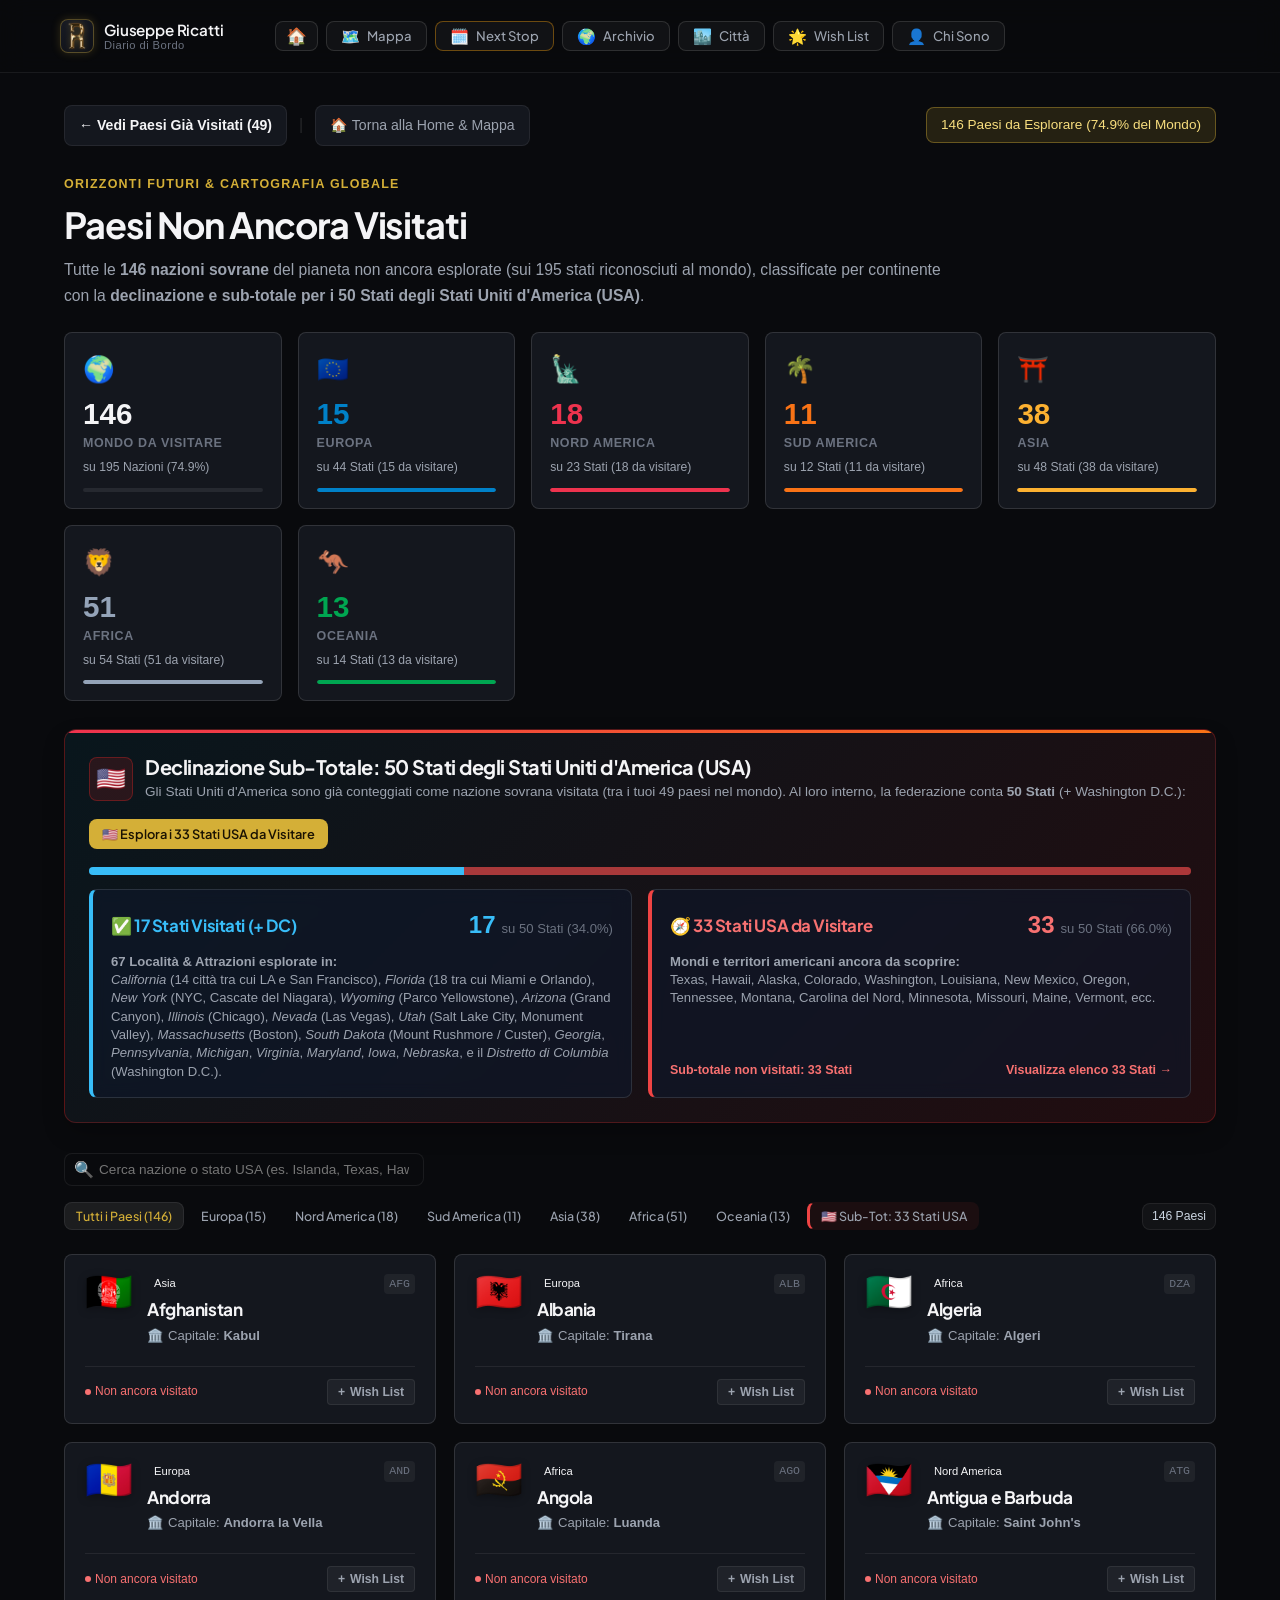
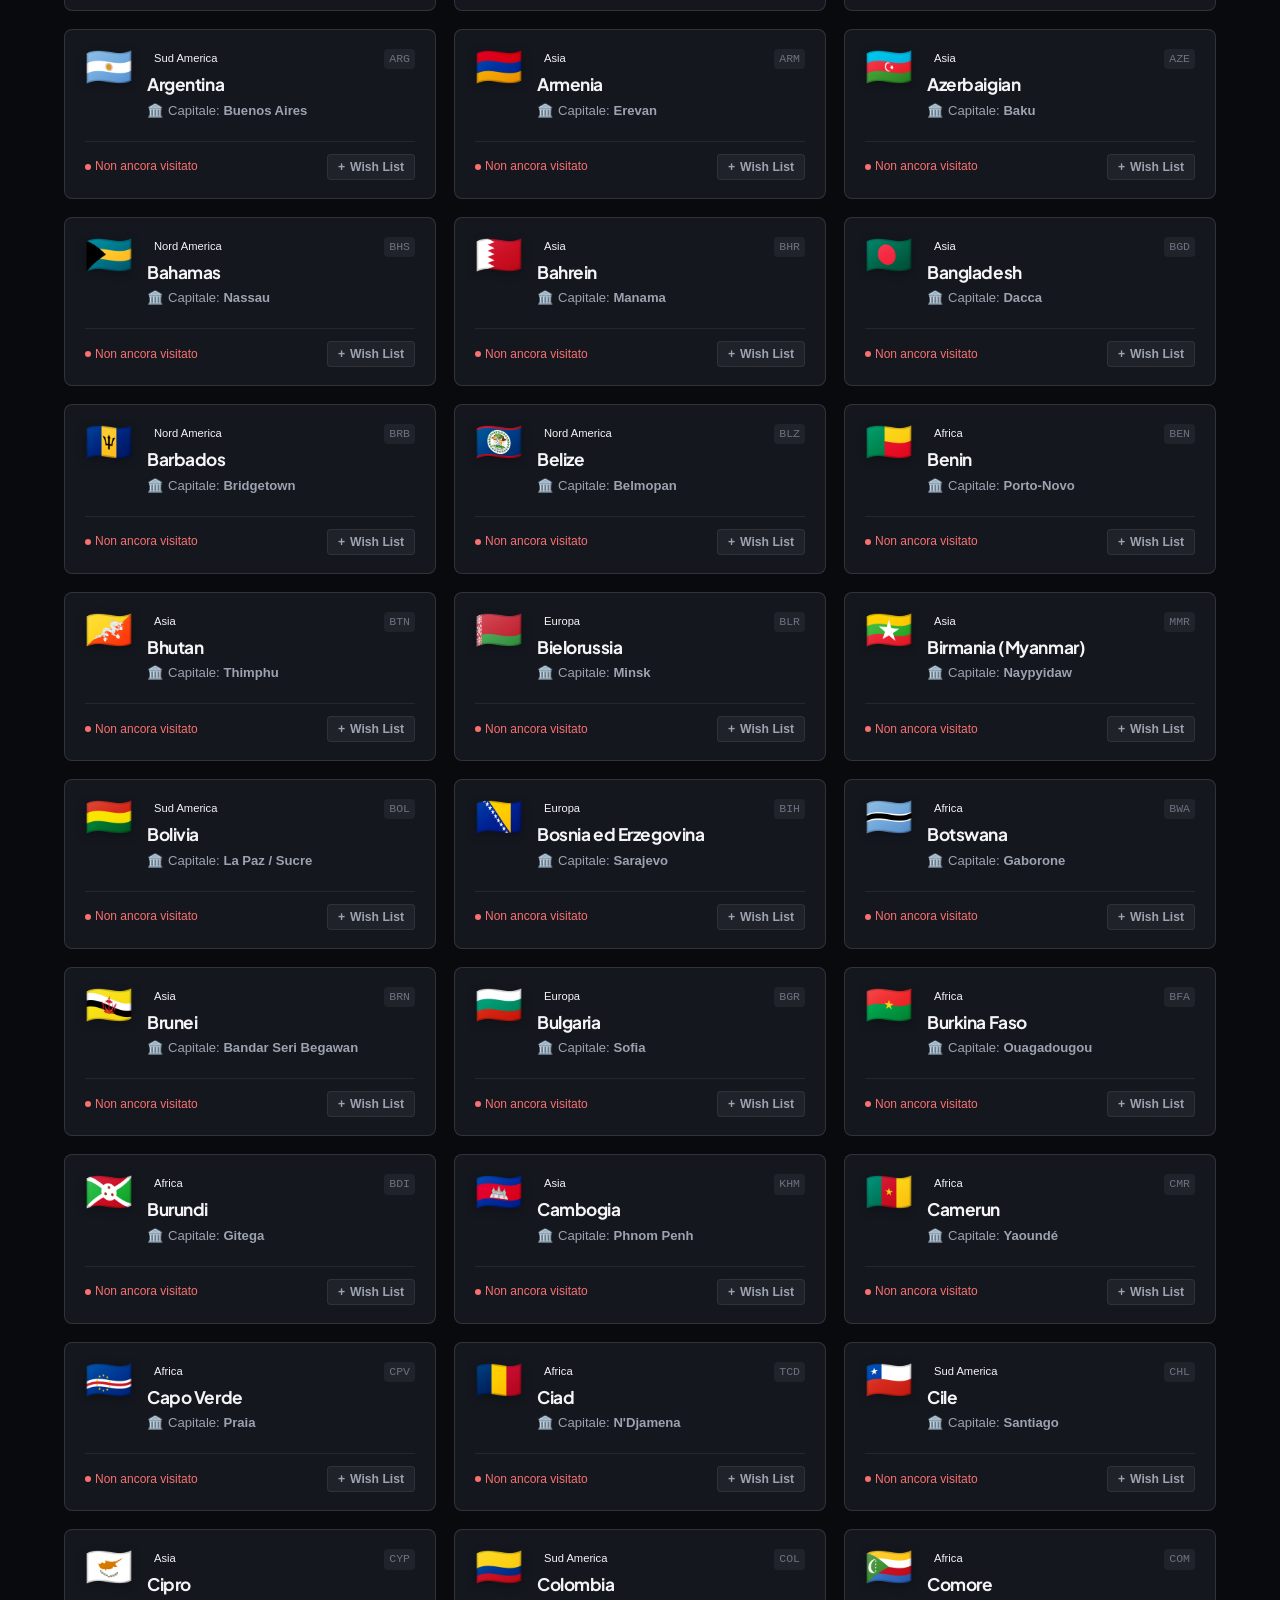
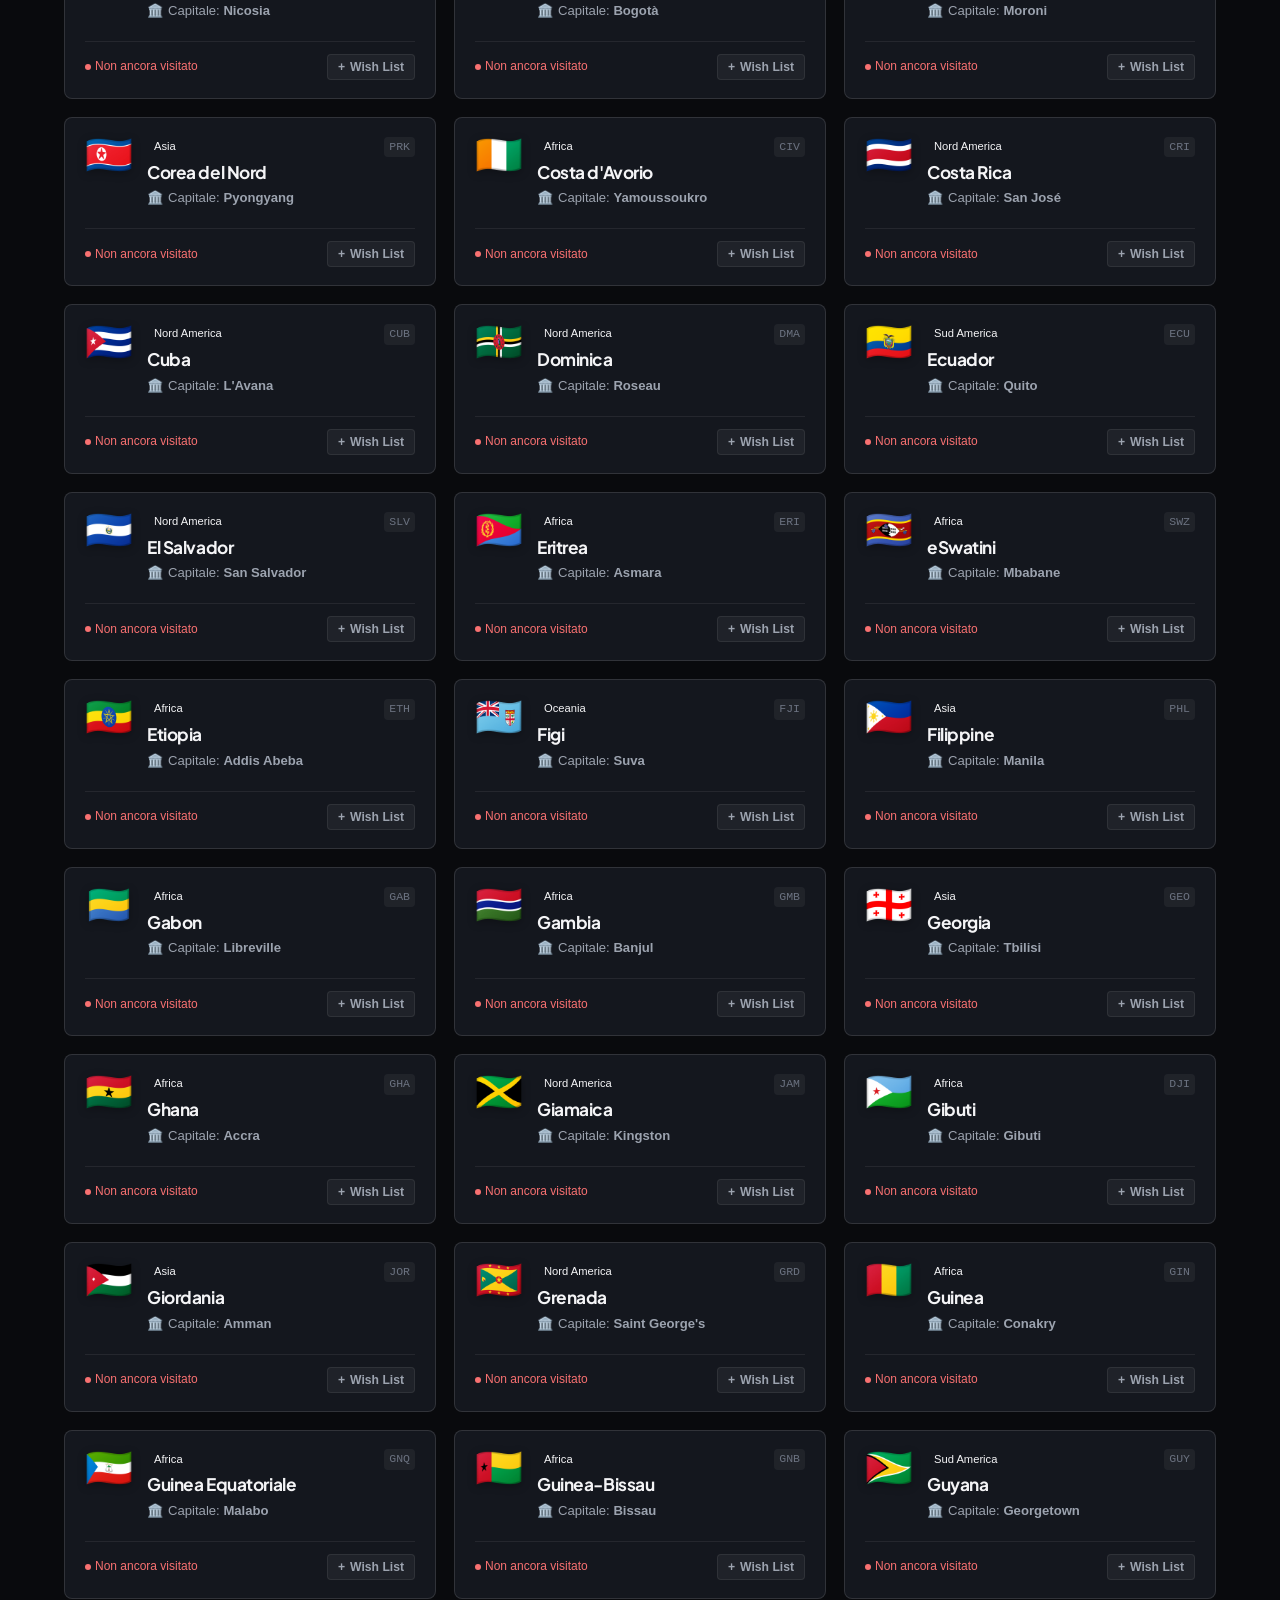
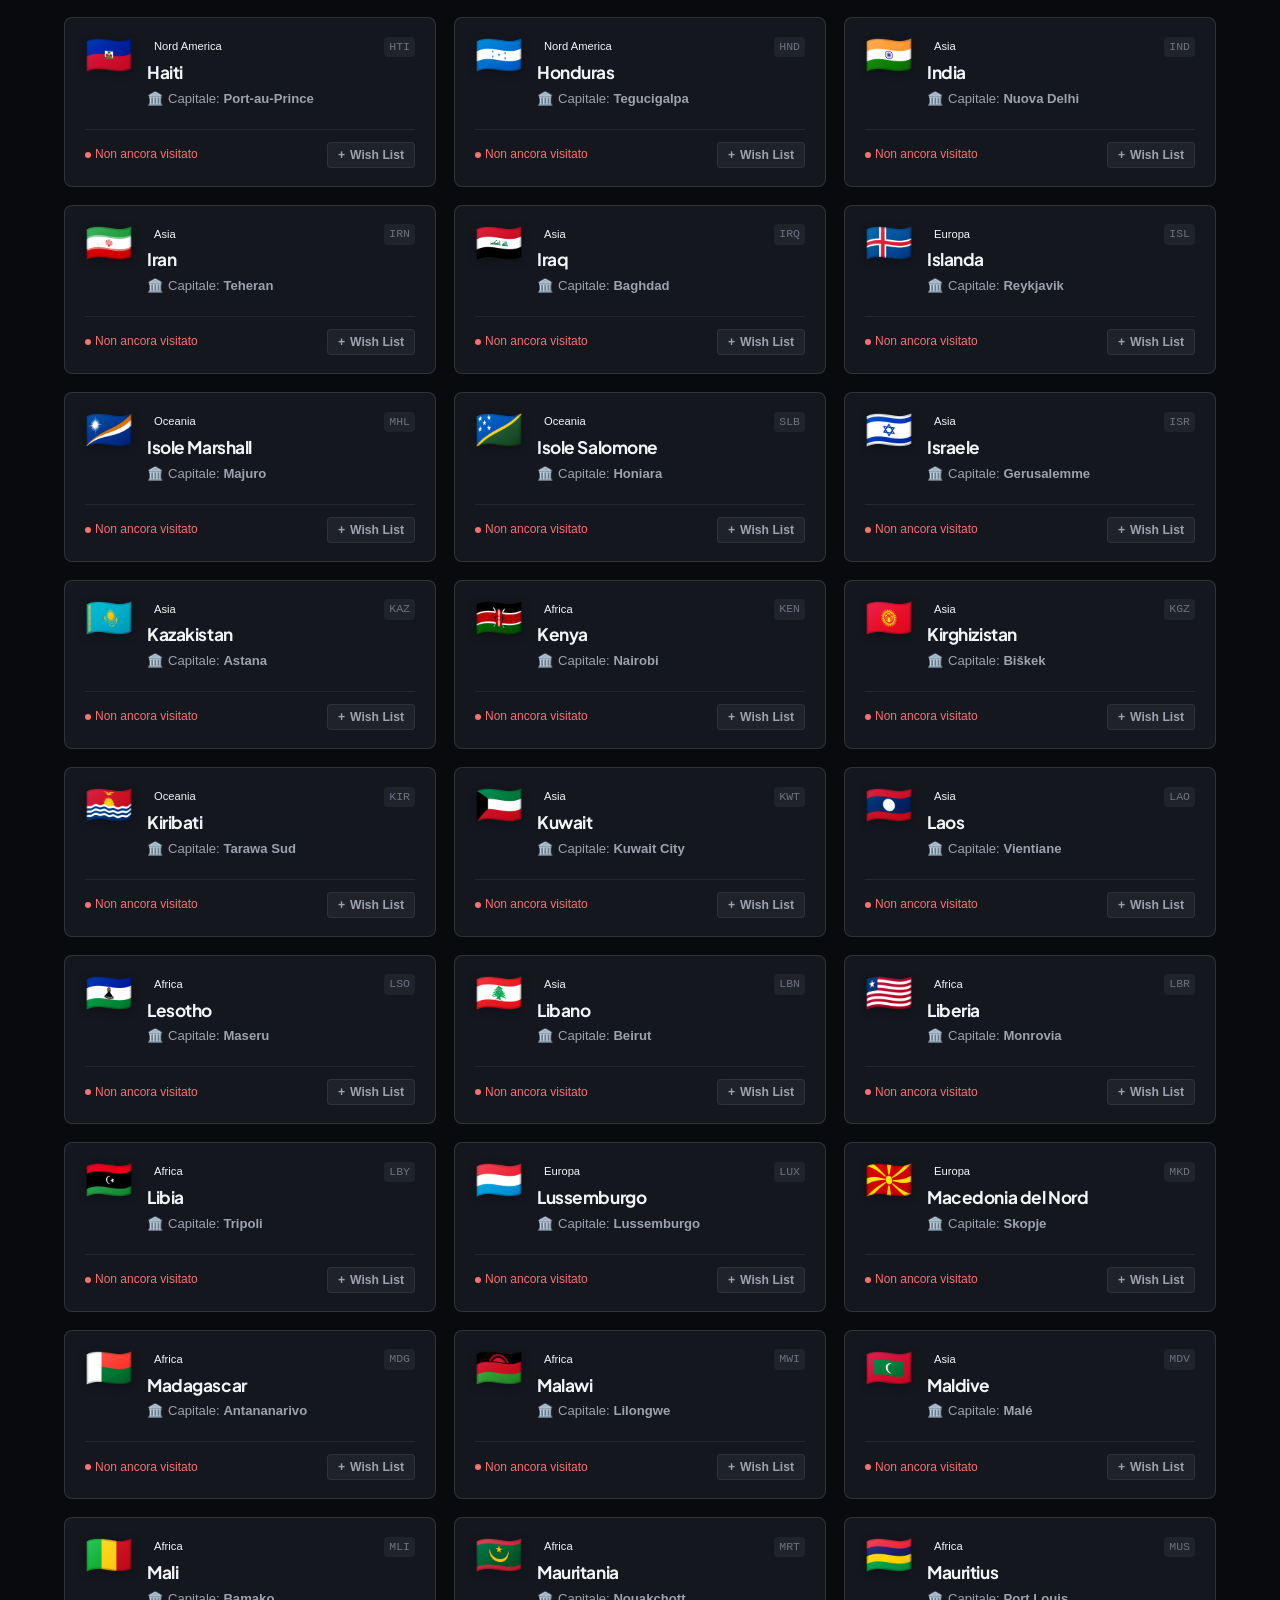
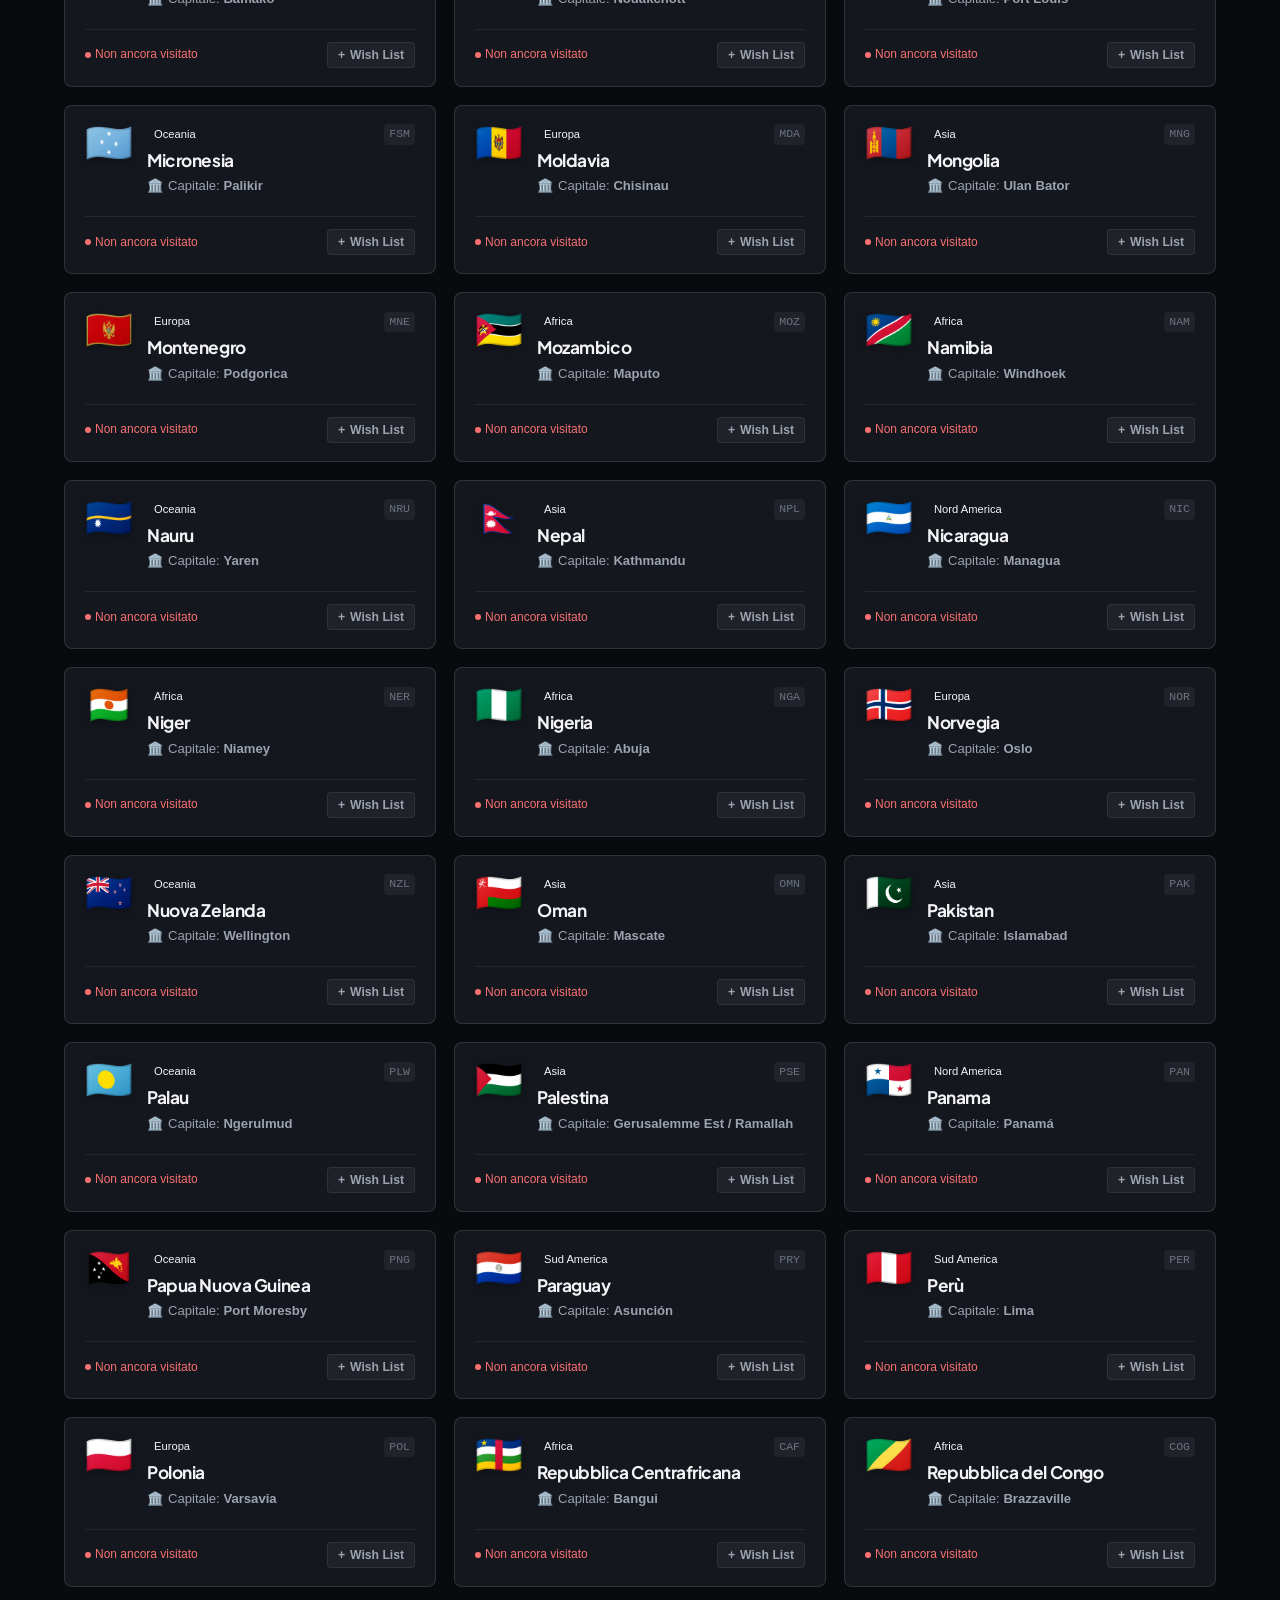
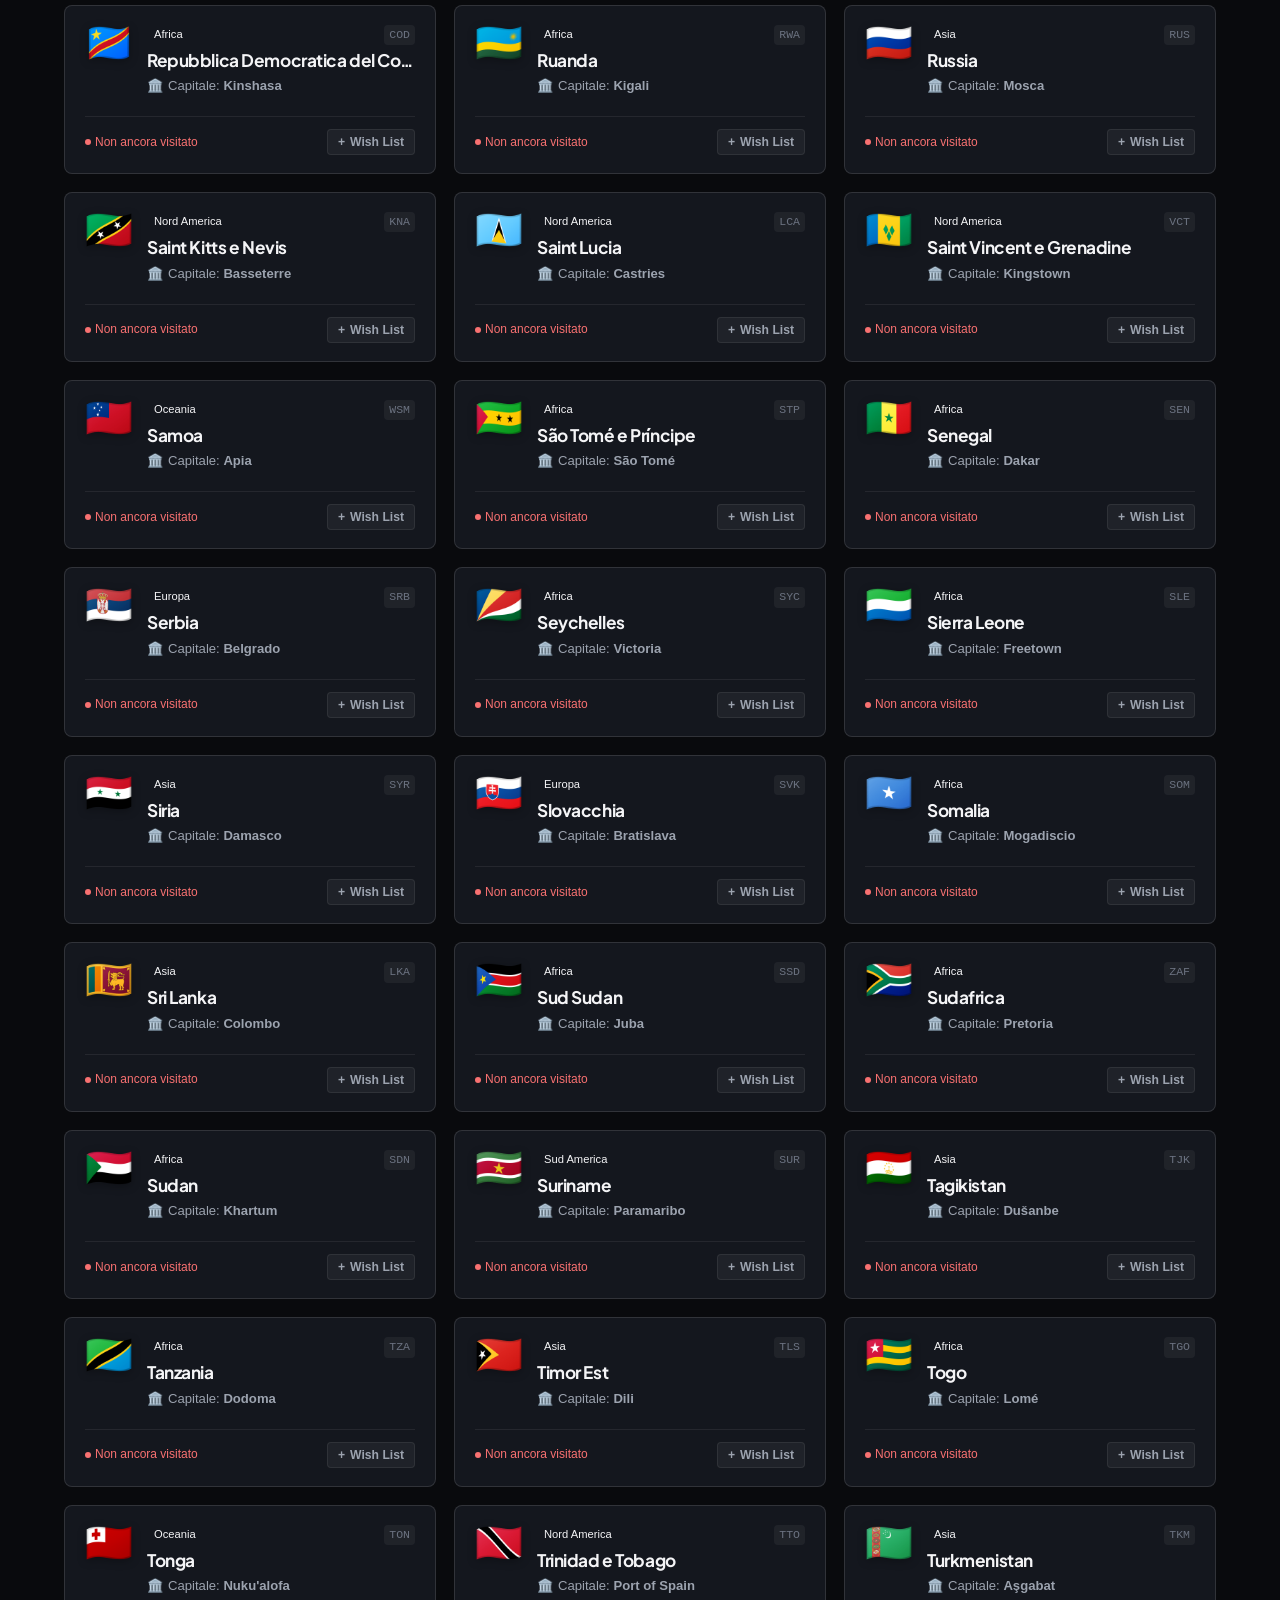
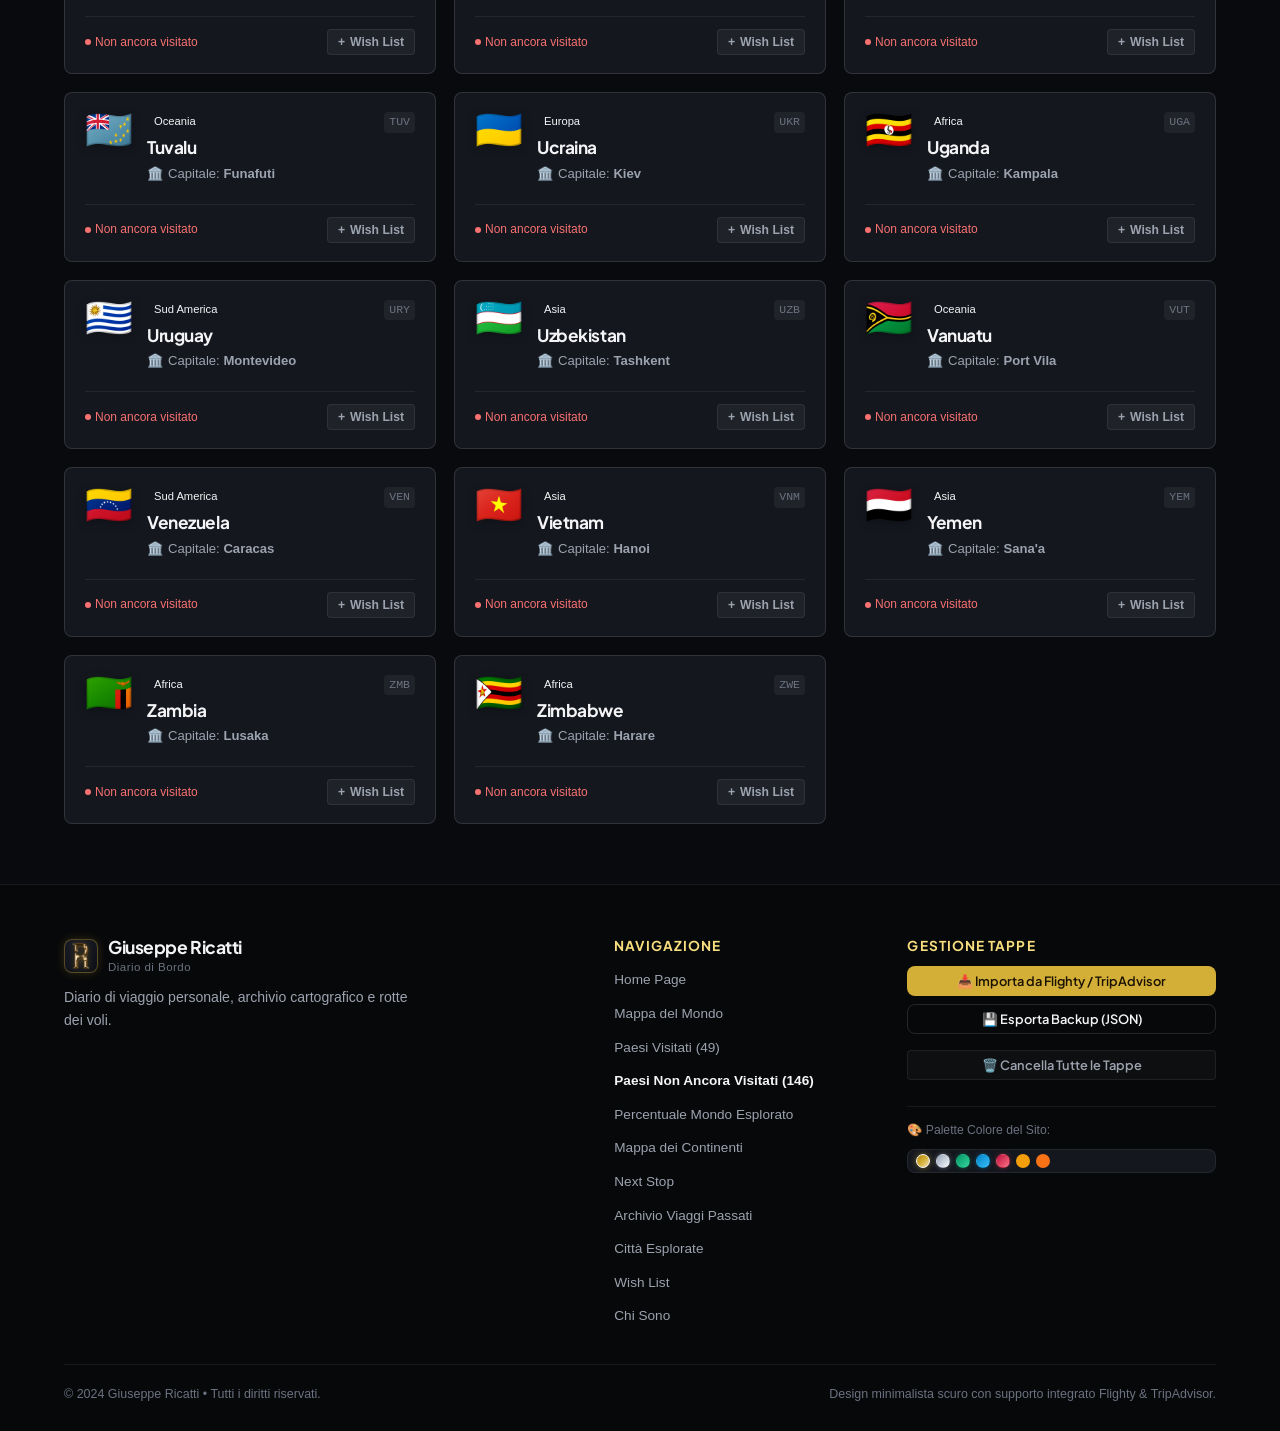
<file: paesi-non-visitati.html>
<!DOCTYPE html>
<html lang="it">
<head>
  <meta charset="UTF-8">
  <meta name="viewport" content="width=device-width, initial-scale=1.0">
  <title>Paesi Non Ancora Visitati • Giuseppe Ricatti</title>
  <meta name="description" content="Tutti i paesi e le nazioni del mondo non ancora visitati da Giuseppe Ricatti, divisi per continente con declinazione e sub-totale per i 50 Stati degli Stati Uniti d'America (USA).">

  <!-- Favicon -->
  <link rel="icon" href="data:image/svg+xml,<svg xmlns=%22http://www.w3.org/2000/svg%22 viewBox=%220 0 100 100%22><text y=%22.9em%22 font-size=%2290%22>🧭</text></svg>">

  <!-- Google Fonts -->
  <link rel="preconnect" href="https://fonts.googleapis.com">
  <link rel="preconnect" href="https://fonts.gstatic.com" crossorigin>
  <link href="https://fonts.googleapis.com/css2?family=Plus+Jakarta+Sans:wght@300;400;500;600;700;800&family=Space+Grotesk:wght@400;500;600;700&display=swap" rel="stylesheet">

  <!-- Foglio di Stile Principale -->
  <link rel="stylesheet" href="css/style.css">
</head>
<body>

  <!-- ======================================================================
       HEADER & NAVBAR SUPERIORE
       ====================================================================== -->
  <header class="navbar main-header" id="main-navbar">
    <div class="container navbar-inner">
      <a href="index.html#home" class="brand-logo" title="Giuseppe Ricatti - Home">
        <div class="brand-avatar"><img src="assets/logo-monogram.png" alt="R" class="brand-avatar-img"></div>
        <div class="brand-text">
          <h1>Giuseppe Ricatti</h1>
          <span class="brand-subtitle">Diario di Bordo</span>
        </div>
      </a>

      <!-- Menu a Blocchi -->
      <nav class="navbar-box-nav" id="navbar-links">
        <a href="index.html#home" class="nav-box-btn nav-box-home" title="Home">
          <span class="nav-box-icon">🏠</span>
        </a>
        <a href="index.html#mappa" class="nav-box-btn" title="Mappa Interattiva">
          <span class="nav-box-icon">🗺️</span>
          <span class="nav-box-label">Mappa</span>
        </a>
        <a href="viaggi.html?tab=upcoming" class="nav-box-btn nav-box-upcoming" title="Viaggi in Programma">
          <span class="nav-box-icon">🗓️</span>
          <span class="nav-box-label">Next Stop</span>
        </a>
        <a href="viaggi.html?tab=past" class="nav-box-btn" title="Archivio Viaggi Passati">
          <span class="nav-box-icon">🌍</span>
          <span class="nav-box-label">Archivio</span>
        </a>
        <a href="citta.html" class="nav-box-btn" title="Indice Città Esplorate nel Mondo">
          <span class="nav-box-icon">🏙️</span>
          <span class="nav-box-label">Città</span>
        </a>
        <a href="wishlist.html" class="nav-box-btn" title="Travel Wish List (Cosa Voglio Fare)">
          <span class="nav-box-icon">🌟</span>
          <span class="nav-box-label">Wish List</span>
        </a>
        <a href="chi-sono.html" class="nav-box-btn" title="Biografia & Visione">
          <span class="nav-box-icon">👤</span>
          <span class="nav-box-label">Chi Sono</span>
        </a>
      </nav>
    </div>
  </header>

  <!-- ======================================================================
       MAIN CONTENT: ELENCO PAESI NON ANCORA VISITATI
       ====================================================================== -->
  <main class="page-main-content">
    <div class="container">

      <!-- Barra di Ritorno e Switch Veloce -->
      <div class="back-to-home-bar" style="display: flex; justify-content: space-between; align-items: center; flex-wrap: wrap; gap: 10px;">
        <div style="display: flex; gap: 12px; align-items: center; flex-wrap: wrap;">
          <a href="paesi.html" class="back-home-link" style="color: var(--accent); font-weight: 600;">
            ← Vedi Paesi Già Visitati (49)
          </a>
          <span style="color: var(--border-medium);">|</span>
          <a href="index.html#home" class="back-home-link">
            🏠 Torna alla Home & Mappa
          </a>
        </div>
        <div id="unvisited-summary-badge" class="badge badge-accent" style="font-size: 0.85rem; padding: 6px 14px;">
          146 Paesi da Esplorare (74.9% del Mondo)
        </div>
      </div>

      <!-- Intestazione Sezione -->
      <div class="section-header" style="text-align: left; margin-bottom: 24px;">
        <span class="section-tag">Orizzonti Futuri & Cartografia Globale</span>
        <h2 class="section-title">Paesi Non Ancora Visitati</h2>
        <p class="section-subtitle" style="margin: 0; max-width: 880px;">
          Tutte le <strong>146 nazioni sovrane</strong> del pianeta non ancora esplorate (sui 195 stati riconosciuti al mondo), classificate per continente con la <strong>declinazione e sub-totale per i 50 Stati degli Stati Uniti d'America (USA)</strong>.
        </p>
      </div>

      <!-- Griglia Hero Statistiche Continenti -->
      <div class="unvisited-hero-stats" id="unvisited-hero-stats">
        <!-- Renderizzato via JavaScript -->
      </div>

      <!-- ==================================================================
           PANNELLO SPECIALE: DECLINAZIONE SUB-TOTALE STATI DEGLI STATI UNITI D'AMERICA (USA)
           ================================================================== -->
      <div class="americhe-subtotal-panel" id="usa-states-subtotal-panel" style="background: linear-gradient(135deg, rgba(14, 116, 144, 0.12) 0%, rgba(220, 38, 38, 0.12) 100%); border-color: rgba(220, 38, 38, 0.3);">
        <div class="americhe-panel-header">
          <div class="americhe-panel-title">
            <div class="americhe-badge-icon" style="background: rgba(220, 38, 38, 0.15); border-color: rgba(220, 38, 38, 0.35);">🇺🇸</div>
            <div>
              <h3 style="display: flex; align-items: center; gap: 8px;">
                Declinazione Sub-Totale: 50 Stati degli Stati Uniti d'America (USA)
              </h3>
              <p>
                Gli Stati Uniti d'America sono già conteggiati come nazione sovrana visitata (tra i tuoi 49 paesi nel mondo). Al loro interno, la federazione conta <strong>50 Stati</strong> (+ Washington D.C.):
              </p>
            </div>
          </div>
          <div style="display: flex; align-items: center; gap: 8px; flex-wrap: wrap;">
            <button class="btn btn-sm btn-accent" onclick="filterUnvisited('USA_STATES', document.querySelector('[data-continent=USA_STATES]'))">
              🇺🇸 Esplora i 33 Stati USA da Visitare
            </button>
          </div>
        </div>

        <!-- Progress bar USA a strisce / bandiera -->
        <div style="background: rgba(255, 255, 255, 0.08); height: 8px; border-radius: 99px; overflow: hidden; display: flex; margin-bottom: 14px;" title="Progresso Stati Uniti: 34.0% Visitato (17 Stati + DC), 66.0% Da Visitare (33 Stati)">
          <div style="width: 34.0%; background: #38BDF8;" title="17 Stati USA Visitati + DC (34.0%)"></div>
          <div style="width: 66.0%; background: rgba(239, 68, 68, 0.65);" title="33 Stati USA Da Visitare (66.0%)"></div>
        </div>

        <!-- Pillole Sub-Totale: Stati USA Visitati vs Stati USA da Visitare -->
        <div class="americhe-subtotal-pills">
          <!-- Card Stati USA Visitati -->
          <div class="americhe-sub-card" style="border-left: 4px solid #38BDF8;">
            <div class="americhe-sub-top">
              <h4 style="color: #38BDF8;">✅ 17 Stati Visitati (+ DC)</h4>
              <div class="americhe-sub-counts">
                <span class="unvisited-num" style="color: #38BDF8;">17</span>
                <span class="sub-denom">su 50 Stati (34.0%)</span>
              </div>
            </div>
            <p class="americhe-sub-desc">
              <strong>67 Località & Attrazioni esplorate in:</strong><br>
              <em>California</em> (14 città tra cui LA e San Francisco), <em>Florida</em> (18 tra cui Miami e Orlando), <em>New York</em> (NYC, Cascate del Niagara), <em>Wyoming</em> (Parco Yellowstone), <em>Arizona</em> (Grand Canyon), <em>Illinois</em> (Chicago), <em>Nevada</em> (Las Vegas), <em>Utah</em> (Salt Lake City, Monument Valley), <em>Massachusetts</em> (Boston), <em>South Dakota</em> (Mount Rushmore / Custer), <em>Georgia</em>, <em>Pennsylvania</em>, <em>Michigan</em>, <em>Virginia</em>, <em>Maryland</em>, <em>Iowa</em>, <em>Nebraska</em>, e il <em>Distretto di Columbia</em> (Washington D.C.).
            </p>
          </div>

          <!-- Card 33 Stati USA Non Visitati (Cliccabile) -->
          <div class="americhe-sub-card sub-north" style="cursor: pointer; border-left: 4px solid #EF4444;" onclick="filterUnvisited('USA_STATES', document.querySelector('[data-continent=USA_STATES]'))" title="Clicca per visualizzare l'elenco dei 33 Stati USA ancora da visitare">
            <div class="americhe-sub-top">
              <h4 style="color: #F87171;">🧭 33 Stati USA da Visitare</h4>
              <div class="americhe-sub-counts">
                <span class="unvisited-num" style="color: #F87171;">33</span>
                <span class="sub-denom">su 50 Stati (66.0%)</span>
              </div>
            </div>
            <p class="americhe-sub-desc">
              <strong>Mondi e territori americani ancora da scoprire:</strong><br>
              Texas, Hawaii, Alaska, Colorado, Washington, Louisiana, New Mexico, Oregon, Tennessee, Montana, Carolina del Nord, Minnesota, Missouri, Maine, Vermont, ecc.
            </p>
            <div style="margin-top: auto; display: flex; justify-content: space-between; align-items: center; font-size: 0.78rem; color: #F87171; font-weight: 600;">
              <span>Sub-totale non visitati: 33 Stati</span>
              <span>Visualizza elenco 33 Stati →</span>
            </div>
          </div>
        </div>
      </div>

      <!-- Barra Ricerca e Filtri Continente -->
      <div class="cities-toolbar" style="margin-bottom: 24px;">
        <div class="cities-search-wrap">
          <span class="search-icon">🔍</span>
          <input type="text" id="unvisited-search-input" placeholder="Cerca nazione o stato USA (es. Islanda, Texas, Hawaii, Argentina, Oslo, Austin, Cuba)...">
        </div>
        
        <div class="continent-filters" id="unvisited-continent-filters">
          <button class="continent-btn active" data-continent="all" onclick="filterUnvisited('all', this)">Tutti i Paesi (146)</button>
          <button class="continent-btn" data-continent="Europa" onclick="filterUnvisited('Europa', this)">Europa (15)</button>
          <button class="continent-btn" data-continent="Nord America" onclick="filterUnvisited('Nord America', this)">Nord America (18)</button>
          <button class="continent-btn" data-continent="Sud America" onclick="filterUnvisited('Sud America', this)">Sud America (11)</button>
          <button class="continent-btn" data-continent="Asia" onclick="filterUnvisited('Asia', this)">Asia (38)</button>
          <button class="continent-btn" data-continent="Africa" onclick="filterUnvisited('Africa', this)">Africa (51)</button>
          <button class="continent-btn" data-continent="Oceania" onclick="filterUnvisited('Oceania', this)">Oceania (13)</button>
          <button class="continent-btn" data-continent="USA_STATES" onclick="filterUnvisited('USA_STATES', this)" style="border-left: 3px solid #EF4444; background: rgba(239, 68, 68, 0.08);">
            🇺🇸 Sub-Tot: 33 Stati USA
          </button>
        </div>

        <span class="badge badge-duration" id="unvisited-count-badge">146 Paesi</span>
      </div>

      <!-- Griglia Schede Paesi Non Visitati / Stati USA -->
      <div class="unvisited-countries-grid" id="unvisited-grid">
        <!-- Renderizzato via JavaScript -->
      </div>

    </div>
  </main>

  <!-- ======================================================================
       FOOTER
       ====================================================================== -->
  <footer class="footer">
    <div class="container">
      <div class="footer-grid">
        <div class="footer-brand">
          <div class="brand-logo mb-2">
            <div class="brand-avatar"><img src="assets/logo-monogram.png" alt="R" class="brand-avatar-img"></div>
            <div class="brand-text">
              <h3>Giuseppe Ricatti</h3>
              <span class="brand-subtitle">Diario di Bordo</span>
            </div>
          </div>
          <p class="footer-desc">
            Diario di viaggio personale, archivio cartografico e rotte dei voli.
          </p>
        </div>

        <div class="footer-nav">
          <h5>Navigazione</h5>
          <ul>
            <li><a href="index.html#home">Home Page</a></li>
            <li><a href="index.html#mappa">Mappa del Mondo</a></li>
            <li><a href="paesi.html">Paesi Visitati (49)</a></li>
            <li><a href="paesi-non-visitati.html" style="color: var(--accent); font-weight: 600;">Paesi Non Ancora Visitati (146)</a></li>
            <li><a href="statistiche.html">Percentuale Mondo Esplorato</a></li>
            <li><a href="continenti.html">Mappa dei Continenti</a></li>
            <li><a href="viaggi.html?tab=upcoming">Next Stop</a></li>
            <li><a href="viaggi.html?tab=past">Archivio Viaggi Passati</a></li>
            <li><a href="citta.html">Città Esplorate</a></li>
            <li><a href="wishlist.html">Wish List</a></li>
            <li><a href="chi-sono.html">Chi Sono</a></li>
          </ul>
        </div>

        <div class="footer-backup">
          <h5>Gestione Tappe</h5>
          <div class="backup-buttons">
            <button class="btn btn-accent btn-sm w-100" onclick="window.travelApp ? (window.travelApp.openImportModal ? window.travelApp.openImportModal('flighty') : window.location.href='index.html#mappa') : window.location.href='index.html#mappa'">
              📥 Importa da Flighty / TripAdvisor
            </button>
            <button class="btn btn-outline btn-sm w-100" onclick="window.travelApp ? (window.travelApp.exportData ? window.travelApp.exportData() : (window.travelApp.exportDataAsJson ? window.travelApp.exportDataAsJson() : null)) : null">
              💾 Esporta Backup (JSON)
            </button>
            <button class="btn btn-icon btn-danger btn-sm w-100 mt-2" onclick="window.travelApp ? window.travelApp.confirmClearAllTrips() : null">
              🗑️ Cancella Tutte le Tappe
            </button>
            <!-- Selettore Palette Colori del Sito -->
            <div class="footer-theme-picker-block" style="margin-top: 18px; padding-top: 14px; border-top: 1px solid var(--border-subtle); text-align: left;">
              <span style="display: block; font-size: 0.76rem; color: var(--text-muted); margin-bottom: 8px; font-weight: 500;">🎨 Palette Colore del Sito:</span>
              <div class="theme-picker" title="Scegli la tonalità colore della mappa e del sito">
                <span class="theme-dot theme-dot-gold active" data-theme="gold" onclick="window.travelApp.setTheme('gold')" title="Oro Monogramma R (Colore Principale)"></span>
                <span class="theme-dot theme-dot-silver" data-theme="silver" onclick="window.travelApp.setTheme('silver')" title="Argento Puro (Argentata)"></span>
                <span class="theme-dot theme-dot-emerald" data-theme="emerald" onclick="window.travelApp.setTheme('emerald')" title="Verde Smeraldo Elegante"></span>
                <span class="theme-dot theme-dot-azure" data-theme="azure" onclick="window.travelApp.setTheme('azure')" title="Azzurro Ceruleo Elegante"></span>
                <span class="theme-dot theme-dot-ruby" data-theme="ruby" onclick="window.travelApp.setTheme('ruby')" title="Rosso Rubino Elegante"></span>
                <span class="theme-dot theme-dot-amber" data-theme="amber" onclick="window.travelApp.setTheme('amber')" title="Ambra Calda"></span>
                <span class="theme-dot theme-dot-terracotta" data-theme="terracotta" onclick="window.travelApp.setTheme('terracotta')" title="Terracotta"></span>
              </div>
            </div>
          </div>
        </div>
      </div>

      <div class="footer-bottom">
        <p>© 2024 Giuseppe Ricatti • Tutti i diritti riservati.</p>
        <p>Design minimalista scuro con supporto integrato Flighty & TripAdvisor.</p>
      </div>
    </div>
  </footer>

  <!-- SCRIPTS -->
  <script src="js/tripadvisor_cities.js"></script>
  <script src="js/sovereign_countries.js"></script>
  <script src="js/usa_states.js"></script>
  <script src="js/data.js"></script>
  <script src="js/app.js"></script>
  <script>
    let activeFilter = "all";
    let searchQuery = "";

    function initUnvisitedPage() {
      if (!window.travelManager) {
        setTimeout(initUnvisitedPage, 100);
        return;
      }
      renderHeroStats();
      renderUnvisitedList();

      const searchInput = document.getElementById("unvisited-search-input");
      if (searchInput) {
        searchInput.addEventListener("input", (e) => {
          searchQuery = e.target.value.toLowerCase().trim();
          renderUnvisitedList();
        });
      }
    }

    function renderHeroStats() {
      const heroContainer = document.getElementById("unvisited-hero-stats");
      if (!heroContainer) return;

      const breakdown = window.travelManager.getUnvisitedContinentalBreakdown();
      const usaData = window.travelManager.getUSAStatesBreakdown ? window.travelManager.getUSAStatesBreakdown() : { unvisitedCount: 33, visitedCount: 17 };

      const cardsData = [
        {
          icon: "🌍",
          title: "Mondo da Visitare",
          val: `${breakdown.totalUnvisited}`,
          sub: `su ${breakdown.totalWorldSovereign} Nazioni (${breakdown.worldUnvisitedPercentage}%)`,
          color: "var(--accent)"
        },
        {
          icon: "🇪🇺",
          title: "Europa",
          val: `${breakdown.continents.find(c => c.name === 'Europa')?.unvisitedCount || 15}`,
          sub: `su 44 Stati (15 da visitare)`,
          color: "#0081C8"
        },
        {
          icon: "🗽",
          title: "Nord America",
          val: `${breakdown.continents.find(c => c.name === 'Nord America')?.unvisitedCount || 18}`,
          sub: `su 23 Stati (18 da visitare)`,
          color: "#EE334E"
        },
        {
          icon: "🌴",
          title: "Sud America",
          val: `${breakdown.continents.find(c => c.name === 'Sud America')?.unvisitedCount || 11}`,
          sub: `su 12 Stati (11 da visitare)`,
          color: "#F97316"
        },
        {
          icon: "⛩️",
          title: "Asia",
          val: `${breakdown.continents.find(c => c.name === 'Asia')?.unvisitedCount || 38}`,
          sub: `su 48 Stati (38 da visitare)`,
          color: "#FCB131"
        },
        {
          icon: "🦁",
          title: "Africa",
          val: `${breakdown.continents.find(c => c.name === 'Africa')?.unvisitedCount || 51}`,
          sub: `su 54 Stati (51 da visitare)`,
          color: "#94A3B8"
        },
        {
          icon: "🦘",
          title: "Oceania",
          val: `${breakdown.continents.find(c => c.name === 'Oceania')?.unvisitedCount || 13}`,
          sub: `su 14 Stati (13 da visitare)`,
          color: "#00A651"
        }
      ];

      heroContainer.innerHTML = cardsData.map(c => `
        <div class="unvisited-stat-card">
          <span class="stat-icon-top">${c.icon}</span>
          <div class="stat-val-huge" style="color: ${c.color};">${c.val}</div>
          <div class="stat-label-sub">${c.title}</div>
          <div style="font-size: 0.76rem; color: var(--text-secondary); margin-top: 4px;">${c.sub}</div>
          <div class="stat-progress-bar">
            <div class="stat-progress-fill" style="width: 100%; background: ${c.color};"></div>
          </div>
        </div>
      `).join("");
    }

    function filterUnvisited(filterKey, btnElement) {
      activeFilter = filterKey;

      const buttons = document.querySelectorAll("#unvisited-continent-filters .continent-btn");
      buttons.forEach(b => b.classList.remove("active"));
      if (btnElement) {
        btnElement.classList.add("active");
      } else {
        const found = Array.from(buttons).find(b => b.getAttribute("data-continent") === filterKey);
        if (found) found.classList.add("active");
      }

      renderUnvisitedList();
    }

    function renderUnvisitedList() {
      const grid = document.getElementById("unvisited-grid");
      const countBadge = document.getElementById("unvisited-count-badge");
      if (!grid || !window.travelManager) return;

      // MODALITÀ SUB-TOTALE: STATI DEGLI STATI UNITI D'AMERICA (USA)
      if (activeFilter === "USA_STATES") {
        const usaData = window.travelManager.getUSAStatesBreakdown ? window.travelManager.getUSAStatesBreakdown() : null;
        let states = usaData ? usaData.unvisitedStates : [];

        if (searchQuery) {
          states = states.filter(s => 
            s.name.toLowerCase().includes(searchQuery) ||
            s.capital.toLowerCase().includes(searchQuery) ||
            s.code.toLowerCase().includes(searchQuery)
          );
        }

        if (countBadge) {
          countBadge.textContent = `${states.length} Stati USA`;
        }

        if (states.length === 0) {
          grid.innerHTML = `
            <div class="empty-state" style="grid-column: 1 / -1; padding: 40px; text-align: center;">
              <div style="font-size: 2.5rem; margin-bottom: 12px;">🔍</div>
              <h3>Nessuno stato USA trovato</h3>
              <p style="color: var(--text-muted);">Nessuno stato non visitato corrisponde alla ricerca "${searchQuery}".</p>
              <button class="btn btn-sm btn-outline" onclick="document.getElementById('unvisited-search-input').value=''; searchQuery=''; renderUnvisitedList();">
                Azzera ricerca
              </button>
            </div>
          `;
          return;
        }

        grid.innerHTML = states.map(s => `
          <div class="unvisited-card" style="border-top: 3px solid #EF4444;">
            <div class="unvisited-card-top">
              <span class="unvisited-card-flag">🇺🇸</span>
              <div class="unvisited-card-info">
                <div style="display: flex; align-items: center; justify-content: space-between; gap: 6px; margin-bottom: 4px;">
                  <span class="continent-badge cont-NordAmerica" style="font-size: 0.7rem; padding: 2px 7px;">
                    Stati Uniti d'America
                  </span>
                  <span style="font-size: 0.72rem; font-family: monospace; font-weight: 700; color: #EF4444; background: rgba(239, 68, 68, 0.1); padding: 1px 6px; border-radius: 4px;">
                    ${s.code}
                  </span>
                </div>
                <h3>${s.name}</h3>
                <div class="unvisited-card-capital">
                  <span>🏛️</span>
                  <span>Capitale: <strong>${s.capital}</strong></span>
                </div>
              </div>
            </div>

            <div class="unvisited-card-footer">
              <span style="font-size: 0.75rem; color: #F87171; display: inline-flex; align-items: center; gap: 4px; font-weight: 500;">
                <span style="display: inline-block; width: 6px; height: 6px; border-radius: 50%; background: #EF4444;"></span>
                Stato USA da Visitare
              </span>

              <button class="btn-wishlist-add" onclick="addCountryToWishlist('${s.name.replace(/'/g, "\\'")}', 'Nord America', 'Stati Uniti')" title="Aggiungi ${s.name} (USA) alla Wish List">
                <span>+</span> Wish List
              </button>
            </div>
          </div>
        `).join("");
        return;
      }

      // MODALITÀ ORDINARIA: 146 PAESI DEL MONDO NON VISITATI
      const allUnvisited = window.travelManager.getUnvisitedCountriesList();

      let filtered = allUnvisited;

      if (activeFilter !== "all") {
        filtered = filtered.filter(c => c.continent === activeFilter);
      }

      if (searchQuery) {
        filtered = filtered.filter(c => 
          c.name.toLowerCase().includes(searchQuery) ||
          c.capital.toLowerCase().includes(searchQuery) ||
          c.code.toLowerCase().includes(searchQuery) ||
          c.continent.toLowerCase().includes(searchQuery)
        );
      }

      if (countBadge) {
        countBadge.textContent = `${filtered.length} ${filtered.length === 1 ? 'Paese' : 'Paesi'}`;
      }

      if (filtered.length === 0) {
        grid.innerHTML = `
          <div class="empty-state" style="grid-column: 1 / -1; padding: 40px; text-align: center;">
            <div style="font-size: 2.5rem; margin-bottom: 12px;">🔍</div>
            <h3>Nessun paese trovato</h3>
            <p style="color: var(--text-muted);">Nessun paese non visitato corrisponde alla ricerca "${searchQuery}".</p>
            <button class="btn btn-sm btn-outline" onclick="document.getElementById('unvisited-search-input').value=''; searchQuery=''; renderUnvisitedList();">
              Azzera ricerca
            </button>
          </div>
        `;
        return;
      }

      grid.innerHTML = filtered.map(c => {
        let contBadgeClass = "cont-Europa";
        if (c.continent === "Asia") contBadgeClass = "cont-Asia";
        else if (c.continent === "Africa") contBadgeClass = "cont-Africa";
        else if (c.continent === "Nord America") contBadgeClass = "cont-NordAmerica";
        else if (c.continent === "Sud America") contBadgeClass = "cont-SudAmerica";
        else if (c.continent === "Oceania") contBadgeClass = "cont-Oceania";

        return `
          <div class="unvisited-card">
            <div class="unvisited-card-top">
              <span class="unvisited-card-flag">${c.flag || '📍'}</span>
              <div class="unvisited-card-info">
                <div style="display: flex; align-items: center; justify-content: space-between; gap: 6px; margin-bottom: 4px;">
                  <span class="continent-badge ${contBadgeClass}" style="font-size: 0.7rem; padding: 2px 7px;">
                    ${c.continent}
                  </span>
                  <span style="font-size: 0.72rem; font-family: monospace; color: var(--text-muted); background: rgba(255, 255, 255, 0.05); padding: 1px 5px; border-radius: 4px;">
                    ${c.code}
                  </span>
                </div>
                <h3>${c.name}</h3>
                <div class="unvisited-card-capital">
                  <span>🏛️</span>
                  <span>Capitale: <strong>${c.capital}</strong></span>
                </div>
              </div>
            </div>

            <div class="unvisited-card-footer">
              <span style="font-size: 0.75rem; color: #F87171; display: inline-flex; align-items: center; gap: 4px; font-weight: 500;">
                <span style="display: inline-block; width: 6px; height: 6px; border-radius: 50%; background: #F87171;"></span>
                Non ancora visitato
              </span>

              <button class="btn-wishlist-add" onclick="addCountryToWishlist('${c.name.replace(/'/g, "\\'")}', '${c.continent.replace(/'/g, "\\'")}')" title="Aggiungi ${c.name} alla Travel Wish List">
                <span>+</span> Wish List
              </button>
            </div>
          </div>
        `;
      }).join("");
    }

    function addCountryToWishlist(name, continent, parentCountry) {
      if (!window.travelApp) {
        alert("Travel App non ancora inizializzata.");
        return;
      }
      
      const pwd = prompt("🔐 Per aggiungere una meta alla Wish List inserisci la password di autorizzazione:");
      if (pwd === null) return;
      if (pwd !== "C4rl422022022!") {
        alert("❌ Password errata. Operazione annullata.");
        return;
      }

      const note = prompt(`Aggiungi una nota o motivo per visitare ${name} (opzionale):`, "Da esplorare");
      if (note === null) return;

      const title = parentCountry ? `Viaggio in USA: ${name}` : `Esplorare ${name}`;
      const desc = parentCountry ? `Tappa nello Stato di ${name} (${parentCountry}) - ${note || 'Da visitare'}` : (note || `Viaggio alla scoperta di ${name}`);

      const newItem = {
        title: title,
        destination: name,
        country: parentCountry || name,
        continent: continent,
        category: "Cultura & Natura",
        description: desc,
        priority: "Media",
        completed: false
      };

      if (window.travelManager && typeof window.travelManager.addBucketListItem === "function") {
        window.travelManager.addBucketListItem(newItem);
        alert(`✅ "${name}" aggiunto con successo alla tua Travel Wish List!`);
      } else {
        alert("Errore nell'aggiunta alla Wish List.");
      }
    }

    document.addEventListener("DOMContentLoaded", initUnvisitedPage);
  </script>
</body>
</html>
</file>
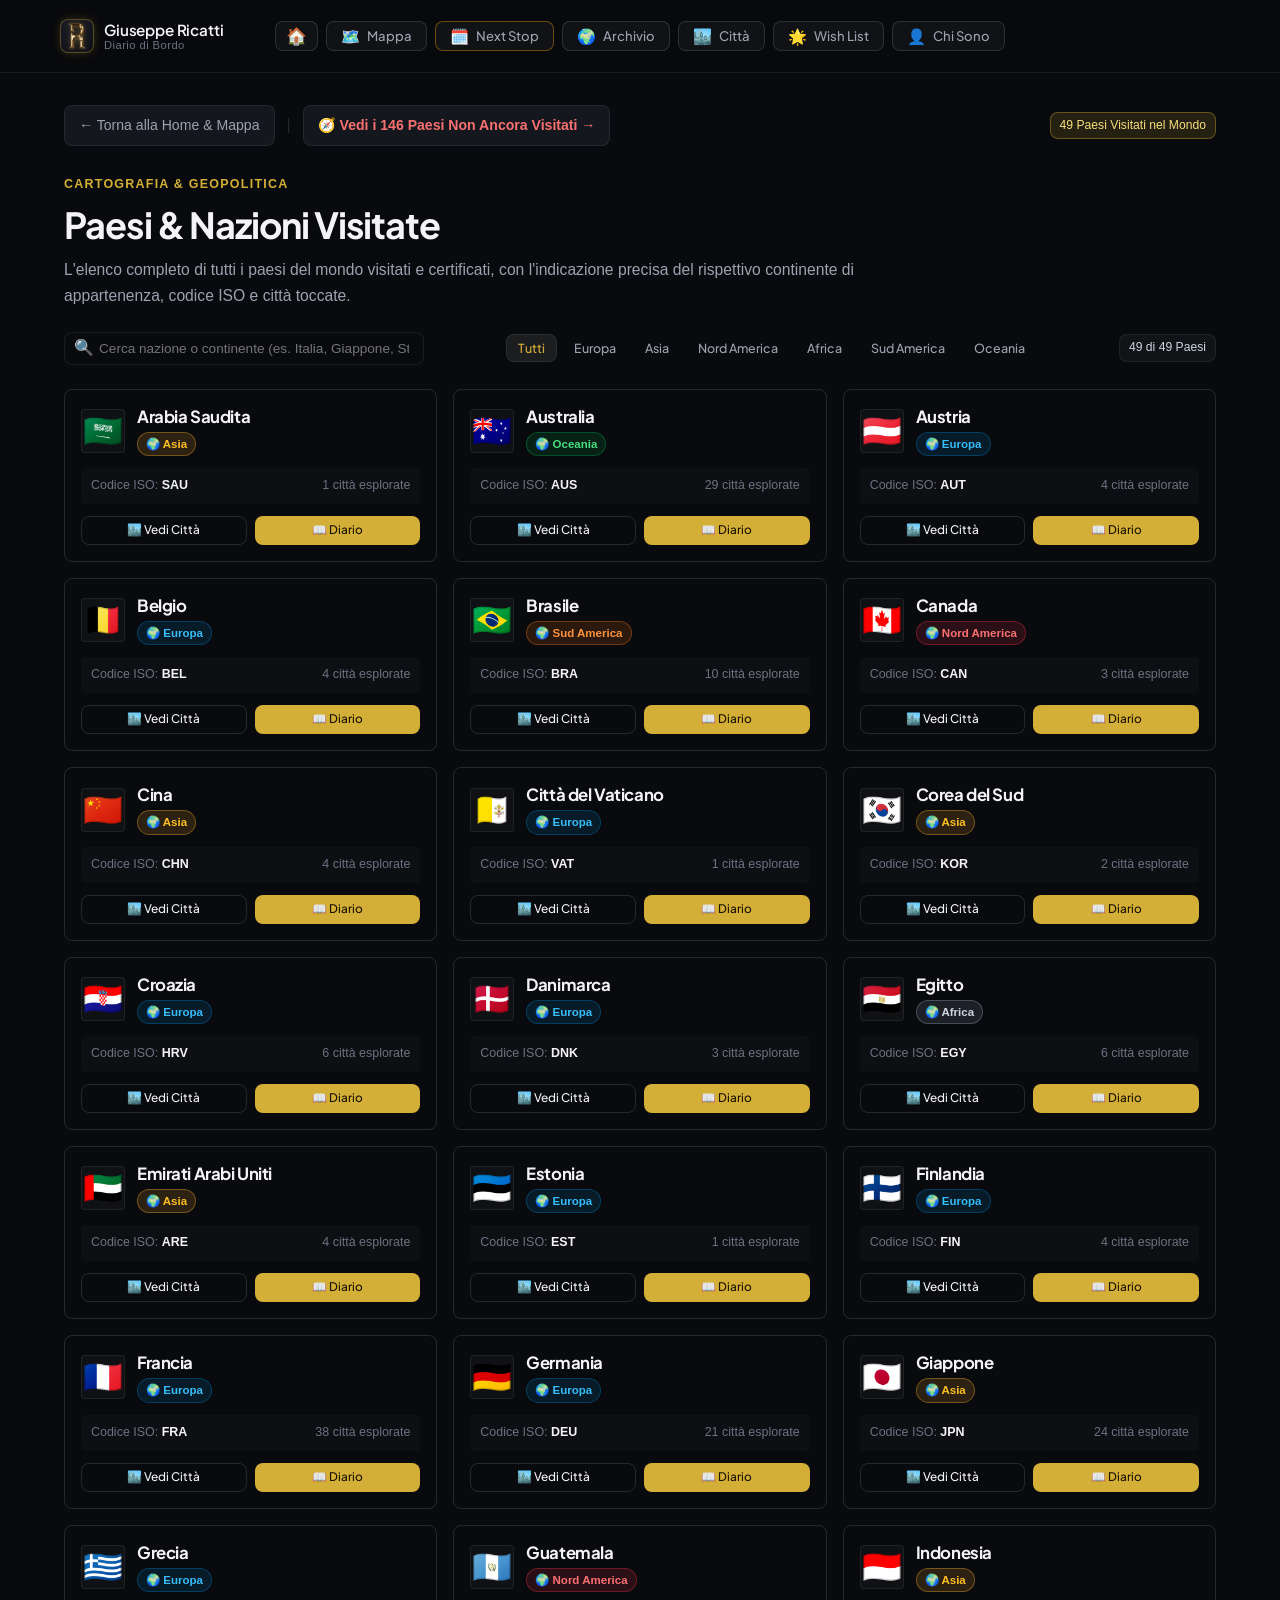
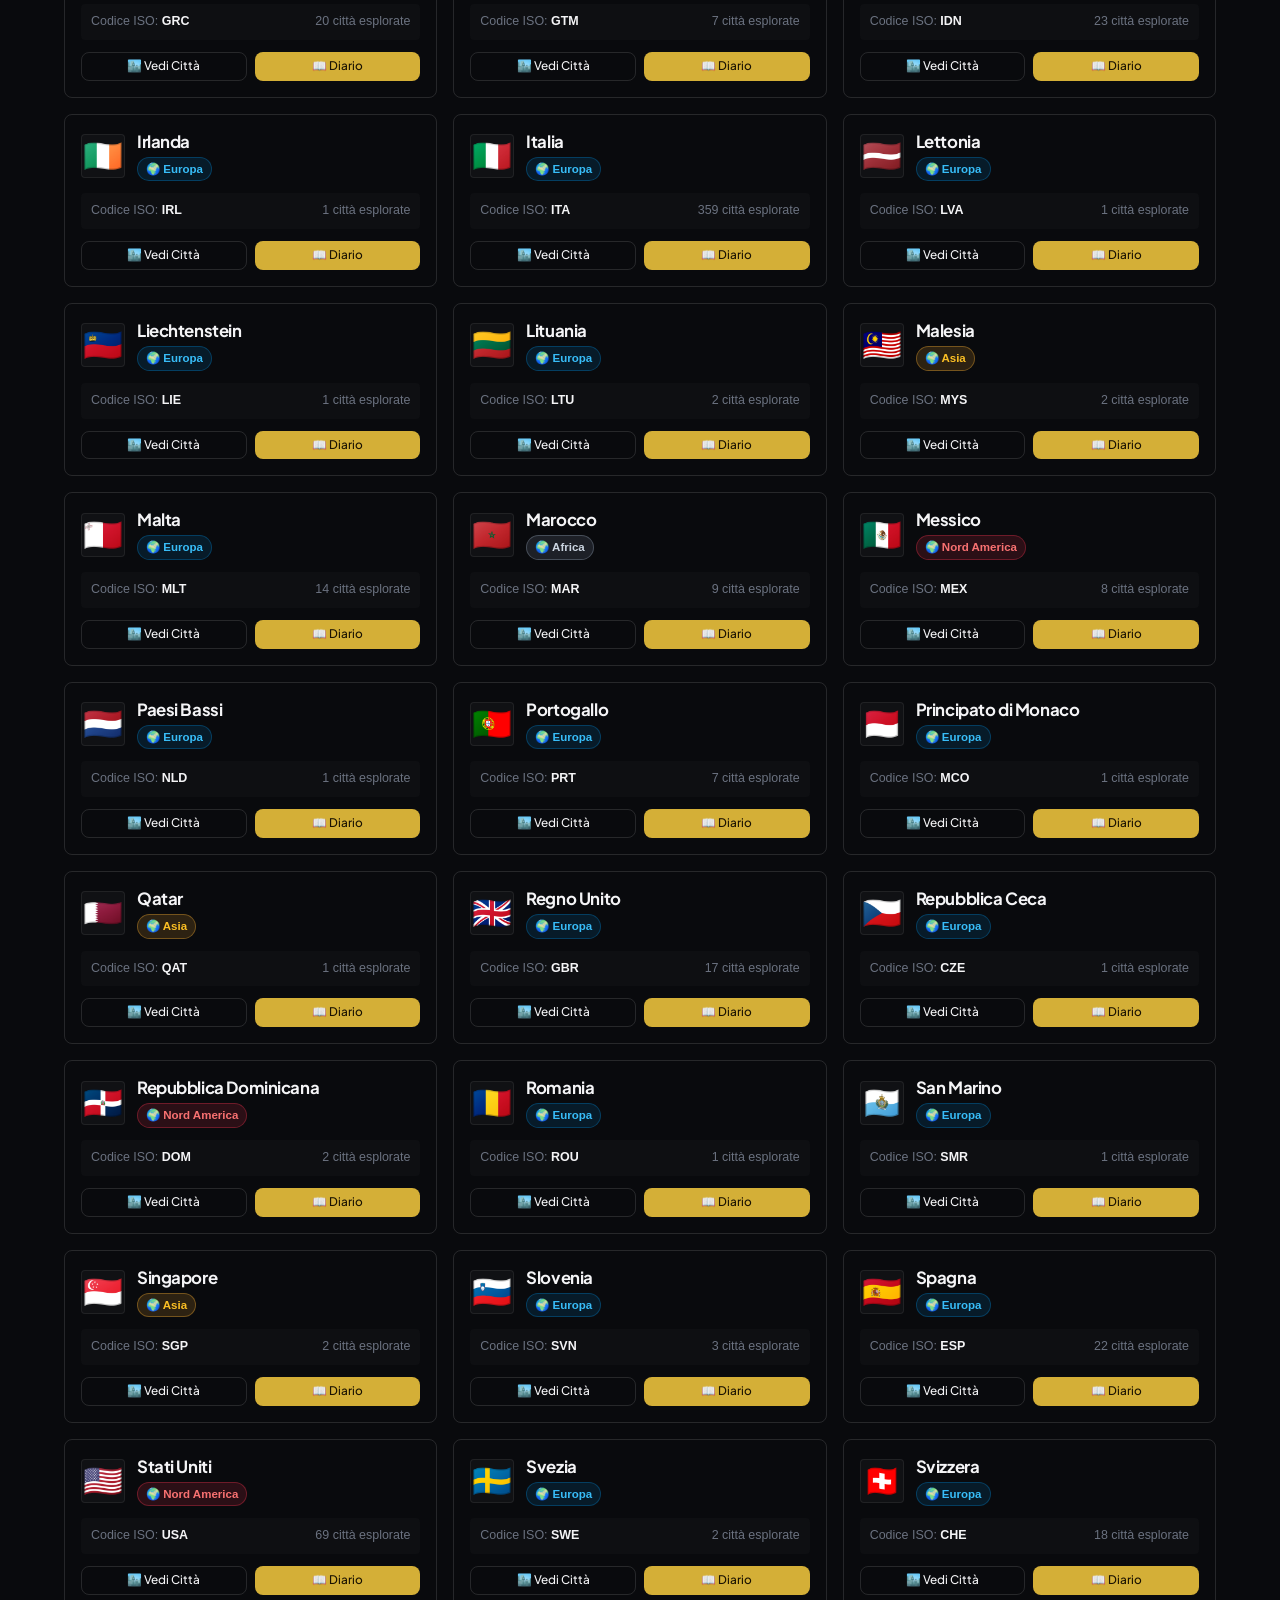
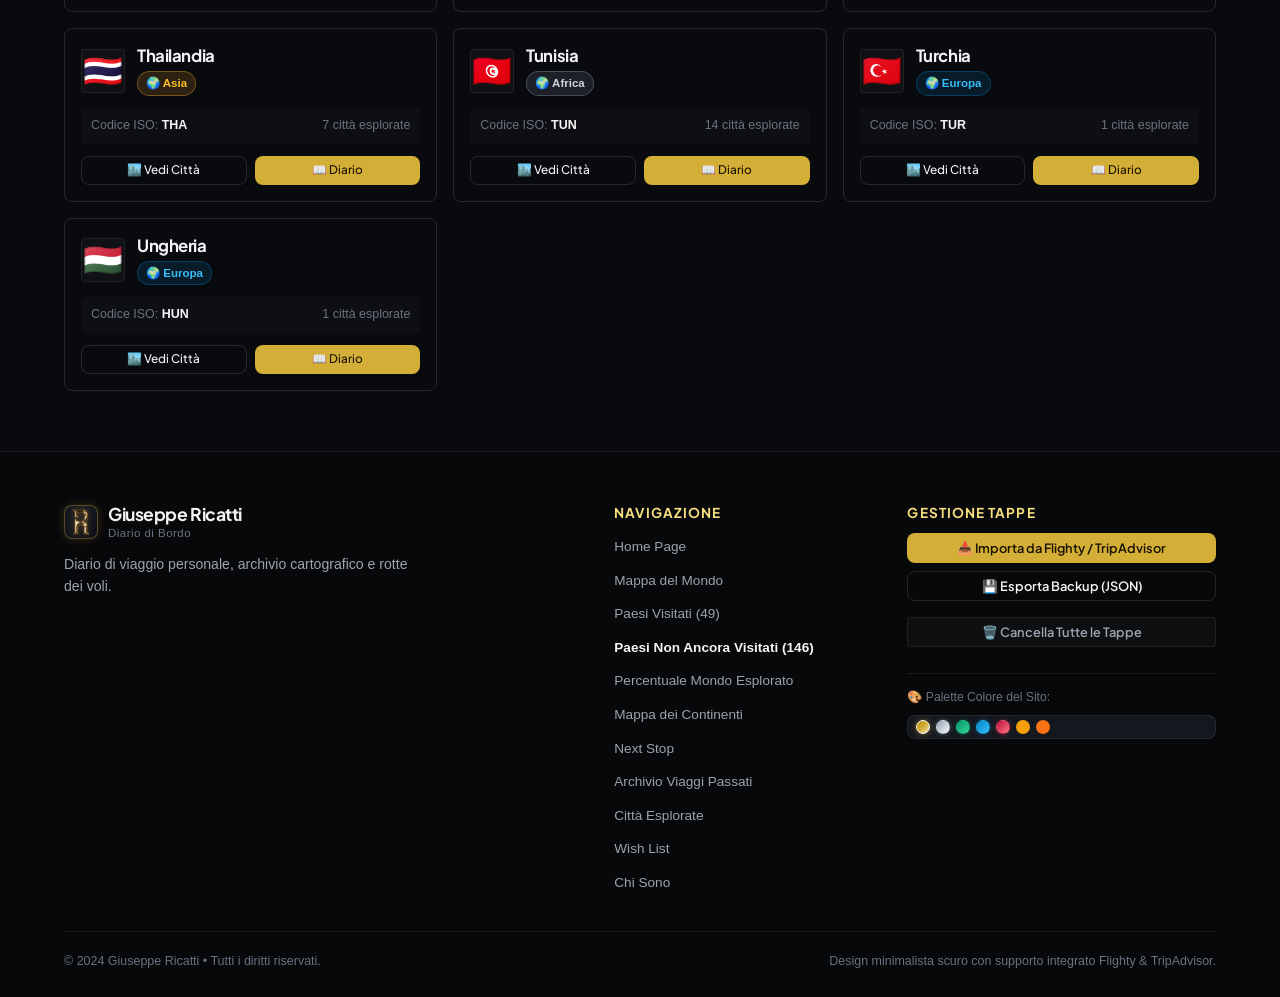
<file: paesi.html>
<!DOCTYPE html>
<html lang="it">
<head>
  <meta charset="UTF-8">
  <meta name="viewport" content="width=device-width, initial-scale=1.0">
  <title>Paesi Visitati nel Mondo • Giuseppe Ricatti</title>
  <meta name="description" content="Elenco completo di tutti i paesi e nazioni visitate da Giuseppe Ricatti, classificate per continente di appartenenza.">

  <!-- Favicon -->
  <link rel="icon" href="data:image/svg+xml,<svg xmlns=%22http://www.w3.org/2000/svg%22 viewBox=%220 0 100 100%22><text y=%22.9em%22 font-size=%2290%22>🌍</text></svg>">

  <!-- Google Fonts -->
  <link rel="preconnect" href="https://fonts.googleapis.com">
  <link rel="preconnect" href="https://fonts.gstatic.com" crossorigin>
  <link href="https://fonts.googleapis.com/css2?family=Plus+Jakarta+Sans:wght@300;400;500;600;700;800&family=Space+Grotesk:wght@400;500;600;700&display=swap" rel="stylesheet">

  <!-- Foglio di Stile Principale -->
  <link rel="stylesheet" href="css/style.css">
</head>
<body>

  <!-- ======================================================================
       HEADER & NAVBAR SUPERIORE
       ====================================================================== -->
  <header class="navbar main-header" id="main-navbar">
    <div class="container navbar-inner">
      <a href="index.html#home" class="brand-logo" title="Giuseppe Ricatti - Home">
        <div class="brand-avatar"><img src="assets/logo-monogram.png" alt="R" class="brand-avatar-img"></div>
        <div class="brand-text">
          <h1>Giuseppe Ricatti</h1>
          <span class="brand-subtitle">Diario di Bordo</span>
        </div>
      </a>

      <!-- Menu a Blocchi -->
      <nav class="navbar-box-nav" id="navbar-links">
        <a href="index.html#home" class="nav-box-btn nav-box-home" title="Home">
          <span class="nav-box-icon">🏠</span>
        </a>
        <a href="index.html#mappa" class="nav-box-btn" title="Mappa Interattiva">
          <span class="nav-box-icon">🗺️</span>
          <span class="nav-box-label">Mappa</span>
        </a>
        <a href="viaggi.html?tab=upcoming" class="nav-box-btn nav-box-upcoming" title="Viaggi in Programma">
          <span class="nav-box-icon">🗓️</span>
          <span class="nav-box-label">Next Stop</span>
        </a>
        <a href="viaggi.html?tab=past" class="nav-box-btn" title="Archivio Viaggi Passati">
          <span class="nav-box-icon">🌍</span>
          <span class="nav-box-label">Archivio</span>
        </a>
        <a href="citta.html" class="nav-box-btn" title="Indice Città Esplorate nel Mondo">
          <span class="nav-box-icon">🏙️</span>
          <span class="nav-box-label">Città</span>
        </a>
        <a href="wishlist.html" class="nav-box-btn" title="Travel Wish List (Cosa Voglio Fare)">
          <span class="nav-box-icon">🌟</span>
          <span class="nav-box-label">Wish List</span>
        </a>
        <a href="chi-sono.html" class="nav-box-btn" title="Biografia & Visione">
          <span class="nav-box-icon">👤</span>
          <span class="nav-box-label">Chi Sono</span>
        </a>
      </nav>
    </div>
  </header>

  <!-- ======================================================================
       MAIN CONTENT: ELENCO PAESI VISITATI CON CONTINENTE
       ====================================================================== -->
  <main class="page-main-content">
    <div class="container">

      <!-- Barra di Ritorno alla Home & Switch Non Visitati -->
      <div class="back-to-home-bar" style="display: flex; justify-content: space-between; align-items: center; flex-wrap: wrap; gap: 10px;">
        <div style="display: flex; gap: 12px; align-items: center; flex-wrap: wrap;">
          <a href="index.html#home" class="back-home-link">
            ← Torna alla Home & Mappa
          </a>
          <span style="color: var(--border-medium);">|</span>
          <a href="paesi-non-visitati.html" class="back-home-link" style="color: #F87171; font-weight: 600;">
            🧭 Vedi i 146 Paesi Non Ancora Visitati →
          </a>
        </div>
        <div id="countries-summary-badge" class="badge badge-accent">
          Caricamento nazioni...
        </div>
      </div>


      <!-- Intestazione Sezione -->
      <div class="section-header" style="text-align: left; margin-bottom: 24px;">
        <span class="section-tag">Cartografia & Geopolitica</span>
        <h2 class="section-title">Paesi & Nazioni Visitate</h2>
        <p class="section-subtitle" style="margin: 0; max-width: 820px;">
          L'elenco completo di tutti i paesi del mondo visitati e certificati, con l'indicazione precisa del rispettivo continente di appartenenza, codice ISO e città toccate.
        </p>
      </div>

      <!-- Barra Ricerca e Filtri Continente -->
      <div class="cities-toolbar" style="margin-bottom: 24px;">
        <div class="cities-search-wrap">
          <span class="search-icon">🔍</span>
          <input type="text" id="countries-search-input" placeholder="Cerca nazione o continente (es. Italia, Giappone, Stati Uniti, Europa, Asia)...">
        </div>
        
        <div class="continent-filters" id="countries-continent-filters">
          <button class="continent-btn active" data-continent="all" onclick="filterCountries('all', this)">Tutti</button>
          <button class="continent-btn" data-continent="Europa" onclick="filterCountries('Europa', this)">Europa</button>
          <button class="continent-btn" data-continent="Asia" onclick="filterCountries('Asia', this)">Asia</button>
          <button class="continent-btn" data-continent="Nord America" onclick="filterCountries('Nord America', this)">Nord America</button>
          <button class="continent-btn" data-continent="Africa" onclick="filterCountries('Africa', this)">Africa</button>
          <button class="continent-btn" data-continent="Sud America" onclick="filterCountries('Sud America', this)">Sud America</button>
          <button class="continent-btn" data-continent="Oceania" onclick="filterCountries('Oceania', this)">Oceania</button>
        </div>

        <span class="badge badge-duration" id="countries-count-badge">49 Paesi</span>
      </div>

      <!-- Griglia Schede Paesi -->
      <div class="countries-grid" id="countries-grid">
        <!-- Renderizzato via JavaScript -->
      </div>

    </div>
  </main>

  <!-- ======================================================================
       FOOTER
       ====================================================================== -->
  <footer class="footer">
    <div class="container">
      <div class="footer-grid">
        <div class="footer-brand">
          <div class="brand-logo mb-2">
            <div class="brand-avatar"><img src="assets/logo-monogram.png" alt="R" class="brand-avatar-img"></div>
            <div class="brand-text">
              <h3>Giuseppe Ricatti</h3>
              <span class="brand-subtitle">Diario di Bordo</span>
            </div>
          </div>
          <p class="footer-desc">
            Diario di viaggio personale, archivio cartografico e rotte dei voli.
          </p>
        </div>

        <div class="footer-nav">
          <h5>Navigazione</h5>
          <ul>
            <li><a href="index.html#home">Home Page</a></li>
            <li><a href="index.html#mappa">Mappa del Mondo</a></li>
            <li><a href="paesi.html">Paesi Visitati (49)</a></li>
            <li><a href="paesi-non-visitati.html" style="color: var(--accent); font-weight: 600;">Paesi Non Ancora Visitati (146)</a></li>
            <li><a href="statistiche.html">Percentuale Mondo Esplorato</a></li>
            <li><a href="continenti.html">Mappa dei Continenti</a></li>
            <li><a href="viaggi.html?tab=upcoming">Next Stop</a></li>
            <li><a href="viaggi.html?tab=past">Archivio Viaggi Passati</a></li>
            <li><a href="citta.html">Città Esplorate</a></li>
            <li><a href="wishlist.html">Wish List</a></li>
            <li><a href="chi-sono.html">Chi Sono</a></li>
          </ul>
        </div>

        <div class="footer-backup">
          <h5>Gestione Tappe</h5>
          <div class="backup-buttons">
            <button class="btn btn-accent btn-sm w-100" onclick="window.travelApp ? (window.travelApp.openImportModal ? window.travelApp.openImportModal('flighty') : window.location.href='index.html#mappa') : window.location.href='index.html#mappa'">
              📥 Importa da Flighty / TripAdvisor
            </button>
            <button class="btn btn-outline btn-sm w-100" onclick="window.travelApp ? (window.travelApp.exportData ? window.travelApp.exportData() : (window.travelApp.exportDataAsJson ? window.travelApp.exportDataAsJson() : null)) : null">
              💾 Esporta Backup (JSON)
            </button>
            <button class="btn btn-icon btn-danger btn-sm w-100 mt-2" onclick="window.travelApp ? window.travelApp.confirmClearAllTrips() : null">
              🗑️ Cancella Tutte le Tappe
            </button>
            <!-- Selettore Palette Colori del Sito -->
            <div class="footer-theme-picker-block" style="margin-top: 18px; padding-top: 14px; border-top: 1px solid var(--border-subtle); text-align: left;">
              <span style="display: block; font-size: 0.76rem; color: var(--text-muted); margin-bottom: 8px; font-weight: 500;">🎨 Palette Colore del Sito:</span>
              <div class="theme-picker" title="Scegli la tonalità colore della mappa e del sito">
                <span class="theme-dot theme-dot-gold active" data-theme="gold" onclick="window.travelApp.setTheme('gold')" title="Oro Monogramma R (Colore Principale)"></span>
                <span class="theme-dot theme-dot-silver" data-theme="silver" onclick="window.travelApp.setTheme('silver')" title="Argento Puro (Argentata)"></span>
                <span class="theme-dot theme-dot-emerald" data-theme="emerald" onclick="window.travelApp.setTheme('emerald')" title="Verde Smeraldo Elegante"></span>
                <span class="theme-dot theme-dot-azure" data-theme="azure" onclick="window.travelApp.setTheme('azure')" title="Azzurro Ceruleo Elegante"></span>
                <span class="theme-dot theme-dot-ruby" data-theme="ruby" onclick="window.travelApp.setTheme('ruby')" title="Rosso Rubino Elegante"></span>
                <span class="theme-dot theme-dot-amber" data-theme="amber" onclick="window.travelApp.setTheme('amber')" title="Ambra Calda"></span>
                <span class="theme-dot theme-dot-terracotta" data-theme="terracotta" onclick="window.travelApp.setTheme('terracotta')" title="Terracotta"></span>
              </div>
            </div>
          </div>
        </div>
      </div>

      <div class="footer-bottom">
        <p>© 2024 Giuseppe Ricatti • Tutti i diritti riservati.</p>
        <p>Design minimalista scuro con supporto integrato Flighty & TripAdvisor.</p>
      </div>
    </div>
  </footer>

  <!-- SCRIPTS -->
  <script src="js/tripadvisor_cities.js"></script>
  <script src="js/sovereign_countries.js"></script>
  <script src="js/data.js"></script>
  <script src="js/app.js"></script>
  <script>
    let activeContinentFilter = "all";
    let activeSearchQuery = "";

    function renderCountriesList() {
      const grid = document.getElementById("countries-grid");
      const summaryBadge = document.getElementById("countries-summary-badge");
      const countBadge = document.getElementById("countries-count-badge");
      if (!grid || !window.travelManager) return;

      const allCountries = window.travelManager.getVisitedCountriesList();
      
      let filtered = allCountries;
      if (activeContinentFilter !== "all") {
        filtered = filtered.filter(c => c.continent === activeContinentFilter);
      }
      if (activeSearchQuery.trim()) {
        const q = activeSearchQuery.toLowerCase().trim();
        filtered = filtered.filter(c => 
          (c.name && c.name.toLowerCase().includes(q)) ||
          (c.code && c.code.toLowerCase().includes(q)) ||
          (c.continent && c.continent.toLowerCase().includes(q))
        );
      }

      if (summaryBadge) {
        summaryBadge.textContent = `${allCountries.length} Paesi Visitati nel Mondo`;
      }
      if (countBadge) {
        countBadge.textContent = `${filtered.length} di ${allCountries.length} Paesi`;
      }

      if (filtered.length === 0) {
        grid.innerHTML = `
          <div class="col-span-all text-muted" style="text-align: center; padding: 48px; background: var(--bg-card); border-radius: var(--radius-sm); border: 1px dashed var(--border-medium);">
            Nessun paese corrisponde ai criteri di ricerca selezionati.
          </div>
        `;
        return;
      }

      let html = "";
      filtered.forEach(c => {
        const contClass = `cont-${c.continent.replace(/\s+/g, '')}`;
        const citiesText = c.citiesCount > 0 ? `${c.citiesCount} città esplorate` : "Città registrate";

        html += `
          <div class="country-card">
            <div>
              <div class="country-card-header">
                <div class="country-flag-box">${c.flag || "📍"}</div>
                <div class="country-info">
                  <h3>${c.name}</h3>
                  <span class="country-continent-badge ${contClass}">
                    🌍 ${c.continent}
                  </span>
                </div>
              </div>

              <div class="country-stats-row">
                <span>Codice ISO: <strong>${c.code}</strong></span>
                <span>${citiesText}</span>
              </div>
            </div>

            <div class="country-card-actions">
              <a href="citta.html" class="btn btn-xs btn-outline w-100" style="text-align: center;">
                🏙️ Vedi Città
              </a>
              <a href="viaggi.html?cerca=${encodeURIComponent(c.name)}" class="btn btn-xs btn-accent w-100" style="text-align: center;">
                📖 Diario
              </a>
            </div>
          </div>
        `;
      });

      grid.innerHTML = html;
    }

    function filterCountries(continentKey, btnElement) {
      activeContinentFilter = continentKey;
      const parent = document.getElementById("countries-continent-filters");
      if (parent) {
        parent.querySelectorAll(".continent-btn").forEach(b => b.classList.remove("active"));
      }
      if (btnElement) btnElement.classList.add("active");
      renderCountriesList();
    }

    document.addEventListener("DOMContentLoaded", () => {
      const searchInput = document.getElementById("countries-search-input");
      if (searchInput) {
        searchInput.addEventListener("input", (e) => {
          activeSearchQuery = e.target.value;
          renderCountriesList();
        });
      }
      setTimeout(renderCountriesList, 100);
    });
  </script>
</body>
</html>
</file>
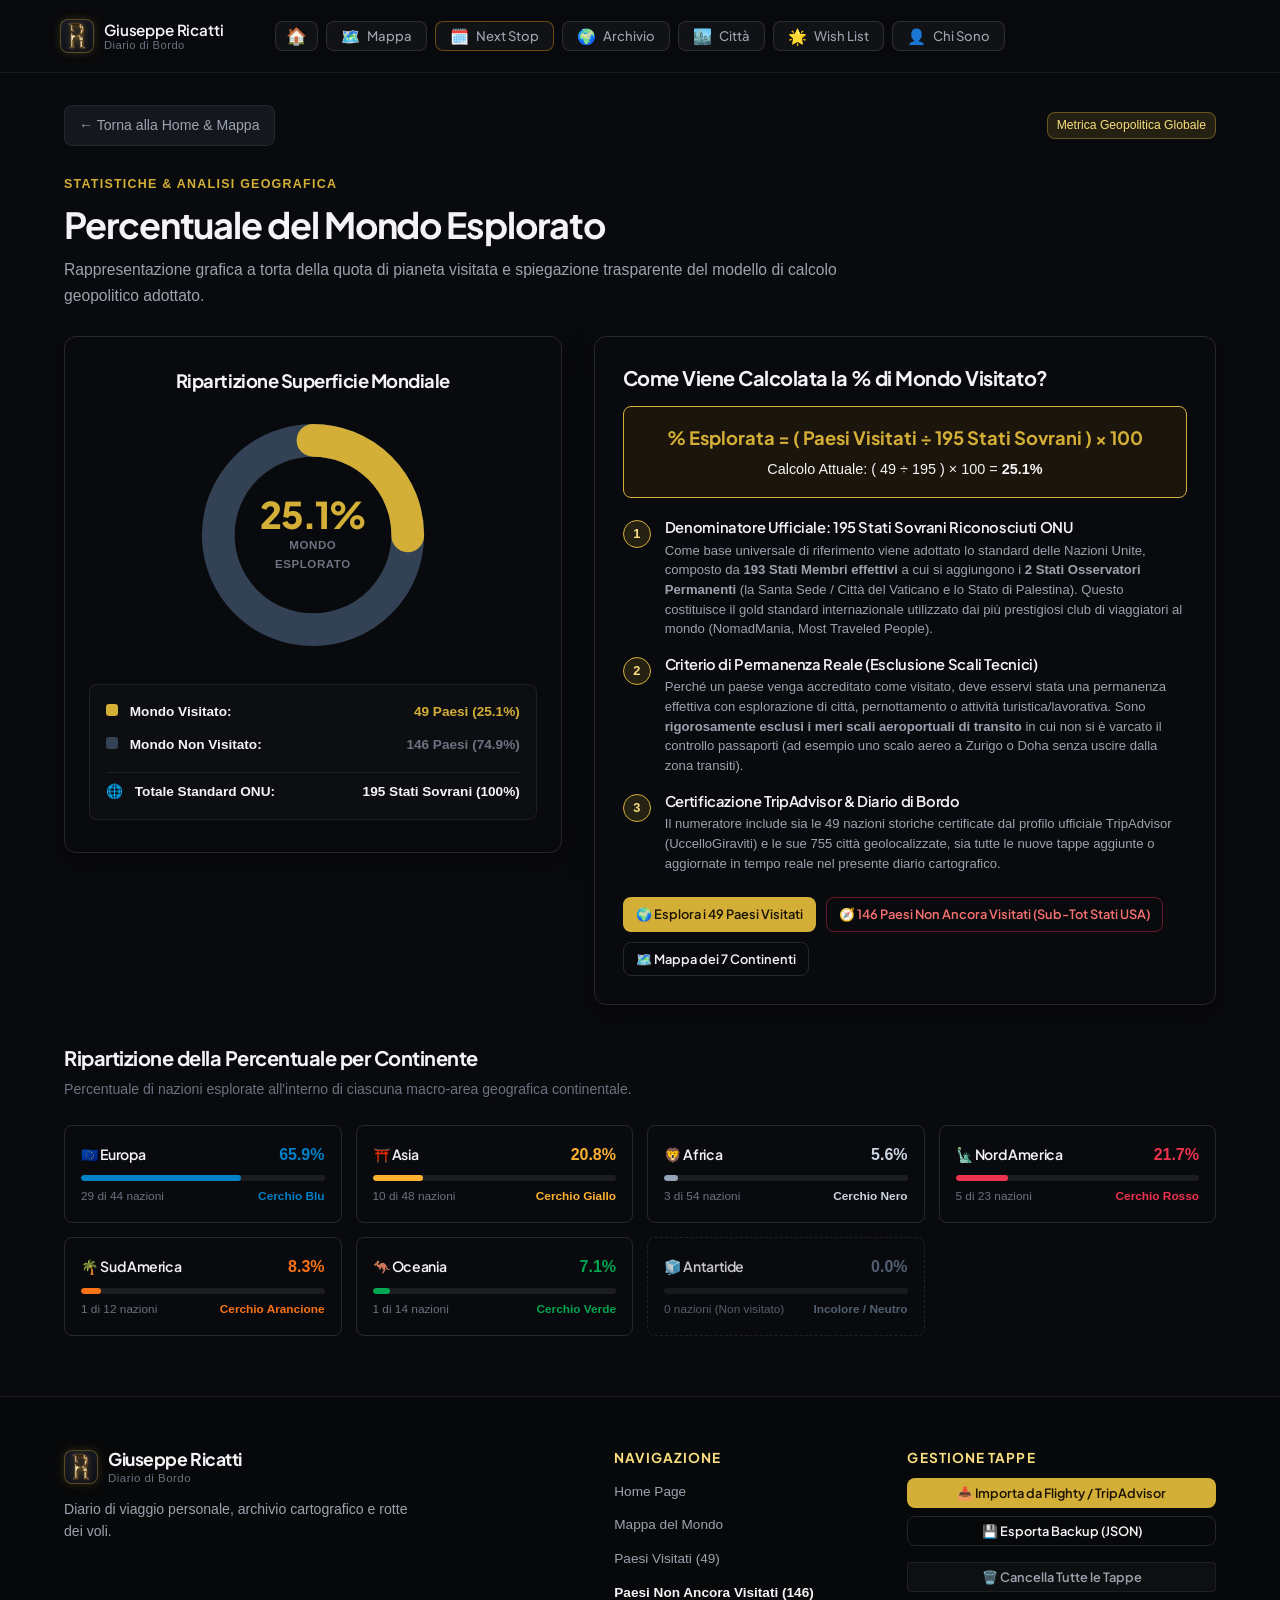
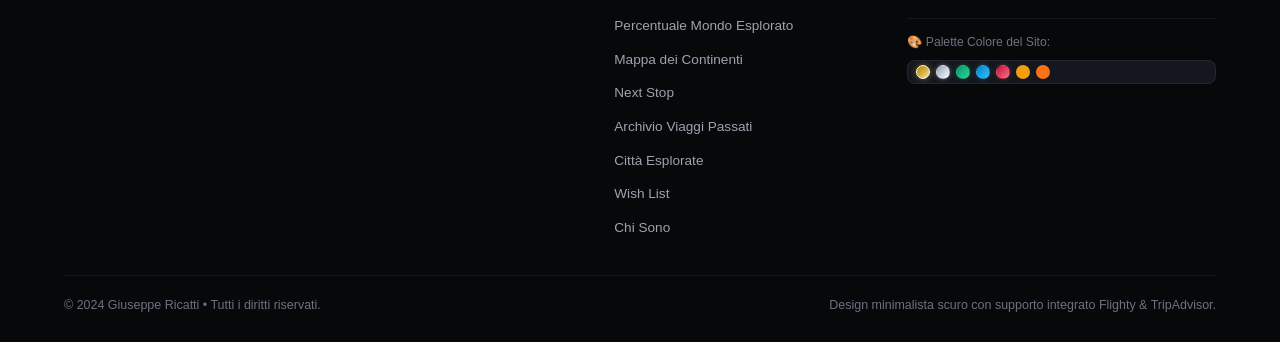
<file: statistiche.html>
<!DOCTYPE html>
<html lang="it">
<head>
  <meta charset="UTF-8">
  <meta name="viewport" content="width=device-width, initial-scale=1.0">
  <title>Percentuale Mondo Esplorato • Giuseppe Ricatti</title>
  <meta name="description" content="Grafico a torta della percentuale di mondo visitata da Giuseppe Ricatti e spiegazione dettagliata del metodo di calcolo geopolitico.">

  <!-- Favicon -->
  <link rel="icon" href="data:image/svg+xml,<svg xmlns=%22http://www.w3.org/2000/svg%22 viewBox=%220 0 100 100%22><text y=%22.9em%22 font-size=%2290%22>📊</text></svg>">

  <!-- Google Fonts -->
  <link rel="preconnect" href="https://fonts.googleapis.com">
  <link rel="preconnect" href="https://fonts.gstatic.com" crossorigin>
  <link href="https://fonts.googleapis.com/css2?family=Plus+Jakarta+Sans:wght@300;400;500;600;700;800&family=Space+Grotesk:wght@400;500;600;700&display=swap" rel="stylesheet">

  <!-- Foglio di Stile Principale -->
  <link rel="stylesheet" href="css/style.css">
</head>
<body>

  <!-- ======================================================================
       HEADER & NAVBAR SUPERIORE
       ====================================================================== -->
  <header class="navbar main-header" id="main-navbar">
    <div class="container navbar-inner">
      <a href="index.html#home" class="brand-logo" title="Giuseppe Ricatti - Home">
        <div class="brand-avatar"><img src="assets/logo-monogram.png" alt="R" class="brand-avatar-img"></div>
        <div class="brand-text">
          <h1>Giuseppe Ricatti</h1>
          <span class="brand-subtitle">Diario di Bordo</span>
        </div>
      </a>

      <!-- Menu a Blocchi -->
      <nav class="navbar-box-nav" id="navbar-links">
        <a href="index.html#home" class="nav-box-btn nav-box-home" title="Home">
          <span class="nav-box-icon">🏠</span>
        </a>
        <a href="index.html#mappa" class="nav-box-btn" title="Mappa Interattiva">
          <span class="nav-box-icon">🗺️</span>
          <span class="nav-box-label">Mappa</span>
        </a>
        <a href="viaggi.html?tab=upcoming" class="nav-box-btn nav-box-upcoming" title="Viaggi in Programma">
          <span class="nav-box-icon">🗓️</span>
          <span class="nav-box-label">Next Stop</span>
        </a>
        <a href="viaggi.html?tab=past" class="nav-box-btn" title="Archivio Viaggi Passati">
          <span class="nav-box-icon">🌍</span>
          <span class="nav-box-label">Archivio</span>
        </a>
        <a href="citta.html" class="nav-box-btn" title="Indice Città Esplorate nel Mondo">
          <span class="nav-box-icon">🏙️</span>
          <span class="nav-box-label">Città</span>
        </a>
        <a href="wishlist.html" class="nav-box-btn" title="Travel Wish List (Cosa Voglio Fare)">
          <span class="nav-box-icon">🌟</span>
          <span class="nav-box-label">Wish List</span>
        </a>
        <a href="chi-sono.html" class="nav-box-btn" title="Biografia & Visione">
          <span class="nav-box-icon">👤</span>
          <span class="nav-box-label">Chi Sono</span>
        </a>
      </nav>
    </div>
  </header>

  <!-- ======================================================================
       MAIN CONTENT: GRAFICO A TORTA & FORMULA DI CALCOLO
       ====================================================================== -->
  <main class="page-main-content">
    <div class="container">

      <!-- Barra di Ritorno alla Home -->
      <div class="back-to-home-bar">
        <a href="index.html#home" class="back-home-link">
          ← Torna alla Home & Mappa
        </a>
        <div id="stats-summary-badge" class="badge badge-accent">
          Metrica Geopolitica Globale
        </div>
      </div>

      <!-- Intestazione Sezione -->
      <div class="section-header" style="text-align: left; margin-bottom: 24px;">
        <span class="section-tag">Statistiche & Analisi Geografica</span>
        <h2 class="section-title">Percentuale del Mondo Esplorato</h2>
        <p class="section-subtitle" style="margin: 0; max-width: 820px;">
          Rappresentazione grafica a torta della quota di pianeta visitata e spiegazione trasparente del modello di calcolo geopolitico adottato.
        </p>
      </div>

      <!-- Griglia Principale: Grafico a Torta + Spiegazione Formula -->
      <div class="stats-page-grid">

        <!-- 1. Colonna Grafico a Torta -->
        <div class="chart-card-box">
          <h3 style="font-size: 1.15rem; font-weight: 700; margin-bottom: 18px; color: var(--text-primary);">
            Ripartizione Superficie Mondiale
          </h3>

          <div class="pie-chart-wrap">
            <svg class="pie-chart-svg" viewBox="0 0 42 42">
              <!-- Cerchio di Sfondo: Non Visitato (74.9%) -->
              <circle
                class="donut-hole"
                cx="21" cy="21" r="15.91549430918954"
                fill="transparent">
              </circle>
              <circle
                class="donut-ring"
                cx="21" cy="21" r="15.91549430918954"
                fill="transparent"
                stroke="#334155"
                stroke-width="5.5"
                stroke-dasharray="100 0"
                stroke-dashoffset="0">
              </circle>
              <!-- Segmento Visitato (Dinamico) -->
              <circle
                id="donut-segment-visited"
                class="donut-segment"
                cx="21" cy="21" r="15.91549430918954"
                fill="transparent"
                stroke="var(--accent-theme)"
                stroke-width="5.5"
                stroke-dasharray="25.1 74.9"
                stroke-dashoffset="0"
                stroke-linecap="round">
              </circle>
            </svg>

            <!-- Testo Centrale -->
            <div class="chart-center-label">
              <div class="chart-center-percent" id="chart-percentage-val">25.1%</div>
              <div class="chart-center-subtext">Mondo Esplorato</div>
            </div>
          </div>

          <!-- Legenda Dati -->
          <div class="chart-legend-box">
            <div class="legend-item">
              <span>
                <span class="legend-color-dot legend-color-visited"></span>
                <strong>Mondo Visitato:</strong>
              </span>
              <span id="legend-visited-text" style="color: var(--accent-theme); font-weight: 700;">
                49 Paesi (25.1%)
              </span>
            </div>
            <div class="legend-item">
              <span>
                <span class="legend-color-dot legend-color-unvisited"></span>
                <strong>Mondo Non Visitato:</strong>
              </span>
              <span id="legend-unvisited-text" style="color: var(--text-muted); font-weight: 600;">
                146 Paesi (74.9%)
              </span>
            </div>
            <div class="legend-item" style="border-top: 1px solid var(--border-subtle); padding-top: 8px; margin-top: 4px;">
              <span>
                <span style="display: inline-block; margin-right: 8px;">🌐</span>
                <strong>Totale Standard ONU:</strong>
              </span>
              <span style="color: var(--text-primary); font-weight: 700;">
                195 Stati Sovrani (100%)
              </span>
            </div>
          </div>
        </div>

        <!-- 2. Colonna Spiegazione Metodo di Calcolo -->
        <div class="formula-card-box">
          <h3>Come Viene Calcolata la % di Mondo Visitato?</h3>

          <!-- Banner Formula Matematica -->
          <div class="formula-display-banner">
            <div class="formula-math">
              % Esplorata = ( Paesi Visitati ÷ 195 Stati Sovrani ) × 100
            </div>
            <div class="formula-math-numbers" id="formula-concrete-calc">
              Calcolo Attuale: ( 49 ÷ 195 ) × 100 = <strong>25.1%</strong>
            </div>
          </div>

          <!-- Spiegazione Criteri Passo-Passo -->
          <div class="formula-steps-list">

            <div class="formula-step-item">
              <div class="formula-step-num">1</div>
              <div class="formula-step-text">
                <h4>Denominatore Ufficiale: 195 Stati Sovrani Riconosciuti ONU</h4>
                <p>
                  Come base universale di riferimento viene adottato lo standard delle Nazioni Unite, composto da <strong>193 Stati Membri effettivi</strong> a cui si aggiungono i <strong>2 Stati Osservatori Permanenti</strong> (la Santa Sede / Città del Vaticano e lo Stato di Palestina). Questo costituisce il gold standard internazionale utilizzato dai più prestigiosi club di viaggiatori al mondo (NomadMania, Most Traveled People).
                </p>
              </div>
            </div>

            <div class="formula-step-item">
              <div class="formula-step-num">2</div>
              <div class="formula-step-text">
                <h4>Criterio di Permanenza Reale (Esclusione Scali Tecnici)</h4>
                <p>
                  Perché un paese venga accreditato come visitato, deve esservi stata una permanenza effettiva con esplorazione di città, pernottamento o attività turistica/lavorativa. Sono <strong>rigorosamente esclusi i meri scali aeroportuali di transito</strong> in cui non si è varcato il controllo passaporti (ad esempio uno scalo aereo a Zurigo o Doha senza uscire dalla zona transiti).
                </p>
              </div>
            </div>

            <div class="formula-step-item">
              <div class="formula-step-num">3</div>
              <div class="formula-step-text">
                <h4>Certificazione TripAdvisor & Diario di Bordo</h4>
                <p>
                  Il numeratore include sia le 49 nazioni storiche certificate dal profilo ufficiale TripAdvisor (UccelloGiraviti) e le sue 755 città geolocalizzate, sia tutte le nuove tappe aggiunte o aggiornate in tempo reale nel presente diario cartografico.
                </p>
              </div>
            </div>

          </div>

          <!-- Pulsanti di Azione -->
          <div style="display: flex; gap: 10px; margin-top: 24px; flex-wrap: wrap;">
            <a href="paesi.html" class="btn btn-accent btn-sm">
              🌍 Esplora i 49 Paesi Visitati
            </a>
            <a href="paesi-non-visitati.html" class="btn btn-outline btn-sm" style="border-color: rgba(238, 51, 78, 0.4); color: #F87171;">
              🧭 146 Paesi Non Ancora Visitati (Sub-Tot Stati USA)
            </a>
            <a href="continenti.html" class="btn btn-outline btn-sm">
              🗺️ Mappa dei 7 Continenti
            </a>
          </div>


        </div>

      </div>

      <!-- Sezione Inferiore: Progresso per Singolo Continente -->
      <div style="margin-top: 40px;">
        <h3 style="font-size: 1.25rem; font-weight: 700; margin-bottom: 8px; color: var(--text-primary);">
          Ripartizione della Percentuale per Continente
        </h3>
        <p style="color: var(--text-muted); font-size: 0.88rem; margin-bottom: 20px;">
          Percentuale di nazioni esplorate all'interno di ciascuna macro-area geografica continentale.
        </p>

        <div class="continent-progress-grid" id="continents-progress-container">
          <!-- Renderizzato via JavaScript -->
        </div>
      </div>

    </div>
  </main>

  <!-- ======================================================================
       FOOTER
       ====================================================================== -->
  <footer class="footer">
    <div class="container">
      <div class="footer-grid">
        <div class="footer-brand">
          <div class="brand-logo mb-2">
            <div class="brand-avatar"><img src="assets/logo-monogram.png" alt="R" class="brand-avatar-img"></div>
            <div class="brand-text">
              <h3>Giuseppe Ricatti</h3>
              <span class="brand-subtitle">Diario di Bordo</span>
            </div>
          </div>
          <p class="footer-desc">
            Diario di viaggio personale, archivio cartografico e rotte dei voli.
          </p>
        </div>

        <div class="footer-nav">
          <h5>Navigazione</h5>
          <ul>
            <li><a href="index.html#home">Home Page</a></li>
            <li><a href="index.html#mappa">Mappa del Mondo</a></li>
            <li><a href="paesi.html">Paesi Visitati (49)</a></li>
            <li><a href="paesi-non-visitati.html" style="color: var(--accent); font-weight: 600;">Paesi Non Ancora Visitati (146)</a></li>
            <li><a href="statistiche.html">Percentuale Mondo Esplorato</a></li>
            <li><a href="continenti.html">Mappa dei Continenti</a></li>
            <li><a href="viaggi.html?tab=upcoming">Next Stop</a></li>
            <li><a href="viaggi.html?tab=past">Archivio Viaggi Passati</a></li>
            <li><a href="citta.html">Città Esplorate</a></li>
            <li><a href="wishlist.html">Wish List</a></li>
            <li><a href="chi-sono.html">Chi Sono</a></li>
          </ul>
        </div>

        <div class="footer-backup">
          <h5>Gestione Tappe</h5>
          <div class="backup-buttons">
            <button class="btn btn-accent btn-sm w-100" onclick="window.travelApp ? (window.travelApp.openImportModal ? window.travelApp.openImportModal('flighty') : window.location.href='index.html#mappa') : window.location.href='index.html#mappa'">
              📥 Importa da Flighty / TripAdvisor
            </button>
            <button class="btn btn-outline btn-sm w-100" onclick="window.travelApp ? (window.travelApp.exportData ? window.travelApp.exportData() : (window.travelApp.exportDataAsJson ? window.travelApp.exportDataAsJson() : null)) : null">
              💾 Esporta Backup (JSON)
            </button>
            <button class="btn btn-icon btn-danger btn-sm w-100 mt-2" onclick="window.travelApp ? window.travelApp.confirmClearAllTrips() : null">
              🗑️ Cancella Tutte le Tappe
            </button>
            <!-- Selettore Palette Colori del Sito -->
            <div class="footer-theme-picker-block" style="margin-top: 18px; padding-top: 14px; border-top: 1px solid var(--border-subtle); text-align: left;">
              <span style="display: block; font-size: 0.76rem; color: var(--text-muted); margin-bottom: 8px; font-weight: 500;">🎨 Palette Colore del Sito:</span>
              <div class="theme-picker" title="Scegli la tonalità colore della mappa e del sito">
                <span class="theme-dot theme-dot-gold active" data-theme="gold" onclick="window.travelApp.setTheme('gold')" title="Oro Monogramma R (Colore Principale)"></span>
                <span class="theme-dot theme-dot-silver" data-theme="silver" onclick="window.travelApp.setTheme('silver')" title="Argento Puro (Argentata)"></span>
                <span class="theme-dot theme-dot-emerald" data-theme="emerald" onclick="window.travelApp.setTheme('emerald')" title="Verde Smeraldo Elegante"></span>
                <span class="theme-dot theme-dot-azure" data-theme="azure" onclick="window.travelApp.setTheme('azure')" title="Azzurro Ceruleo Elegante"></span>
                <span class="theme-dot theme-dot-ruby" data-theme="ruby" onclick="window.travelApp.setTheme('ruby')" title="Rosso Rubino Elegante"></span>
                <span class="theme-dot theme-dot-amber" data-theme="amber" onclick="window.travelApp.setTheme('amber')" title="Ambra Calda"></span>
                <span class="theme-dot theme-dot-terracotta" data-theme="terracotta" onclick="window.travelApp.setTheme('terracotta')" title="Terracotta"></span>
              </div>
            </div>
          </div>
        </div>
      </div>

      <div class="footer-bottom">
        <p>© 2024 Giuseppe Ricatti • Tutti i diritti riservati.</p>
        <p>Design minimalista scuro con supporto integrato Flighty & TripAdvisor.</p>
      </div>
    </div>
  </footer>

  <!-- SCRIPTS -->
  <script src="js/tripadvisor_cities.js"></script>
  <script src="js/sovereign_countries.js"></script>
  <script src="js/data.js"></script>
  <script src="js/app.js"></script>
  <script>
    function renderStatsPage() {
      if (!window.travelManager) return;
      const stats = window.travelManager.getStats();
      const visitedCount = stats.countriesCount || 49;
      const totalCountries = 195;
      const unvisitedCount = totalCountries - visitedCount;
      const percentage = ((visitedCount / totalCountries) * 100).toFixed(1);
      const unvisitedPercentage = (100 - parseFloat(percentage)).toFixed(1);

      // Aggiorna Donut Chart
      const donutVisited = document.getElementById("donut-segment-visited");
      const centerPercent = document.getElementById("chart-percentage-val");
      if (donutVisited) {
        donutVisited.setAttribute("stroke-dasharray", `${percentage} ${unvisitedPercentage}`);
      }
      if (centerPercent) {
        centerPercent.textContent = `${percentage}%`;
      }

      // Aggiorna Legenda
      const legVisited = document.getElementById("legend-visited-text");
      const legUnvisited = document.getElementById("legend-unvisited-text");
      if (legVisited) legVisited.textContent = `${visitedCount} Paesi (${percentage}%)`;
      if (legUnvisited) legUnvisited.textContent = `${unvisitedCount} Paesi (${unvisitedPercentage}%)`;

      // Aggiorna Formula
      const formulaEl = document.getElementById("formula-concrete-calc");
      if (formulaEl) {
        formulaEl.innerHTML = `Calcolo Attuale: ( ${visitedCount} ÷ ${totalCountries} ) × 100 = <strong>${percentage}%</strong>`;
      }

      // Aggiorna Ripartizione Continenti
      const contContainer = document.getElementById("continents-progress-container");
      if (contContainer) {
        const breakdown = window.travelManager.getContinentalBreakdown();
        let contHtml = "";
        breakdown.forEach(b => {
          const isVisited = b.isVisited;
          const statusColor = isVisited ? (b.olympicColor === '#1E293B' ? '#cbd5e1' : b.olympicColor) : '#64748b';
          const fillColor = isVisited ? (b.olympicColor === '#1E293B' ? '#94a3b8' : b.olympicColor) : '#334155';
          const nationsText = b.totalCountries > 0 ? `${b.visitedCountriesCount} di ${b.totalCountries} nazioni` : '0 nazioni (Non visitato)';

          contHtml += `
            <div class="continent-progress-card" style="${isVisited ? '' : 'opacity: 0.8; border-style: dashed;'}">
              <div class="cont-prog-header">
                <h5>${b.icon} ${b.name}</h5>
                <strong style="color: ${statusColor};">${b.percentage}%</strong>
              </div>
              <div class="cont-prog-bar-track">
                <div class="cont-prog-bar-fill" style="width: ${b.percentage}%; background: ${fillColor};"></div>
              </div>
              <div style="display: flex; justify-content: space-between; font-size: 0.74rem; color: var(--text-muted);">
                <span>${nationsText}</span>
                <span style="color: ${statusColor}; font-weight: 600;">${b.ringName}</span>
              </div>
            </div>
          `;
        });
        contContainer.innerHTML = contHtml;
      }
    }

    document.addEventListener("DOMContentLoaded", () => {
      setTimeout(renderStatsPage, 100);
    });
  </script>
</body>
</html>
</file>
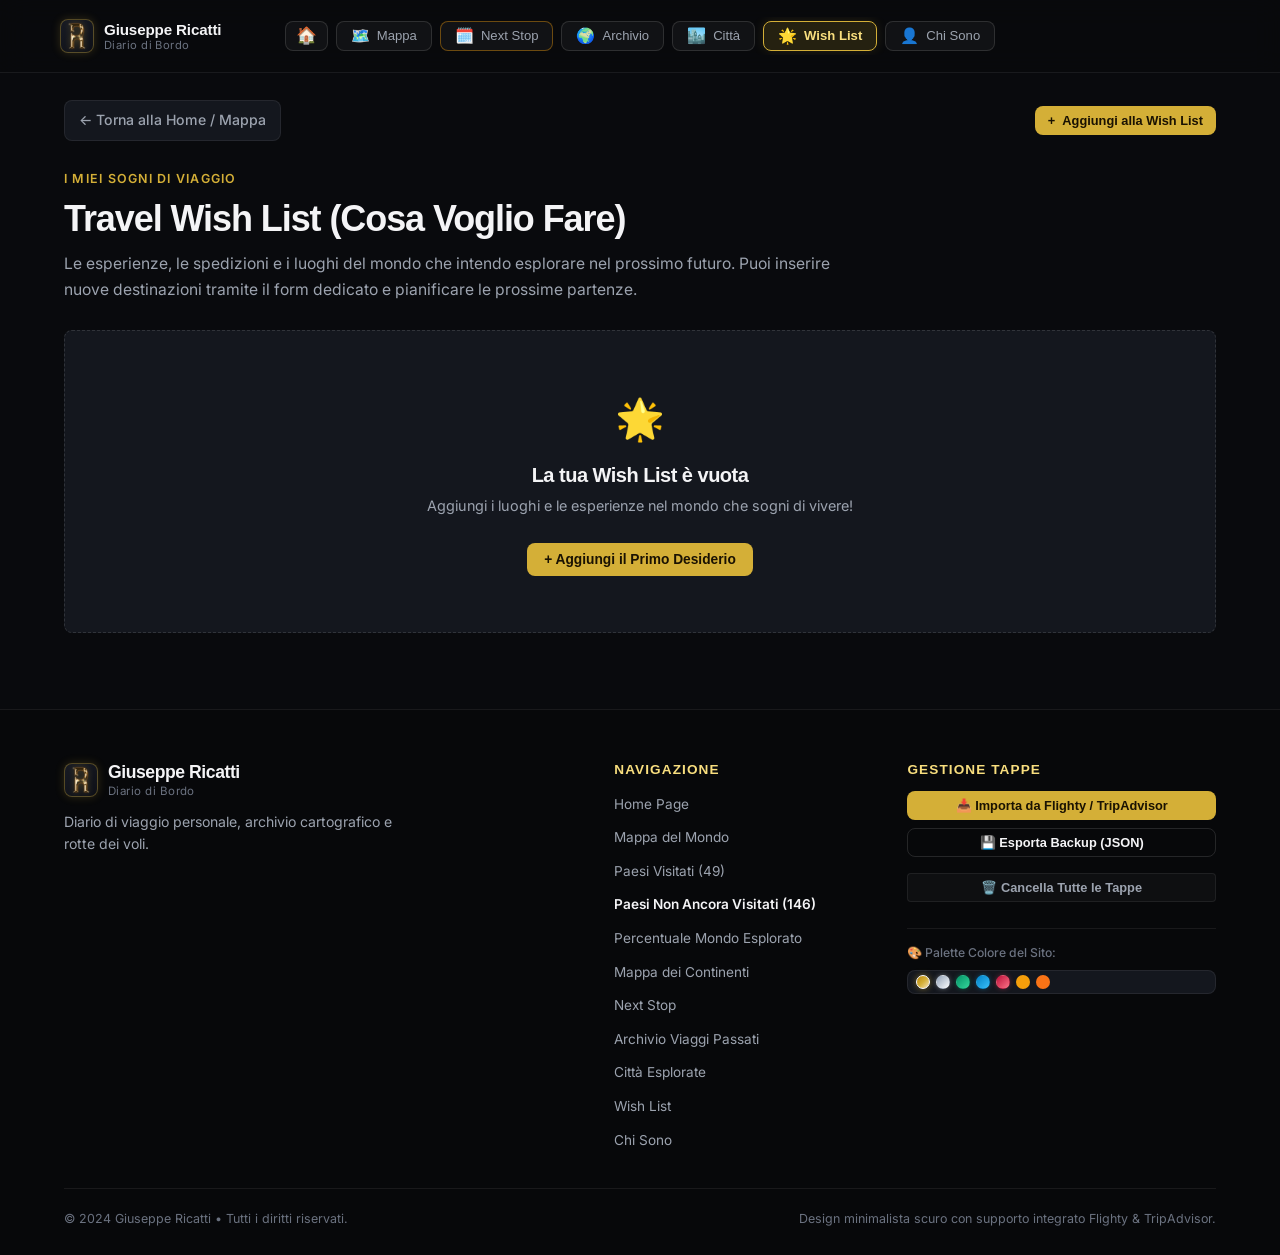
<file: wishlist.html>
<!DOCTYPE html>
<html lang="it">
<head>
  <meta charset="UTF-8">
  <meta name="viewport" content="width=device-width, initial-scale=1.0">
  <title>Travel Wish List | Giuseppe Ricatti</title>
  <meta name="description" content="I sogni di viaggio e le prossime avventure nel mondo che desidero realizzare.">

  <!-- Google Fonts: Inter & Outfit -->
  <link rel="preconnect" href="https://fonts.googleapis.com">
  <link rel="preconnect" href="https://fonts.gstatic.com" crossorigin>
  <link href="https://fonts.googleapis.com/css2?family=Inter:wght@300;400;500;600;700&family=Outfit:wght@400;500;600;700;800&display=swap" rel="stylesheet">

  <!-- Stili Personalizzati Minimalisti -->
  <link rel="stylesheet" href="css/style.css">
</head>
<body class="page-wishlist">

  <!-- ======================================================================
       BARRA DI NAVIGAZIONE
       ====================================================================== -->
  <header class="navbar" id="main-navbar">
    <div class="container navbar-inner">
      <a href="index.html#home" class="brand-logo" title="Giuseppe Ricatti - Home">
        <div class="brand-avatar"><img src="assets/logo-monogram.png" alt="R" class="brand-avatar-img"></div>
        <div class="brand-text">
          <h1>Giuseppe Ricatti</h1>
          <span class="brand-subtitle">Diario di Bordo</span>
        </div>
      </a>

      <nav class="navbar-box-nav" id="navbar-links">
        <a href="index.html#home" class="nav-box-btn nav-box-home" title="Home">
          <span class="nav-box-icon">🏠</span>
        </a>
        <a href="index.html#mappa" class="nav-box-btn" title="Mappa Interattiva">
          <span class="nav-box-icon">🗺️</span>
          <span class="nav-box-label">Mappa</span>
        </a>
        <a href="viaggi.html?tab=upcoming" class="nav-box-btn nav-box-upcoming" title="Viaggi in Programma">
          <span class="nav-box-icon">🗓️</span>
          <span class="nav-box-label">Next Stop</span>
        </a>
        <a href="viaggi.html?tab=past" class="nav-box-btn" title="Archivio Viaggi Passati">
          <span class="nav-box-icon">🌍</span>
          <span class="nav-box-label">Archivio</span>
        </a>
        <a href="citta.html" class="nav-box-btn" title="Indice Città Esplorate nel Mondo">
          <span class="nav-box-icon">🏙️</span>
          <span class="nav-box-label">Città</span>
        </a>
        <a href="wishlist.html" class="nav-box-btn active" title="Travel Wish List (Cosa Voglio Fare)">
          <span class="nav-box-icon">🌟</span>
          <span class="nav-box-label">Wish List</span>
        </a>
        <a href="chi-sono.html" class="nav-box-btn" title="Biografia & Visione">
          <span class="nav-box-icon">👤</span>
          <span class="nav-box-label">Chi Sono</span>
        </a>
      </nav>
    </div>
  </header>

  <!-- ======================================================================
       CONTENUTO PRINCIPALE DELLA TRAVEL WISH LIST
       ====================================================================== -->
  <main class="section-padding" style="padding-top: 100px;">
    <div class="container">
      
      <!-- Barra di ritorno -->
      <div class="back-to-home-bar">
        <a href="index.html" class="back-home-link">
          ← Torna alla Home / Mappa
        </a>
        <button class="btn btn-accent btn-sm" onclick="window.travelApp.openAddWishModal()">
          <span>+</span> Aggiungi alla Wish List
        </button>
      </div>

      <div class="section-header" style="text-align: left; margin-bottom: 28px;">
        <span class="section-tag">I Miei Sogni di Viaggio</span>
        <h2 class="section-title">Travel Wish List (Cosa Voglio Fare)</h2>
        <p class="section-subtitle" style="margin: 0; max-width: 800px;">
          Le esperienze, le spedizioni e i luoghi del mondo che intendo esplorare nel prossimo futuro. Puoi inserire nuove destinazioni tramite il form dedicato e pianificare le prossime partenze.
        </p>
      </div>

      <!-- Griglia delle Card Wish List -->
      <div class="wishlist-grid" id="wishlist-grid">
        <!-- Renderizzato dinamicamente via JS -->
      </div>

    </div>
  </main>

  <!-- ======================================================================
       FOOTER
       ====================================================================== -->
  <footer class="footer">
    <div class="container">
      <div class="footer-grid">
        <div class="footer-brand">
          <div class="brand-logo mb-2">
            <div class="brand-avatar"><img src="assets/logo-monogram.png" alt="R" class="brand-avatar-img"></div>
            <div class="brand-text">
              <h3>Giuseppe Ricatti</h3>
              <span class="brand-subtitle">Diario di Bordo</span>
            </div>
          </div>
          <p class="footer-desc">
            Diario di viaggio personale, archivio cartografico e rotte dei voli.
          </p>
        </div>

        <div class="footer-nav">
          <h5>Navigazione</h5>
          <ul>
            <li><a href="index.html#home">Home Page</a></li>
            <li><a href="index.html#mappa">Mappa del Mondo</a></li>
            <li><a href="paesi.html">Paesi Visitati (49)</a></li>
            <li><a href="paesi-non-visitati.html" style="color: var(--accent); font-weight: 600;">Paesi Non Ancora Visitati (146)</a></li>
            <li><a href="statistiche.html">Percentuale Mondo Esplorato</a></li>
            <li><a href="continenti.html">Mappa dei Continenti</a></li>
            <li><a href="viaggi.html?tab=upcoming">Next Stop</a></li>
            <li><a href="viaggi.html?tab=past">Archivio Viaggi Passati</a></li>
            <li><a href="citta.html">Città Esplorate</a></li>
            <li><a href="wishlist.html">Wish List</a></li>
            <li><a href="chi-sono.html">Chi Sono</a></li>
          </ul>
        </div>

        <div class="footer-backup">
          <h5>Gestione Tappe</h5>
          <div class="backup-buttons">
            <button class="btn btn-accent btn-sm w-100" onclick="window.travelApp ? (window.travelApp.openImportModal ? window.travelApp.openImportModal('flighty') : window.location.href='index.html#mappa') : window.location.href='index.html#mappa'">
              📥 Importa da Flighty / TripAdvisor
            </button>
            <button class="btn btn-outline btn-sm w-100" onclick="window.travelApp ? (window.travelApp.exportData ? window.travelApp.exportData() : (window.travelApp.exportDataAsJson ? window.travelApp.exportDataAsJson() : null)) : null">
              💾 Esporta Backup (JSON)
            </button>
            <button class="btn btn-icon btn-danger btn-sm w-100 mt-2" onclick="window.travelApp ? window.travelApp.confirmClearAllTrips() : null">
              🗑️ Cancella Tutte le Tappe
            </button>
            <!-- Selettore Palette Colori del Sito -->
            <div class="footer-theme-picker-block" style="margin-top: 18px; padding-top: 14px; border-top: 1px solid var(--border-subtle); text-align: left;">
              <span style="display: block; font-size: 0.76rem; color: var(--text-muted); margin-bottom: 8px; font-weight: 500;">🎨 Palette Colore del Sito:</span>
              <div class="theme-picker" title="Scegli la tonalità colore della mappa e del sito">
                <span class="theme-dot theme-dot-gold active" data-theme="gold" onclick="window.travelApp.setTheme('gold')" title="Oro Monogramma R (Colore Principale)"></span>
                <span class="theme-dot theme-dot-silver" data-theme="silver" onclick="window.travelApp.setTheme('silver')" title="Argento Puro (Argentata)"></span>
                <span class="theme-dot theme-dot-emerald" data-theme="emerald" onclick="window.travelApp.setTheme('emerald')" title="Verde Smeraldo Elegante"></span>
                <span class="theme-dot theme-dot-azure" data-theme="azure" onclick="window.travelApp.setTheme('azure')" title="Azzurro Ceruleo Elegante"></span>
                <span class="theme-dot theme-dot-ruby" data-theme="ruby" onclick="window.travelApp.setTheme('ruby')" title="Rosso Rubino Elegante"></span>
                <span class="theme-dot theme-dot-amber" data-theme="amber" onclick="window.travelApp.setTheme('amber')" title="Ambra Calda"></span>
                <span class="theme-dot theme-dot-terracotta" data-theme="terracotta" onclick="window.travelApp.setTheme('terracotta')" title="Terracotta"></span>
              </div>
            </div>
          </div>
        </div>
      </div>

      <div class="footer-bottom">
        <p>© 2024 Giuseppe Ricatti • Tutti i diritti riservati.</p>
        <p>Design minimalista scuro con supporto integrato Flighty & TripAdvisor.</p>
      </div>
    </div>
  </footer>

  <!-- ======================================================================
       MODALE: AGGIUNGI ALLA WISH LIST
       ====================================================================== -->
  <div class="modal" id="modal-wishlist">
    <div class="modal-overlay" onclick="window.travelApp.closeAllModals()"></div>
    <div class="modal-card">
      <div class="modal-header">
        <h3>Aggiungi un Sogno di Viaggio</h3>
        <button class="modal-close-btn" onclick="window.travelApp.closeAllModals()">&times;</button>
      </div>

      <form id="wishlist-modal-form" class="modal-body form-grid">
        <div class="form-group col-span-2">
          <label for="wish-destination-input">Destinazione / Esperienza Sognata *</label>
          <input type="text" class="form-control" id="wish-destination-input" placeholder="es. Isole Lofoten & Aurora Boreale, Patagonia, Safari in Namibia..." required>
        </div>

        <div class="form-group">
          <label for="wish-country-input">Nazione *</label>
          <input type="text" class="form-control" id="wish-country-input" placeholder="es. Norvegia, Argentina, Cile, Namibia..." required>
        </div>

        <div class="form-group">
          <label for="wish-flag-input">Bandiera Emoji</label>
          <input type="text" class="form-control" id="wish-flag-input" placeholder="es. 🇳🇴" maxlength="4">
        </div>

        <div class="form-group">
          <label for="wish-year-input">Anno Obiettivo Stimato</label>
          <input type="text" class="form-control" id="wish-year-input" placeholder="es. 2027">
        </div>

        <div class="form-group">
          <label for="wish-status-select">Stato del Progetto</label>
          <select class="custom-select w-100" id="wish-status-select">
            <option value="Sogno nel cassetto">Sogno nel cassetto</option>
            <option value="In studio">In studio</option>
            <option value="Pianificato">Pianificato</option>
          </select>
        </div>

        <div class="form-group col-span-2">
          <label for="wish-goal-input">Obiettivo / Cosa Voglio Fare Lì *</label>
          <textarea class="form-control" id="wish-goal-input" rows="3" placeholder="es. Ammirare l'aurora boreale d'inverno, fare trekking sui fiordi..." required></textarea>
        </div>

        <div class="modal-footer col-span-2">
          <button type="button" class="btn btn-outline" onclick="window.travelApp.closeAllModals()">Annulla</button>
          <button type="submit" class="btn btn-accent">Aggiungi alla Wish List 🌟</button>
        </div>
      </form>
    </div>
  </div>

  <!-- Toast Notifiche -->
  <div class="toast-container" id="toast-container"></div>

  <!-- SCRIPTS -->
  <script src="js/tripadvisor_cities.js"></script>
  <script src="js/data.js"></script>
  <script src="js/app.js"></script>
  <script>
    document.addEventListener("DOMContentLoaded", () => {
      if (window.travelApp) {
        window.travelApp.init();
      }
    });
  </script>
</body>
</html>
</file>
<file: css/style.css>
/* ==========================================================================
   STYLE.CSS - Giuseppe Ricatti | Personal Travel Journal
   Design: Minimalista, Pulito, Monocromatico Scuro con Accento Ambra/Oro
   ZERO VERDE - Palette Calda, Moderna ed Editoriale
   ========================================================================== */

/* --- VARIABILI CSS (Design Tokens Minimalisti Senza Verde) --- */
:root {
  /* Sfondi Matte & Superfici Pulite */
  --bg-primary: #090a0d;
  --bg-secondary: #0f1116;
  --bg-surface: #14171e;
  --bg-surface-hover: #1a1e27;
  --bg-elevated: #1e232e;
  --bg-overlay: rgba(9, 10, 13, 0.88);

  /* Bordi Sottili & Lineari */
  --border-subtle: rgba(255, 255, 255, 0.07);
  --border-medium: rgba(255, 255, 255, 0.12);
  --border-focus: var(--accent-theme);

  /* Accento Principale: Oro Monogramma Regale (Colore Ufficiale del Logo R) */
  --accent-theme: #d4af37;
  --accent-theme-hover: #f3e1b9;
  --accent-theme-subtle: rgba(212, 175, 55, 0.14);
  --accent-theme-border: rgba(212, 175, 55, 0.38);
  --text-accent: #f8de7e;
  --marker-core: #38bdf8;
  --accent-danger: #ef4444;

  /* Tipografia & Testo Pulito */
  --text-primary: #f4f4f6;
  --text-secondary: #9ca3af;
  --text-muted: #6b7280;

  --font-heading: 'Plus Jakarta Sans', -apple-system, BlinkMacSystemFont, "Segoe UI", Roboto, sans-serif;
  --font-body: 'Inter', -apple-system, BlinkMacSystemFont, "Segoe UI", Roboto, sans-serif;

  /* Geometria Pulita */
  --radius-xs: 4px;
  --radius-sm: 8px;
  --radius-md: 12px;
  --radius-lg: 16px;
  --radius-full: 9999px;

  /* Ombre Discrete */
  --shadow-sm: 0 1px 3px rgba(0, 0, 0, 0.4);
  --shadow-md: 0 4px 12px rgba(0, 0, 0, 0.5);
  --shadow-card: 0 8px 24px -4px rgba(0, 0, 0, 0.6);

  --transition-fast: 0.15s ease;
  --transition-normal: 0.25s ease;
}

/* TEMI DI COLORE SELEZIONABILI DALL'UTENTE (Verde, Azzurro, Rosso, Oro, Argento, Ambra, Terracotta) */

/* 1. Oro Regale Monogramma (Colore Istituzionale Primario del Logo R) */
body.theme-gold {
  --accent-theme: #d4af37;
  --accent-theme-hover: #f3e1b9;
  --accent-theme-subtle: rgba(212, 175, 55, 0.14);
  --accent-theme-border: rgba(212, 175, 55, 0.38);
  --text-accent: #f8de7e;
  --marker-core: #38bdf8;
}

/* 2. Argento Puro (Argentata Satinata, Luminosa e Futuristica) */
body.theme-silver, body.theme-platinum {
  --accent-theme: #e2e8f0;
  --accent-theme-hover: #ffffff;
  --accent-theme-subtle: rgba(226, 232, 240, 0.12);
  --accent-theme-border: rgba(226, 232, 240, 0.32);
  --text-accent: #f8fafc;
  --marker-core: #38bdf8;
}

/* 3. Verde Smeraldo (Verde Nobile, Riposante, Raffinato ed Altamente Leggibile) */
body.theme-emerald {
  --accent-theme: #10b981;
  --accent-theme-hover: #34d399;
  --accent-theme-subtle: rgba(16, 185, 129, 0.14);
  --accent-theme-border: rgba(16, 185, 129, 0.35);
  --text-accent: #34d399;
  --marker-core: #38bdf8;
}

/* 4. Azzurro Ceruleo (Azzurro Cielo Intenso, Regale e Brillante) */
body.theme-azure, body.theme-sapphire {
  --accent-theme: #0ea5e9;
  --accent-theme-hover: #38bdf8;
  --accent-theme-subtle: rgba(14, 165, 233, 0.14);
  --accent-theme-border: rgba(14, 165, 233, 0.35);
  --text-accent: #38bdf8;
  --marker-core: #f59e0b;
}

/* 5. Rosso Rubino (Rosso Pregiato, Caldo, Sofisticato e Morbido per la Vista) */
body.theme-ruby {
  --accent-theme: #f43f5e;
  --accent-theme-hover: #fb7185;
  --accent-theme-subtle: rgba(244, 63, 94, 0.14);
  --accent-theme-border: rgba(244, 63, 94, 0.35);
  --text-accent: #fb7185;
  --marker-core: #38bdf8;
}

/* 6. Ambra Dorata (Classico Caldo) */
body.theme-amber {
  --accent-theme: #f59e0b;
  --accent-theme-hover: #fbbf24;
  --accent-theme-subtle: rgba(245, 158, 11, 0.12);
  --accent-theme-border: rgba(245, 158, 11, 0.3);
  --text-accent: #fbbf24;
  --marker-core: #38bdf8;
}

/* 7. Terracotta (Tonalità Terrosa Calda) */
body.theme-terracotta {
  --accent-theme: #f97316;
  --accent-theme-hover: #fb923c;
  --accent-theme-subtle: rgba(249, 115, 22, 0.12);
  --accent-theme-border: rgba(249, 115, 22, 0.3);
  --text-accent: #fb923c;
  --marker-core: #38bdf8;
}


/* --- RESET & BASE --- */
*, *::before, *::after {
  box-sizing: border-box;
  margin: 0;
  padding: 0;
}

html {
  scroll-behavior: smooth;
  font-size: 16px;
  background-color: var(--bg-primary);
  color: var(--text-primary);
}

body {
  font-family: var(--font-body);
  background-color: var(--bg-primary);
  color: var(--text-primary);
  line-height: 1.6;
  overflow-x: hidden;
  -webkit-font-smoothing: antialiased;
}

/* Scrollbar Minimalista */
::-webkit-scrollbar {
  width: 7px;
  height: 7px;
}
::-webkit-scrollbar-track {
  background: var(--bg-primary);
}
::-webkit-scrollbar-thumb {
  background: #1c202a;
  border-radius: var(--radius-full);
}
::-webkit-scrollbar-thumb:hover {
  background: #2b3140;
}

/* Tipografia Pulita */
h1, h2, h3, h4, h5, h6 {
  font-family: var(--font-heading);
  font-weight: 600;
  color: var(--text-primary);
  letter-spacing: -0.025em;
  line-height: 1.25;
}

a {
  color: inherit;
  text-decoration: none;
  transition: color var(--transition-fast);
}

img {
  max-width: 100%;
  height: auto;
  display: block;
}

/* Container di layout */
.container {
  width: 100%;
  max-width: 1200px;
  margin: 0 auto;
  padding: 0 24px;
}

.section-padding {
  padding: 76px 0;
}

/* Header di Sezione Pulito */
.section-header {
  margin-bottom: 36px;
}

.section-tag {
  font-size: 0.78rem;
  text-transform: uppercase;
  letter-spacing: 0.1em;
  font-weight: 600;
  color: var(--accent-theme);
  display: inline-block;
  margin-bottom: 8px;
}

.section-title {
  font-size: clamp(1.8rem, 3vw, 2.25rem);
  font-weight: 700;
  margin-bottom: 10px;
  letter-spacing: -0.03em;
}

.section-subtitle {
  color: var(--text-secondary);
  font-size: 0.98rem;
  line-height: 1.6;
  max-width: 680px;
}

/* Badge e Pill Minimalisti */
.badge {
  display: inline-flex;
  align-items: center;
  gap: 5px;
  font-size: 0.76rem;
  font-weight: 500;
  padding: 3px 9px;
  border-radius: var(--radius-sm);
  background: rgba(255, 255, 255, 0.04);
  border: 1px solid var(--border-subtle);
  color: var(--text-secondary);
}

.badge-accent {
  background: var(--accent-theme-subtle);
  color: var(--text-accent);
  border-color: var(--accent-theme-border);
}

.badge-duration {
  background: rgba(255, 255, 255, 0.04);
  color: #cbd5e1;
  border-color: var(--border-subtle);
}

.badge-continent {
  background: rgba(255, 255, 255, 0.04);
  color: var(--text-secondary);
}

/* Pulsanti Minimalisti */
.btn {
  display: inline-flex;
  align-items: center;
  justify-content: center;
  gap: 7px;
  font-family: var(--font-heading);
  font-size: 0.86rem;
  font-weight: 600;
  padding: 8px 16px;
  border-radius: var(--radius-sm);
  border: 1px solid transparent;
  cursor: pointer;
  transition: all var(--transition-fast);
  white-space: nowrap;
}

.btn-accent {
  background: var(--accent-theme);
  color: #1a1202;
  font-weight: 600;
}

.btn-accent:hover {
  background: var(--accent-theme-hover);
  transform: translateY(-1px);
}

.btn-outline {
  background: transparent;
  border-color: var(--border-medium);
  color: var(--text-primary);
}

.btn-outline:hover {
  background: rgba(255, 255, 255, 0.06);
  border-color: rgba(255, 255, 255, 0.25);
}

.btn-sm {
  padding: 6px 12px;
  font-size: 0.8rem;
}

.btn-xs {
  padding: 4px 9px;
  font-size: 0.74rem;
  font-weight: 500;
}

.btn-icon {
  padding: 6px 10px;
  background: rgba(255, 255, 255, 0.03);
  border: 1px solid var(--border-subtle);
  border-radius: var(--radius-xs);
  color: var(--text-secondary);
  font-size: 0.8rem;
}

.btn-icon:hover {
  background: rgba(255, 255, 255, 0.08);
  color: var(--text-primary);
}

.btn-icon.btn-danger:hover {
  background: rgba(239, 68, 68, 0.15);
  color: #f87171;
  border-color: rgba(239, 68, 68, 0.3);
}

.w-100 { width: 100%; }
.mt-2 { margin-top: 8px; }
.mt-3 { margin-top: 14px; }

/* ==========================================================================
   NAVBAR & PALETTE SWITCHER
   ========================================================================== */
.navbar,
.main-header {
  position: fixed;
  top: 0;
  left: 0;
  width: 100%;
  z-index: 1000;
  padding: 12px 0;
  background: rgba(9, 10, 13, 0.92);
  backdrop-filter: blur(14px);
  -webkit-backdrop-filter: blur(14px);
  border-bottom: 1px solid var(--border-subtle);
  transition: background-color var(--transition-fast), border-color var(--transition-fast);
}

.navbar-inner {
  display: flex;
  align-items: center;
  justify-content: center;
  position: relative;
  min-height: 48px;
  width: 100%;
  max-width: 1200px;
  margin: 0 auto;
}

.brand-logo {
  display: inline-flex;
  align-items: center;
  gap: 10px;
  text-decoration: none;
  flex-shrink: 0;
}

/* Solo su desktop largo (>= 1181px) il logo con avatar GR è posizionato sulla sinistra */
@media (min-width: 1181px) {
  .main-header .brand-logo,
  .navbar-inner .brand-logo {
    position: absolute;
    left: 20px;
    top: 50%;
    transform: translateY(-50%);
  }
}

.brand-avatar {
  width: 34px;
  height: 34px;
  min-width: 34px;
  min-height: 34px;
  border-radius: var(--radius-sm);
  background: linear-gradient(145deg, #181b24, #0e1017);
  border: 1px solid rgba(212, 175, 55, 0.35);
  display: flex;
  align-items: center;
  justify-content: center;
  padding: 2px;
  flex-shrink: 0;
  user-select: none;
  overflow: hidden;
  box-shadow: 0 0 10px rgba(212, 175, 55, 0.2);
  transition: all var(--transition-fast);
}

.brand-avatar-img {
  width: 100%;
  height: 100%;
  object-fit: contain;
  display: block;
  filter: drop-shadow(0 0 3px rgba(212, 175, 55, 0.35));
}

.brand-logo:hover .brand-avatar {
  border-color: var(--accent-theme);
  box-shadow: 0 0 14px rgba(212, 175, 55, 0.45);
  transform: scale(1.05);
}

.brand-text {
  display: flex;
  flex-direction: column;
  align-items: flex-start;
  justify-content: center;
  line-height: 1.2;
}

.brand-text h1 {
  font-size: 0.95rem;
  font-weight: 600;
  letter-spacing: -0.01em;
  margin: 0;
  padding: 0;
  white-space: nowrap;
  color: var(--text-primary);
}

.brand-subtitle {
  display: block;
  font-size: 0.7rem;
  color: var(--text-muted);
  letter-spacing: 0.04em;
  margin: 0;
  padding: 0;
  white-space: nowrap;
}

.page-main-content {
  padding-top: 105px;
  padding-bottom: 60px;
}

/* Menu di Navigazione a Box / Card (Centrato e Scorrevole) */
.navbar-box-nav,
.navbar-links {
  display: flex;
  align-items: center;
  justify-content: center;
  justify-content: safe center;
  gap: 8px;
  list-style: none;
  margin: 0 auto;
  padding: 4px 2px;
  overflow-x: auto;
  overflow-y: hidden;
  -webkit-overflow-scrolling: touch;
  scroll-behavior: smooth;
  scroll-snap-type: x proximity;
  scrollbar-width: thin;
  scrollbar-color: var(--accent-theme) transparent;
  max-width: 100%;
}

.navbar-box-nav::-webkit-scrollbar,
.navbar-links::-webkit-scrollbar {
  height: 3px;
}

.navbar-box-nav::-webkit-scrollbar-track,
.navbar-links::-webkit-scrollbar-track {
  background: transparent;
}

.navbar-box-nav::-webkit-scrollbar-thumb,
.navbar-links::-webkit-scrollbar-thumb {
  background: var(--accent-theme);
  border-radius: 3px;
}

.nav-box-btn {
  display: inline-flex;
  align-items: center;
  justify-content: center;
  text-align: center;
  gap: 7px;
  padding: 6px 14px;
  background: rgba(255, 255, 255, 0.04);
  border: 1px solid var(--border-medium);
  border-radius: var(--radius-sm);
  color: var(--text-secondary);
  font-family: var(--font-heading);
  font-size: 0.82rem;
  font-weight: 500;
  text-decoration: none;
  transition: all var(--transition-fast);
  white-space: nowrap;
  flex-shrink: 0;
  scroll-snap-align: start;
}

.nav-box-btn.nav-box-home {
  padding: 6px 10px;
  min-width: 36px;
  justify-content: center;
}

.nav-box-btn.nav-box-home .nav-box-icon {
  font-size: 1.05rem;
  margin: 0;
  line-height: 1;
}

.nav-box-btn:hover {
  background: rgba(245, 158, 11, 0.1);
  border-color: var(--accent-theme);
  color: #ffffff;
  transform: translateY(-1px);
  box-shadow: 0 4px 12px rgba(0, 0, 0, 0.3);
}

.nav-box-btn.active {
  background: var(--accent-theme-subtle);
  border-color: var(--accent-theme);
  color: var(--text-accent);
  font-weight: 600;
  box-shadow: 0 0 12px var(--accent-theme-subtle);
}

.nav-box-btn.nav-box-upcoming {
  border-color: rgba(245, 158, 11, 0.4);
}

.nav-box-btn.nav-box-upcoming:hover {
  border-color: var(--accent-theme);
  background: rgba(245, 158, 11, 0.15);
}

.nav-box-icon {
  font-size: 0.95rem;
  line-height: 1;
}

.nav-box-label {
  font-size: 0.82rem;
  line-height: 1;
}

/* Fallback link per vecchi riferimenti */
.navbar-links a {
  font-size: 0.84rem;
  font-weight: 500;
  color: var(--text-secondary);
  transition: all var(--transition-fast);
}

.navbar-links a:hover,
.navbar-links a.active {
  color: var(--text-primary);
}

.navbar-actions {
  display: flex;
  align-items: center;
  gap: 10px;
}

/* Selettore Tema Colore */
.theme-picker {
  display: flex;
  align-items: center;
  gap: 6px;
  padding: 4px 8px;
  background: var(--bg-surface);
  border: 1px solid var(--border-subtle);
  border-radius: var(--radius-sm);
}

.theme-dot {
  width: 14px;
  height: 14px;
  border-radius: 50%;
  cursor: pointer;
  border: 1.5px solid transparent;
  transition: transform var(--transition-fast);
}

.theme-dot:hover {
  transform: scale(1.2);
}

.theme-dot.active {
  border-color: #ffffff;
}

.theme-dot-gold { background: linear-gradient(135deg, #b8860b, #d4af37, #f6e3b8); box-shadow: 0 0 6px rgba(212, 175, 55, 0.5); }
.theme-dot-silver { background: linear-gradient(135deg, #94a3b8, #f8fafc); box-shadow: 0 0 5px rgba(226, 232, 240, 0.35); }
.theme-dot-emerald { background: linear-gradient(135deg, #059669, #34d399); box-shadow: 0 0 5px rgba(16, 185, 129, 0.35); }
.theme-dot-azure { background: linear-gradient(135deg, #0284c7, #38bdf8); box-shadow: 0 0 5px rgba(14, 165, 233, 0.35); }
.theme-dot-ruby { background: linear-gradient(135deg, #be123c, #fb7185); box-shadow: 0 0 5px rgba(244, 63, 94, 0.35); }
.theme-dot-amber { background: #f59e0b; }
.theme-dot-sapphire { background: #38bdf8; }
.theme-dot-platinum { background: #e4e4e7; }
.theme-dot-terracotta { background: #f97316; }


.mobile-menu-btn {
  display: none;
  background: transparent;
  border: none;
  color: var(--text-primary);
  font-size: 1.35rem;
  cursor: pointer;
}

/* ==========================================================================
   HERO SECTION
   ========================================================================== */
.hero-section {
  position: relative;
  padding-top: 120px;
  padding-bottom: 50px;
  background: var(--bg-primary);
  border-bottom: 1px solid var(--border-subtle);
}

.hero-content {
  max-width: 840px;
  margin: 0 auto;
  text-align: center;
}

.hero-tagline-pill {
  display: inline-flex;
  align-items: center;
  gap: 6px;
  padding: 4px 12px;
  border-radius: var(--radius-full);
  background: rgba(255, 255, 255, 0.04);
  border: 1px solid var(--border-subtle);
  color: var(--text-secondary);
  font-size: 0.78rem;
  font-weight: 500;
  margin-bottom: 18px;
}

.hero-title {
  font-size: clamp(2rem, 4vw, 3.2rem);
  font-weight: 700;
  line-height: 1.18;
  margin-bottom: 16px;
  letter-spacing: -0.035em;
}

.hero-title .gradient-text {
  color: var(--accent-theme);
}

.hero-description {
  font-size: 1.02rem;
  color: var(--text-secondary);
  line-height: 1.6;
  max-width: 640px;
  margin: 0 auto 28px auto;
  font-weight: 400;
}

.hero-cta-group {
  display: flex;
  align-items: center;
  justify-content: center;
  gap: 12px;
  flex-wrap: wrap;
  margin-bottom: 44px;
}

/* Statistiche a Griglia Lineare (Tutti i 6 blocchi su una riga senza a capo) */
.stats-dashboard {
  display: grid;
  grid-template-columns: repeat(6, 1fr);
  gap: 1px;
  background: var(--border-subtle);
  border: 1px solid var(--border-subtle);
  border-radius: var(--radius-md);
  overflow: hidden;
}

.stat-card {
  background: var(--bg-secondary);
  padding: 16px 6px;
  text-align: center;
  min-width: 0;
  transition: background var(--transition-fast);
}

.stat-card:hover {
  background: var(--bg-surface);
}

.stat-value {
  font-family: var(--font-heading);
  font-size: 1.55rem;
  font-weight: 700;
  color: var(--text-primary);
  margin-bottom: 2px;
  letter-spacing: -0.03em;
  white-space: nowrap;
}

.stat-label {
  font-size: 0.65rem;
  font-weight: 600;
  color: var(--text-muted);
  text-transform: uppercase;
  letter-spacing: 0.04em;
  white-space: nowrap;
}

/* ==========================================================================
   SEZIONE MAPPA DEL MONDO
   ========================================================================== */
.map-section {
  position: relative;
  background: var(--bg-primary);
}

.map-card-wrapper {
  background: var(--bg-surface);
  border: 1px solid var(--border-medium);
  border-radius: var(--radius-md);
  overflow: hidden;
  box-shadow: var(--shadow-card);
}

/* Toolbar della Mappa */
.map-toolbar {
  display: flex;
  align-items: center;
  justify-content: space-between;
  padding: 12px 18px;
  background: var(--bg-secondary);
  border-bottom: 1px solid var(--border-subtle);
  flex-wrap: nowrap;
  gap: 12px;
  overflow-x: auto;
}

.continent-filters {
  display: flex;
  align-items: center;
  gap: 5px;
  flex-wrap: nowrap;
  overflow-x: auto;
  scrollbar-width: none;
}
.continent-filters::-webkit-scrollbar {
  display: none;
}

.continent-btn {
  white-space: nowrap;
  flex-shrink: 0;
  background: transparent;
  border: 1px solid transparent;
  color: var(--text-secondary);
  padding: 5px 11px;
  border-radius: var(--radius-sm);
  font-size: 0.78rem;
  font-family: var(--font-heading);
  font-weight: 500;
  cursor: pointer;
  transition: all var(--transition-fast);
}

.continent-btn:hover {
  color: var(--text-primary);
  background: rgba(255, 255, 255, 0.04);
}

.continent-btn.active {
  background: rgba(255, 255, 255, 0.08);
  color: var(--accent-theme);
  border-color: var(--border-subtle);
}

.map-controls-group {
  display: flex;
  align-items: center;
  gap: 8px;
}

.map-search-box {
  position: relative;
  display: flex;
  align-items: center;
}

.map-search-box input {
  background: var(--bg-primary);
  border: 1px solid var(--border-subtle);
  border-radius: var(--radius-sm);
  padding: 6px 14px 6px 30px;
  color: var(--text-primary);
  font-size: 0.82rem;
  font-family: var(--font-body);
  width: 200px;
  transition: all var(--transition-fast);
}

.map-search-box input:focus {
  outline: none;
  border-color: var(--border-focus);
  width: 230px;
}

.map-search-icon {
  position: absolute;
  left: 10px;
  font-size: 0.8rem;
  color: var(--text-muted);
  pointer-events: none;
}

/* Contenitore Mappa Leaflet */
#world-map {
  height: 520px;
  width: 100%;
  background: #090b10;
}

/* Footer Mappa & Legenda */
.map-footer-legend {
  display: flex;
  align-items: center;
  justify-content: space-between;
  padding: 10px 18px;
  background: var(--bg-secondary);
  border-top: 1px solid var(--border-subtle);
  font-size: 0.78rem;
  color: var(--text-secondary);
  flex-wrap: wrap;
  gap: 12px;
}

.legend-items {
  display: flex;
  align-items: center;
  gap: 16px;
}

.legend-item {
  display: flex;
  align-items: center;
  gap: 6px;
}

.legend-swatch {
  width: 10px;
  height: 10px;
  border-radius: 2px;
}

.legend-swatch.swatch-visited {
  background: var(--accent-theme);
}

.legend-swatch.swatch-city {
  background: var(--marker-core);
  border-radius: 50%;
}

.legend-swatch.swatch-unvisited {
  background: #171b24;
  border: 1px solid var(--border-subtle);
}

/* ==========================================================================
   MARKER NORMALIZZATO & TOOLTIP (DESIGN UNIFORME PER TUTTE LE CITTÀ)
   ========================================================================== */
.unified-city-marker-wrapper {
  background: transparent !important;
  border: none !important;
}

.unified-city-marker {
  position: relative;
  width: 14px;
  height: 14px;
  display: flex;
  align-items: center;
  justify-content: center;
  cursor: pointer;
}

.unified-pin-glow {
  position: absolute;
  width: 14px;
  height: 14px;
  border-radius: 50%;
  opacity: 0.40;
  transition: transform 0.2s ease, opacity 0.2s ease;
}

.unified-pin-dot {
  width: 6px;
  height: 6px;
  border-radius: 50%;
  border: 1px solid rgba(255, 255, 255, 0.95);
  box-shadow: 0 1px 4px rgba(0, 0, 0, 0.6);
  z-index: 2;
  transition: transform 0.2s ease;
}

/* Città visitata standard (TripAdvisor / Flighty) - Ambra caldo / Oro */
.unified-city-marker.pin-visited .unified-pin-glow {
  background: #f59e0b;
  box-shadow: 0 0 6px rgba(245, 158, 11, 0.65);
}
.unified-city-marker.pin-visited .unified-pin-dot {
  background-color: #f59e0b;
}

/* Città / Tappa preferita - Bagliore Oro Vivo */
.unified-city-marker.pin-favorite .unified-pin-glow {
  background: #fbbf24;
  box-shadow: 0 0 9px rgba(251, 191, 36, 0.9);
  animation: radar-pulse 2s infinite ease-out;
}
.unified-city-marker.pin-favorite .unified-pin-dot {
  background-color: #fbbf24;
  width: 7px;
  height: 7px;
}

/* Tappa in programma (Viaggio futuro) - Ciano Elettrico */
.unified-city-marker.pin-upcoming .unified-pin-glow {
  background: #38bdf8;
  box-shadow: 0 0 8px rgba(56, 189, 248, 0.85);
  animation: radar-pulse 2s infinite ease-out;
}
.unified-city-marker.pin-upcoming .unified-pin-dot {
  background-color: #38bdf8;
}

.unified-city-marker:hover .unified-pin-dot {
  transform: scale(1.4);
}
.unified-city-marker:hover .unified-pin-glow {
  transform: scale(1.6);
  opacity: 0.75;
}

/* Retrocompatibilità city-pulse-marker */
.city-pulse-marker-wrapper {
  background: transparent;
  border: none;
}

.city-pulse-marker {
  position: relative;
  width: 16px;
  height: 16px;
  display: flex;
  align-items: center;
  justify-content: center;
  cursor: pointer;
}

.marker-core {
  width: 7px;
  height: 7px;
  background-color: var(--marker-core);
  border: 1.5px solid #ffffff;
  border-radius: 50%;
  z-index: 2;
}

.pulse-ring {
  position: absolute;
  width: 16px;
  height: 16px;
  border-radius: 50%;
  border: 1px solid var(--marker-core);
  animation: radar-pulse 2s infinite ease-out;
  opacity: 0;
  z-index: 1;
}

@keyframes radar-pulse {
  0% { transform: scale(0.4); opacity: 0.9; }
  80% { transform: scale(1.8); opacity: 0.2; }
  100% { transform: scale(2.2); opacity: 0; }
}

.marker-label { display: none; }

.city-pulse-marker.favorite-pulse-marker .marker-core {
  background-color: #fbbf24;
  box-shadow: 0 0 8px #f59e0b;
}

.city-mini-tooltip {
  background: rgba(15, 17, 23, 0.94) !important;
  color: #f1f5f9 !important;
  border: 1px solid rgba(255, 255, 255, 0.18) !important;
  border-radius: 4px !important;
  font-size: 0.75rem !important;
  font-weight: 500 !important;
  padding: 3px 8px !important;
  box-shadow: 0 4px 14px rgba(0, 0, 0, 0.6) !important;
}
.city-mini-tooltip::before { display: none !important; }

/* Tooltip Leaflet Pulito */
.custom-leaflet-tooltip {
  background: #11141b !important;
  border: 1px solid var(--border-medium) !important;
  border-radius: var(--radius-sm) !important;
  padding: 10px 12px !important;
  box-shadow: var(--shadow-md) !important;
  color: var(--text-primary) !important;
}

.custom-leaflet-tooltip::before { display: none !important; }

.map-tooltip { min-width: 160px; }

.tooltip-header {
  display: flex;
  align-items: center;
  justify-content: space-between;
  gap: 10px;
  margin-bottom: 6px;
  border-bottom: 1px solid var(--border-subtle);
  padding-bottom: 4px;
}

.tooltip-title {
  font-family: var(--font-heading);
  font-weight: 600;
  font-size: 0.88rem;
  color: #ffffff;
}

.tooltip-badge {
  font-size: 0.68rem;
  font-weight: 600;
  padding: 1px 6px;
  border-radius: var(--radius-xs);
}

.badge-visited {
  background: var(--accent-theme-subtle);
  color: var(--text-accent);
}

.badge-unvisited {
  background: rgba(255, 255, 255, 0.05);
  color: var(--text-muted);
}

.tooltip-body {
  font-size: 0.78rem;
  color: var(--text-secondary);
  line-height: 1.4;
}

.tooltip-body .label {
  color: var(--text-muted);
  font-weight: 500;
}

.tooltip-footer {
  font-size: 0.72rem;
  color: var(--text-accent);
  margin-top: 6px;
  font-weight: 500;
}

/* Popup Città */
.custom-leaflet-popup .leaflet-popup-content-wrapper {
  background: #131722 !important;
  border: 1px solid var(--border-medium) !important;
  border-radius: var(--radius-md) !important;
  padding: 0 !important;
  box-shadow: var(--shadow-card) !important;
  color: var(--text-primary) !important;
  overflow: hidden !important;
}

.custom-leaflet-popup .leaflet-popup-content {
  margin: 0 !important;
}

.custom-leaflet-popup .leaflet-popup-tip {
  background: #131722 !important;
  border: 1px solid var(--border-medium) !important;
}

.city-popup-card .popup-image {
  height: 90px;
  background-size: cover;
  background-position: center;
  position: relative;
}

.popup-flag {
  position: absolute;
  top: 8px;
  right: 8px;
  font-size: 1.1rem;
  background: rgba(0, 0, 0, 0.6);
  border-radius: 50%;
  width: 26px;
  height: 26px;
  display: flex;
  align-items: center;
  justify-content: center;
}

.city-popup-card .popup-content {
  padding: 12px 14px;
}

.city-popup-card h4 {
  font-size: 0.95rem;
  margin-bottom: 4px;
}

.popup-country {
  color: var(--text-accent);
  font-weight: 500;
}

.popup-date, .popup-companions {
  font-size: 0.76rem;
  color: var(--text-secondary);
  margin-bottom: 2px;
}

/* ==========================================================================
   SEZIONE CHI SONO & COSA VOGLIO FARE
   ========================================================================== */
.about-section {
  background: var(--bg-primary);
  border-bottom: 1px solid var(--border-subtle);
}

.about-grid {
  display: grid;
  grid-template-columns: 1fr 1.2fr;
  gap: 36px;
  align-items: center;
  margin-bottom: 56px;
}

.about-image-card {
  position: relative;
}

.about-image-wrapper {
  border-radius: var(--radius-md);
  overflow: hidden;
  border: 1px solid var(--border-medium);
}

.about-image-wrapper img {
  width: 100%;
  height: 400px;
  object-fit: cover;
  filter: grayscale(15%);
  transition: filter var(--transition-normal);
}

.about-image-wrapper:hover img {
  filter: grayscale(0%);
}

.about-floating-badge {
  position: absolute;
  bottom: 16px;
  right: 16px;
  background: var(--bg-surface);
  border: 1px solid var(--border-medium);
  border-radius: var(--radius-sm);
  padding: 12px 16px;
  box-shadow: var(--shadow-md);
  max-width: 220px;
}

.floating-badge-number {
  font-family: var(--font-heading);
  font-size: 1.35rem;
  font-weight: 700;
  color: var(--accent-theme);
  line-height: 1;
}

.floating-badge-text {
  font-size: 0.76rem;
  color: var(--text-secondary);
  margin-top: 4px;
}

.about-text h3 {
  font-size: 1.55rem;
  margin-bottom: 14px;
  letter-spacing: -0.02em;
}

.about-bio {
  color: var(--text-secondary);
  font-size: 0.95rem;
  margin-bottom: 14px;
  line-height: 1.65;
}

.travel-style-pills {
  display: flex;
  flex-wrap: wrap;
  gap: 8px;
  margin: 18px 0 24px 0;
}

.style-pill {
  display: inline-flex;
  align-items: center;
  gap: 6px;
  background: var(--bg-secondary);
  border: 1px solid var(--border-subtle);
  padding: 6px 12px;
  border-radius: var(--radius-xs);
  font-size: 0.78rem;
  font-weight: 500;
  color: var(--text-secondary);
}

/* BUCKET LIST */
.bucket-list-header {
  margin-top: 44px;
  margin-bottom: 20px;
  display: flex;
  align-items: center;
  justify-content: space-between;
  flex-wrap: wrap;
  gap: 12px;
  border-top: 1px solid var(--border-subtle);
  padding-top: 36px;
}

.bucket-list-header h3 {
  font-size: 1.3rem;
}

.bucket-list-grid {
  display: grid;
  grid-template-columns: repeat(auto-fit, minmax(260px, 1fr));
  gap: 16px;
}

.bucket-card {
  background: var(--bg-surface);
  border: 1px solid var(--border-subtle);
  border-radius: var(--radius-sm);
  padding: 18px;
  display: flex;
  flex-direction: column;
  justify-content: space-between;
  transition: border-color var(--transition-fast);
}

.bucket-card:hover {
  border-color: var(--border-medium);
}

.bucket-card-header {
  display: flex;
  align-items: flex-start;
  gap: 10px;
  margin-bottom: 10px;
}

.bucket-icon {
  font-size: 1.4rem;
}

.bucket-dest-info h4 {
  font-size: 0.98rem;
  margin-bottom: 2px;
}

.bucket-country {
  font-size: 0.78rem;
  color: var(--text-muted);
}

.bucket-year-badge {
  margin-left: auto;
  font-size: 0.72rem;
  font-weight: 600;
  padding: 2px 6px;
  border-radius: var(--radius-xs);
  background: rgba(255, 255, 255, 0.05);
  color: var(--text-secondary);
}

.bucket-goal {
  font-size: 0.85rem;
  color: var(--text-secondary);
  margin-bottom: 14px;
  line-height: 1.45;
}

.bucket-footer {
  display: flex;
  align-items: center;
  justify-content: space-between;
  border-top: 1px solid var(--border-subtle);
  padding-top: 10px;
}

.bucket-status {
  font-size: 0.74rem;
  color: var(--text-muted);
  display: flex;
  align-items: center;
  gap: 6px;
}

.status-indicator {
  width: 6px;
  height: 6px;
  border-radius: 50%;
  background: var(--accent-theme);
}

/* ==========================================================================
   SEZIONE GALLERIA DEI VIAGGI
   ========================================================================== */
.gallery-section {
  background: var(--bg-primary);
}

.gallery-filters-bar {
  background: var(--bg-surface);
  border: 1px solid var(--border-subtle);
  border-radius: var(--radius-sm);
  padding: 12px 16px;
  margin-bottom: 26px;
  display: flex;
  align-items: center;
  justify-content: space-between;
  flex-wrap: wrap;
  gap: 12px;
}

.gallery-search-wrap {
  position: relative;
  flex: 1;
  min-width: 240px;
}

.gallery-search-wrap input {
  width: 100%;
  background: var(--bg-secondary);
  border: 1px solid var(--border-subtle);
  border-radius: var(--radius-xs);
  padding: 8px 12px 8px 34px;
  color: var(--text-primary);
  font-size: 0.85rem;
  font-family: var(--font-body);
  transition: border-color var(--transition-fast);
}

.gallery-search-wrap input:focus {
  outline: none;
  border-color: var(--border-focus);
}

.gallery-search-wrap .search-icon {
  position: absolute;
  left: 10px;
  top: 50%;
  transform: translateY(-50%);
  color: var(--text-muted);
  font-size: 0.85rem;
}

.select-filters-group {
  display: flex;
  align-items: center;
  gap: 8px;
  flex-wrap: wrap;
}

.custom-select {
  background: var(--bg-secondary);
  border: 1px solid var(--border-subtle);
  border-radius: var(--radius-xs);
  color: var(--text-secondary);
  padding: 8px 12px;
  font-size: 0.82rem;
  font-family: var(--font-body);
  cursor: pointer;
  transition: border-color var(--transition-fast);
}

.custom-select:focus {
  outline: none;
  border-color: var(--border-focus);
  color: var(--text-primary);
}

.custom-select option {
  background: var(--bg-secondary);
  color: var(--text-primary);
}

/* Griglia Viaggi */
.trips-grid {
  display: grid;
  grid-template-columns: repeat(auto-fill, minmax(330px, 1fr));
  gap: 22px;
}

.col-span-all {
  grid-column: 1 / -1;
}

/* Card Viaggio Minimalista */
.trip-card {
  background: var(--bg-surface);
  border: 1px solid var(--border-subtle);
  border-radius: var(--radius-sm);
  overflow: hidden;
  display: flex;
  flex-direction: column;
  transition: all var(--transition-fast);
}

.trip-card:hover {
  border-color: var(--border-medium);
  transform: translateY(-2px);
  box-shadow: var(--shadow-sm);
}

.trip-card.highlight-card {
  border-color: var(--accent-theme);
}

.trip-card-image {
  position: relative;
  height: 190px;
  overflow: hidden;
  cursor: pointer;
}

.trip-card-image img {
  width: 100%;
  height: 100%;
  object-fit: cover;
  transition: transform var(--transition-normal);
}

.trip-card:hover .trip-card-image img {
  transform: scale(1.03);
}

.image-gradient-overlay {
  position: absolute;
  inset: 0;
  background: linear-gradient(180deg, rgba(0, 0, 0, 0.1) 0%, rgba(9, 10, 13, 0.8) 100%);
}

/* Barra superiore della card immagine: isola perfettamente la categoria dalla bandiera */
.trip-card-top-bar {
  position: absolute;
  top: 10px;
  left: 10px;
  right: 10px;
  display: flex;
  align-items: center;
  justify-content: space-between;
  gap: 8px;
  z-index: 3;
  pointer-events: none;
}

.trip-category-pill {
  position: static;
  background: rgba(9, 10, 13, 0.88);
  backdrop-filter: blur(8px);
  -webkit-backdrop-filter: blur(8px);
  border: 1px solid var(--border-subtle);
  color: var(--text-secondary);
  padding: 4px 10px;
  border-radius: var(--radius-full);
  font-size: 0.68rem;
  font-weight: 600;
  text-transform: uppercase;
  letter-spacing: 0.03em;
  white-space: nowrap;
  overflow: hidden;
  text-overflow: ellipsis;
  min-width: 0;
  flex: 1 1 auto;
  box-shadow: 0 2px 8px rgba(0, 0, 0, 0.4);
}

/* Fallback per retrocompatibilità */
.trip-card-image > .trip-category-pill {
  position: absolute;
  top: 10px;
  left: 10px;
  max-width: calc(100% - 130px);
}

.trip-card-flag {
  position: static;
  font-size: 1.15rem;
  background: rgba(9, 10, 13, 0.88);
  backdrop-filter: blur(8px);
  -webkit-backdrop-filter: blur(8px);
  border: 1px solid rgba(255, 255, 255, 0.16);
  border-radius: var(--radius-full);
  padding: 3px 10px;
  min-height: 28px;
  display: inline-flex;
  gap: 6px;
  align-items: center;
  justify-content: center;
  box-shadow: 0 4px 12px rgba(0, 0, 0, 0.45);
  flex-shrink: 0;
  white-space: nowrap;
}

.trip-card-image > .trip-card-flag {
  position: absolute;
  top: 10px;
  right: 10px;
}

.trip-card-body {
  padding: 18px;
  display: flex;
  flex-direction: column;
  flex: 1;
}

.trip-card-destination {
  margin-bottom: 12px;
}

.trip-card-title {
  font-size: 1.2rem;
  font-weight: 600;
  letter-spacing: -0.015em;
}

.trip-card-city {
  font-size: 0.86rem;
  color: var(--text-accent);
  font-weight: 500;
  margin-top: 2px;
}

/* Informazioni Metadata */
.trip-meta-box {
  background: var(--bg-secondary);
  border: 1px solid var(--border-subtle);
  border-radius: var(--radius-xs);
  padding: 9px 12px;
  margin-bottom: 12px;
  display: flex;
  flex-direction: column;
  gap: 5px;
}

.trip-meta-item {
  display: flex;
  align-items: center;
  gap: 8px;
}

.meta-icon {
  font-size: 0.9rem;
}

.meta-text {
  display: flex;
  align-items: center;
  gap: 6px;
  font-size: 0.78rem;
}

.meta-label {
  color: var(--text-muted);
  font-weight: 500;
}

.meta-value {
  color: var(--text-primary);
  font-weight: 500;
}

.trip-description {
  font-size: 0.86rem;
  color: var(--text-secondary);
  line-height: 1.55;
  margin-bottom: 12px;
  display: -webkit-box;
  -webkit-line-clamp: 4;
  -webkit-box-orient: vertical;
  overflow: hidden;
  text-overflow: ellipsis;
  min-height: 4.8em;
}

.trip-highlights {
  margin-bottom: 14px;
  padding: 10px 14px;
  background: var(--bg-secondary);
  border-left: 3px solid var(--accent-theme);
  border-radius: 0 var(--radius-xs) var(--radius-xs) 0;
  max-height: 250px;
  overflow-y: auto;
  scrollbar-width: thin;
  scrollbar-color: var(--border-medium) transparent;
}

.trip-highlights::-webkit-scrollbar {
  width: 4px;
}
.trip-highlights::-webkit-scrollbar-thumb {
  background: var(--border-medium);
  border-radius: 4px;
}

.highlights-title {
  display: block;
  font-size: 0.72rem;
  font-weight: 700;
  text-transform: uppercase;
  letter-spacing: 0.05em;
  color: var(--text-accent);
  margin-bottom: 6px;
}

.trip-highlights ul {
  list-style: none;
  font-size: 0.8rem;
  color: #cbd5e1;
  margin: 0;
  padding: 0;
  display: flex;
  flex-direction: column;
  gap: 4px;
}

.trip-highlights li {
  white-space: normal;
  word-break: break-word;
  line-height: 1.45;
  display: flex;
  align-items: flex-start;
  gap: 6px;
}

.trip-highlights li::before {
  content: '•';
  color: var(--accent-theme);
  font-weight: bold;
  flex-shrink: 0;
}

.trip-card-footer {
  margin-top: auto;
  display: flex;
  flex-direction: column;
  gap: 10px;
  border-top: 1px solid var(--border-subtle);
  padding-top: 14px;
}

.trip-card-footer-top {
  display: flex;
  align-items: center;
  justify-content: space-between;
  gap: 8px;
  width: 100%;
}

.badges-row {
  display: flex;
  align-items: center;
  gap: 6px;
  flex-wrap: wrap;
}

.trip-card-icon-actions {
  display: inline-flex;
  align-items: center;
  gap: 5px;
  flex-shrink: 0;
}

.trip-action-icon-btn {
  width: 32px;
  height: 32px;
  min-width: 32px;
  padding: 0;
  display: inline-flex;
  align-items: center;
  justify-content: center;
  font-size: 0.88rem;
  border-radius: var(--radius-xs);
  background: rgba(255, 255, 255, 0.05);
  border: 1px solid var(--border-subtle);
  color: var(--text-secondary);
  cursor: pointer;
  transition: all var(--transition-fast);
}

.trip-action-icon-btn:hover {
  background: var(--bg-card-hover);
  border-color: var(--accent-theme);
  color: #ffffff;
  transform: translateY(-2px);
}

.trip-action-icon-btn.btn-danger:hover {
  background: rgba(239, 68, 68, 0.2);
  border-color: #ef4444;
  color: #ef4444;
}

.trip-action-edit-btn {
  display: inline-flex;
  align-items: center;
  gap: 4px;
  font-size: 0.76rem;
  font-weight: 600;
  padding: 0 10px;
  height: 32px;
  border-radius: var(--radius-xs);
  color: var(--accent-theme);
  border: 1px solid rgba(245, 158, 11, 0.4);
  background: rgba(245, 158, 11, 0.08);
  cursor: pointer;
  transition: all var(--transition-fast);
  white-space: nowrap;
}

.trip-action-edit-btn:hover {
  background: var(--accent-theme);
  color: #000000;
  border-color: var(--accent-theme);
  transform: translateY(-2px);
  box-shadow: 0 2px 8px rgba(245, 158, 11, 0.3);
}

.trip-card-footer-cta {
  width: 100%;
}

.trip-card-footer-cta .trip-cta-btn {
  width: 100%;
  display: flex;
  align-items: center;
  justify-content: center;
  gap: 6px;
  padding: 9px 14px;
  font-size: 0.84rem;
  font-weight: 600;
  border-radius: var(--radius-xs);
  text-align: center;
  box-shadow: 0 2px 6px rgba(0, 0, 0, 0.25);
  transition: all var(--transition-fast);
}

.trip-card-footer-cta .trip-cta-btn:hover {
  transform: translateY(-1px);
  box-shadow: 0 4px 12px rgba(0, 0, 0, 0.4);
}

/* Empty State */
.empty-state-card {
  text-align: center;
  padding: 56px 20px;
  background: var(--bg-surface);
  border: 1px dashed var(--border-medium);
  border-radius: var(--radius-sm);
}

.empty-state-icon {
  font-size: 2.5rem;
  margin-bottom: 12px;
}

.empty-state-card h3 {
  font-size: 1.25rem;
  margin-bottom: 6px;
}

.empty-state-card p {
  color: var(--text-secondary);
  font-size: 0.9rem;
  max-width: 460px;
  margin: 0 auto 18px auto;
}

.empty-state-actions {
  display: flex;
  align-items: center;
  justify-content: center;
  gap: 10px;
  flex-wrap: wrap;
}

/* ==========================================================================
   MODALI & IMPORTATORE FLIGHTY / TRIPADVISOR
   ========================================================================== */
.custom-modal,
.modal {
  position: fixed;
  inset: 0;
  z-index: 2000;
  display: none;
  align-items: center;
  justify-content: center;
  padding: 20px;
}

.custom-modal.active,
.modal.active {
  display: flex;
}

.modal-backdrop,
.modal-overlay {
  position: absolute;
  inset: 0;
  background: var(--bg-overlay);
  backdrop-filter: blur(8px);
}

.modal-dialog,
.modal-card {
  position: relative;
  background: var(--bg-surface);
  border: 1px solid var(--border-medium);
  border-radius: var(--radius-md);
  width: 100%;
  max-width: 640px;
  max-height: 90vh;
  overflow-y: auto;
  box-shadow: var(--shadow-card);
  z-index: 10;
}

.modal-header {
  display: flex;
  align-items: center;
  justify-content: space-between;
  padding: 16px 22px;
  border-bottom: 1px solid var(--border-subtle);
  background: var(--bg-secondary);
  position: sticky;
  top: 0;
  z-index: 5;
}

.modal-header h3 {
  font-size: 1.15rem;
  font-weight: 600;
}

.modal-close-btn {
  background: transparent;
  border: none;
  color: var(--text-muted);
  font-size: 1.35rem;
  cursor: pointer;
  line-height: 1;
}

.modal-close-btn:hover {
  color: var(--text-primary);
}

.modal-body {
  padding: 22px;
}

/* Tab Importatore */
.import-tabs {
  display: flex;
  gap: 8px;
  margin-bottom: 20px;
  border-bottom: 1px solid var(--border-subtle);
  padding-bottom: 12px;
}

.import-tab-btn {
  background: transparent;
  border: 1px solid var(--border-subtle);
  color: var(--text-secondary);
  padding: 8px 16px;
  border-radius: var(--radius-xs);
  font-size: 0.85rem;
  font-family: var(--font-heading);
  font-weight: 500;
  cursor: pointer;
}

.import-tab-btn.active {
  background: var(--accent-theme-subtle);
  color: var(--text-accent);
  border-color: var(--accent-theme-border);
}

.import-instructions {
  background: var(--bg-secondary);
  border: 1px solid var(--border-subtle);
  border-radius: var(--radius-xs);
  padding: 12px 16px;
  margin-bottom: 16px;
  font-size: 0.82rem;
  color: var(--text-secondary);
  line-height: 1.5;
}

.import-instructions strong {
  color: var(--text-primary);
}

.drag-drop-zone {
  border: 2px dashed var(--border-medium);
  border-radius: var(--radius-sm);
  padding: 32px 20px;
  text-align: center;
  background: var(--bg-secondary);
  cursor: pointer;
  margin-bottom: 16px;
  transition: all var(--transition-fast);
}

.drag-drop-zone:hover, .drag-drop-zone.dragover {
  border-color: var(--accent-theme);
  background: var(--bg-surface-hover);
}

.drag-drop-icon {
  font-size: 2rem;
  margin-bottom: 8px;
}

.drag-drop-zone p {
  font-size: 0.88rem;
  color: var(--text-secondary);
}

.drag-drop-zone span {
  font-size: 0.76rem;
  color: var(--text-muted);
}

.form-grid {
  display: grid;
  grid-template-columns: 1fr 1fr;
  gap: 16px;
}

.form-group {
  display: flex;
  flex-direction: column;
  gap: 5px;
}

.form-group.col-span-2 {
  grid-column: span 2;
}

.form-label {
  font-size: 0.8rem;
  font-weight: 600;
  color: var(--text-secondary);
}

.form-control {
  background: var(--bg-secondary);
  border: 1px solid var(--border-subtle);
  border-radius: var(--radius-xs);
  padding: 9px 12px;
  color: var(--text-primary);
  font-family: var(--font-body);
  font-size: 0.88rem;
  transition: border-color var(--transition-fast);
}

.form-control:focus {
  outline: none;
  border-color: var(--border-focus);
}

textarea.form-control {
  min-height: 80px;
  resize: vertical;
}

.form-hint {
  font-size: 0.72rem;
  color: var(--text-muted);
}

.modal-footer {
  display: flex;
  align-items: center;
  justify-content: flex-end;
  gap: 10px;
  padding: 14px 22px;
  border-top: 1px solid var(--border-subtle);
  background: var(--bg-secondary);
}

/* Lightbox */
.lightbox-dialog {
  max-width: 860px;
  background: transparent;
  border: none;
  box-shadow: none;
}

.lightbox-content img {
  max-height: 75vh;
  margin: 0 auto;
  border-radius: var(--radius-sm);
  border: 1px solid var(--border-medium);
}

.lightbox-caption {
  margin-top: 12px;
  font-size: 0.92rem;
  color: var(--text-primary);
  text-align: center;
}

/* Toast */
.app-toast {
  position: fixed;
  bottom: 24px;
  right: 24px;
  background: var(--bg-surface);
  border: 1px solid var(--border-focus);
  color: var(--text-primary);
  padding: 10px 18px;
  border-radius: var(--radius-xs);
  font-size: 0.85rem;
  font-weight: 500;
  box-shadow: var(--shadow-md);
  z-index: 3000;
  opacity: 0;
  transform: translateY(12px);
  transition: all var(--transition-fast);
  pointer-events: none;
}

.app-toast.show {
  opacity: 1;
  transform: translateY(0);
}

/* ==========================================================================
   FOOTER MINIMALE
   ========================================================================== */
.footer {
  background: #07080a;
  border-top: 1px solid var(--border-subtle);
  padding: 52px 0 26px 0;
}

.footer-grid {
  display: grid;
  grid-template-columns: 2fr 1fr 1.2fr;
  gap: 36px;
  margin-bottom: 36px;
}

.footer-brand h4,
.footer-col h3,
.footer-col h4 {
  font-size: 1.15rem;
  font-weight: 700;
  margin: 0 0 8px 0;
  color: var(--text-primary);
}

.footer-brand p,
.footer-desc {
  color: var(--text-secondary);
  font-size: 0.88rem;
  max-width: 360px;
  line-height: 1.6;
  margin: 0;
}

.footer .brand-logo,
.footer-brand .brand-logo,
.footer-col .brand-logo {
  position: static !important;
  display: inline-flex !important;
  align-items: center;
  gap: 10px;
  margin-bottom: 12px;
}

.footer .brand-text h1,
.footer .brand-text h3 {
  font-size: 1.1rem;
  font-weight: 700;
  margin: 0;
  color: var(--text-primary);
  line-height: 1.2;
}

.footer .brand-subtitle {
  display: block;
  font-size: 0.72rem;
  color: var(--text-muted);
  margin-top: 2px;
}

.footer-nav h5,
.footer-backup h5,
.footer-col-title {
  font-size: 0.85rem;
  text-transform: uppercase;
  letter-spacing: 0.08em;
  color: var(--text-accent);
  margin-bottom: 12px;
  font-weight: 700;
}

.footer-nav ul,
.footer-links {
  list-style: none;
  display: flex;
  flex-direction: column;
  gap: 8px;
  padding: 0;
  margin: 0;
}

.footer-nav a,
.footer-links a {
  color: var(--text-secondary);
  font-size: 0.85rem;
  text-decoration: none;
  transition: color var(--transition-fast);
}

.footer-nav a:hover,
.footer-links a:hover {
  color: var(--text-primary);
}

.backup-buttons,
.footer-actions-group {
  display: flex;
  flex-direction: column;
  gap: 8px;
}

.footer-bottom {
  display: flex;
  align-items: center;
  justify-content: space-between;
  border-top: 1px solid var(--border-subtle);
  padding-top: 20px;
  font-size: 0.78rem;
  color: var(--text-muted);
  flex-wrap: wrap;
  gap: 12px;
}

/* ==========================================================================
   TABS GALLERIA (TUTTI / IN PROGRAMMA / EFFETTUATI)
   ========================================================================== */
.gallery-tabs-wrap {
  margin-bottom: 24px;
}

.gallery-tabs {
  display: flex;
  gap: 10px;
  background: var(--bg-surface);
  border: 1px solid var(--border-subtle);
  border-radius: var(--radius-sm);
  padding: 6px;
  width: fit-content;
  flex-wrap: wrap;
}

.gallery-tab-btn {
  background: transparent;
  border: none;
  color: var(--text-secondary);
  padding: 8px 18px;
  border-radius: var(--radius-xs);
  font-family: var(--font-heading);
  font-size: 0.86rem;
  font-weight: 500;
  cursor: pointer;
  transition: all var(--transition-fast);
}

.gallery-tab-btn:hover {
  color: var(--text-primary);
  background: rgba(255, 255, 255, 0.04);
}

.gallery-tab-btn.active {
  background: var(--accent-theme-subtle);
  color: var(--text-accent);
  border: 1px solid var(--accent-theme-border);
  font-weight: 600;
}

/* Sottosezioni Galleria */
.gallery-subheading {
  grid-column: 1 / -1;
  display: flex;
  align-items: center;
  justify-content: space-between;
  padding: 14px 18px;
  background: var(--bg-secondary);
  border: 1px solid var(--border-subtle);
  border-left: 3px solid var(--accent-theme);
  border-radius: var(--radius-xs);
  margin-top: 10px;
  margin-bottom: 4px;
}

.gallery-subheading.upcoming-subheading {
  border-left-color: #38bdf8;
  background: rgba(56, 189, 248, 0.05);
}

.gallery-subheading h3 {
  font-size: 1.05rem;
  font-weight: 600;
  display: flex;
  align-items: center;
  gap: 8px;
}

.gallery-subheading .subheading-count {
  font-size: 0.78rem;
  color: var(--text-secondary);
}

/* Card Viaggio In Programma (Futuro) */
.trip-card.trip-card-upcoming {
  border-color: rgba(56, 189, 248, 0.35);
  box-shadow: 0 4px 16px rgba(56, 189, 248, 0.08);
}

.trip-card.trip-card-upcoming .trip-card-image::after {
  content: "";
  position: absolute;
  top: 0;
  left: 0;
  right: 0;
  height: 3px;
  background: linear-gradient(90deg, #38bdf8, #818cf8);
}

.badge-upcoming-countdown {
  background: rgba(56, 189, 248, 0.2);
  color: #38bdf8;
  border: 1px solid rgba(56, 189, 248, 0.4);
  font-weight: 600;
  font-size: 0.72rem;
  padding: 2px 7px;
  border-radius: var(--radius-xs);
  display: inline-flex;
  align-items: center;
  gap: 4px;
}

/* ==========================================================================
   SELETTORE MULTI-PAESE (MULTI-COUNTRY PICKER)
   ========================================================================== */
.selected-countries-tags {
  display: flex;
  flex-wrap: wrap;
  gap: 6px;
  min-height: 40px;
  padding: 8px 12px;
  background: var(--bg-primary);
  border: 1px solid var(--border-subtle);
  border-radius: var(--radius-sm);
  margin-bottom: 8px;
  align-items: center;
}

.country-tag-pill {
  display: inline-flex;
  align-items: center;
  gap: 6px;
  background: var(--bg-surface-hover);
  border: 1px solid var(--accent-theme-border);
  color: var(--text-primary);
  padding: 4px 10px;
  border-radius: var(--radius-full);
  font-size: 0.8rem;
  font-weight: 500;
}

.country-tag-pill .tag-flag {
  font-size: 1rem;
}

.country-tag-remove {
  background: transparent;
  border: none;
  color: var(--text-muted);
  cursor: pointer;
  font-size: 1rem;
  line-height: 1;
  padding: 0 2px;
  transition: color var(--transition-fast);
}

.country-tag-remove:hover {
  color: var(--accent-danger);
}

.no-country-hint {
  font-size: 0.8rem;
  color: var(--text-muted);
}

.multi-country-picker-wrap {
  position: relative;
}

.country-search-box {
  display: flex;
  align-items: center;
  gap: 8px;
  position: relative;
}

.country-search-box input {
  padding-left: 32px;
}

.country-search-icon {
  position: absolute;
  left: 10px;
  color: var(--text-muted);
  font-size: 0.8rem;
}

.country-dropdown-panel {
  position: absolute;
  top: 100%;
  left: 0;
  right: 0;
  background: var(--bg-surface);
  border: 1px solid var(--border-medium);
  border-radius: var(--radius-sm);
  margin-top: 4px;
  box-shadow: var(--shadow-card);
  z-index: 100;
  max-height: 240px;
  overflow-y: auto;
}

.country-options-list {
  display: flex;
  flex-direction: column;
}

.country-option-item {
  display: flex;
  align-items: center;
  justify-content: space-between;
  padding: 8px 14px;
  border-bottom: 1px solid var(--border-subtle);
  cursor: pointer;
  transition: background var(--transition-fast);
  font-size: 0.85rem;
}

.country-option-item:hover {
  background: var(--bg-surface-hover);
}

.country-option-item.selected {
  background: var(--accent-theme-subtle);
  color: var(--text-accent);
}

.country-option-info {
  display: flex;
  align-items: center;
  gap: 8px;
}

.country-checkbox {
  accent-color: var(--accent-theme);
  width: 16px;
  height: 16px;
  cursor: pointer;
}

/* ==========================================================================
   SEZIONE CITTÀ VISITATE
   ========================================================================== */
.cities-section {
  background: var(--bg-secondary);
  border-top: 1px solid var(--border-subtle);
  border-bottom: 1px solid var(--border-subtle);
}

.cities-toolbar {
  display: flex;
  align-items: center;
  justify-content: space-between;
  gap: 16px;
  flex-wrap: wrap;
  margin-bottom: 28px;
}

.cities-search-wrap {
  position: relative;
  flex: 1;
  min-width: 240px;
  max-width: 360px;
}

.cities-search-wrap input {
  width: 100%;
  background: var(--bg-primary);
  border: 1px solid var(--border-subtle);
  border-radius: var(--radius-sm);
  padding: 8px 14px 8px 34px;
  color: var(--text-primary);
  font-size: 0.85rem;
}

.cities-search-wrap input:focus {
  outline: none;
  border-color: var(--border-focus);
}

.cities-search-wrap .search-icon {
  position: absolute;
  left: 10px;
  top: 50%;
  transform: translateY(-50%);
  color: var(--text-muted);
}

.cities-grid {
  display: grid;
  grid-template-columns: repeat(auto-fill, minmax(260px, 1fr));
  gap: 18px;
}

.city-card {
  background: var(--bg-surface);
  border: 1px solid var(--border-subtle);
  border-radius: var(--radius-sm);
  padding: 16px;
  display: flex;
  flex-direction: column;
  justify-content: space-between;
  transition: all var(--transition-fast);
}

.city-card:hover {
  border-color: var(--border-medium);
  transform: translateY(-2px);
  box-shadow: var(--shadow-sm);
}

.city-card-header {
  display: flex;
  align-items: center;
  gap: 12px;
  margin-bottom: 10px;
}

.city-card-flag {
  font-size: 1.6rem;
  line-height: 1;
}

.city-card-info h4 {
  font-size: 1.05rem;
  font-weight: 600;
  margin-bottom: 2px;
}

.city-card-country {
  font-size: 0.8rem;
  color: var(--text-secondary);
}

.city-card-meta {
  font-size: 0.78rem;
  color: var(--text-muted);
  margin-bottom: 10px;
  display: flex;
  align-items: center;
  flex-wrap: wrap;
  gap: 8px;
}

.city-card-cover {
  position: relative;
  width: calc(100% + 32px);
  margin: -16px -16px 12px -16px;
  height: 120px;
  overflow: hidden;
  border-top-left-radius: var(--radius-sm);
  border-top-right-radius: var(--radius-sm);
  background: var(--bg-surface-elevated);
}

.city-card-cover img {
  width: 100%;
  height: 100%;
  object-fit: cover;
  transition: transform 0.4s ease;
}

.city-card:hover .city-card-cover img {
  transform: scale(1.05);
}

.city-cover-rating {
  position: absolute;
  bottom: 8px;
  right: 8px;
  background: rgba(15, 23, 42, 0.85);
  backdrop-filter: blur(4px);
  border: 1px solid rgba(245, 158, 11, 0.5);
  color: #f59e0b;
  font-size: 0.75rem;
  font-weight: 700;
  padding: 2px 7px;
  border-radius: 999px;
  box-shadow: 0 2px 8px rgba(0, 0, 0, 0.4);
}

.city-card-rating {
  font-size: 0.85rem;
  color: #f59e0b;
  display: inline-flex;
  align-items: center;
  gap: 4px;
}

.city-card-rating .rating-num {
  font-size: 0.75rem;
  color: var(--text-muted);
  font-weight: 600;
}

.city-card-notes {
  font-size: 0.82rem;
  line-height: 1.45;
  color: var(--text-secondary);
  background: rgba(255, 255, 255, 0.03);
  border-left: 2px solid var(--accent);
  padding: 6px 10px;
  border-radius: 0 var(--radius-sm) var(--radius-sm) 0;
  margin: 8px 0;
  font-style: italic;
  display: -webkit-box;
  -webkit-line-clamp: 2;
  -webkit-box-orient: vertical;
  overflow: hidden;
}

.city-card-attractions {
  font-size: 0.78rem;
  color: var(--accent);
  margin: 6px 0;
  display: flex;
  align-items: center;
  gap: 6px;
  white-space: nowrap;
  overflow: hidden;
  text-overflow: ellipsis;
}

.badge-custom-city {
  background: rgba(212, 160, 23, 0.15);
  color: #e5b93b;
  border: 1px solid rgba(212, 160, 23, 0.4);
  font-size: 0.72rem;
  font-weight: 600;
  padding: 2px 7px;
  border-radius: 999px;
  letter-spacing: 0.02em;
}

.city-card-customized {
  border-color: rgba(212, 160, 23, 0.35);
}

.city-card-customized:hover {
  border-color: rgba(212, 160, 23, 0.65);
  box-shadow: 0 4px 16px rgba(212, 160, 23, 0.1);
}

.city-card-actions {
  display: grid;
  grid-template-columns: 1fr 1fr 1fr;
  gap: 6px;
  margin-top: auto;
  padding-top: 10px;
}

.city-action-edit-btn {
  border-color: rgba(212, 160, 23, 0.4) !important;
  color: #e5b93b !important;
  font-weight: 600 !important;
}

.city-action-edit-btn:hover {
  background: rgba(212, 160, 23, 0.15) !important;
  border-color: #d4a017 !important;
  color: #ffffff !important;
}

/* ==========================================================================
   SEZIONE TRAVEL WISH LIST
   ========================================================================== */
.wishlist-section {
  border-bottom: 1px solid var(--border-subtle);
}

.wishlist-header-flex {
  display: flex;
  align-items: flex-end;
  justify-content: space-between;
  gap: 20px;
  margin-bottom: 32px;
  flex-wrap: wrap;
}

.wishlist-grid {
  display: grid;
  grid-template-columns: repeat(auto-fill, minmax(320px, 1fr));
  gap: 20px;
}

.wish-card {
  background: var(--bg-surface);
  border: 1px solid var(--border-subtle);
  border-radius: var(--radius-sm);
  padding: 20px;
  display: flex;
  flex-direction: column;
  justify-content: space-between;
  transition: all var(--transition-fast);
}

.wish-card:hover {
  border-color: var(--accent-theme-border);
  box-shadow: var(--shadow-sm);
}

.wish-card-top {
  display: flex;
  align-items: flex-start;
  justify-content: space-between;
  gap: 12px;
  margin-bottom: 12px;
}

.wish-card-dest h4 {
  font-size: 1.15rem;
  font-weight: 600;
  margin-bottom: 3px;
}

.wish-card-country {
  font-size: 0.84rem;
  color: var(--text-accent);
  display: flex;
  align-items: center;
  gap: 6px;
}

.wish-year-tag {
  background: var(--bg-secondary);
  border: 1px solid var(--border-subtle);
  padding: 3px 8px;
  border-radius: var(--radius-xs);
  font-size: 0.75rem;
  font-weight: 600;
  color: var(--text-secondary);
}

.wish-goal-text {
  font-size: 0.88rem;
  color: var(--text-secondary);
  line-height: 1.5;
  margin-bottom: 18px;
}

.wish-card-footer {
  display: flex;
  align-items: center;
  justify-content: space-between;
  border-top: 1px solid var(--border-subtle);
  padding-top: 14px;
  gap: 10px;
}

.wish-status-badge {
  font-size: 0.72rem;
  padding: 2px 8px;
  border-radius: var(--radius-full);
  background: rgba(255, 255, 255, 0.05);
  color: var(--text-muted);
}

.wish-actions {
  display: flex;
  gap: 8px;
}

/* ==========================================================================
   RESPONSIVE DESIGN (MOBILE PORTRAIT, LANDSCAPE & TABLET)
   ========================================================================== */

/* 1. TABLET / LAPTOP COMPATTI (<= 1180px): Organizza Header con Box Scorrevole */
@media (max-width: 1180px) {
  .navbar,
  .main-header {
    padding: 6px 0 6px 0 !important;
  }

  .navbar-inner {
    display: flex !important;
    flex-direction: column !important;
    align-items: center !important;
    justify-content: center !important;
    gap: 4px !important;
    padding: 6px 16px 4px 16px !important;
    position: static !important;
    width: 100% !important;
  }

  .main-header .brand-logo,
  .navbar-inner .brand-logo,
  .brand-logo {
    position: static !important;
    left: auto !important;
    top: auto !important;
    transform: none !important;
    margin: 0 auto 2px auto !important;
    display: inline-flex !important;
    align-items: center !important;
    justify-content: center !important;
    text-align: left !important;
    gap: 10px !important;
    width: auto !important;
    max-width: 100% !important;
  }

  .navbar-box-nav,
  .navbar-links {
    width: 100% !important;
    margin: 2px auto 0 auto !important;
    padding: 4px 6px 4px 6px !important;
    border-top: 1px solid rgba(255, 255, 255, 0.07) !important;
    display: flex !important;
    align-items: center !important;
    justify-content: center !important;
    justify-content: safe center !important;
    gap: 8px !important;
    overflow-x: auto !important;
    overflow-y: hidden !important;
    -webkit-overflow-scrolling: touch !important;
    scroll-snap-type: x proximity;
  }

  .mobile-menu-btn {
    display: none !important; /* Menu a box sempre visibili e scorrevoli orizzontalmente col dito */
  }
}

/* 2. TABLET VERTICALE (<= 992px) */
@media (max-width: 992px) {
  .stats-dashboard {
    grid-template-columns: repeat(3, 1fr);
    gap: 12px;
  }
  .about-grid {
    grid-template-columns: 1fr;
  }
  .about-image-wrapper img {
    height: 320px;
  }
  .footer-grid {
    grid-template-columns: 1fr;
    gap: 28px;
  }
  .continents-directory-grid {
    grid-template-columns: repeat(auto-fill, minmax(170px, 1fr));
  }
}

/* 3. SMARTPHONE PORTRAIT & TABLET STRETTO (<= 768px) */
@media (max-width: 768px) {
  .navbar,
  .main-header {
    padding: 6px 0 6px 0 !important;
  }

  .navbar-inner {
    display: flex !important;
    flex-direction: column !important;
    align-items: center !important;
    justify-content: center !important;
    gap: 3px !important;
    padding: 2px 10px 4px 10px !important;
    position: static !important;
    width: 100% !important;
  }

  /* RIGA 1 (IN ALTO): Iniziali GR nel riquadro, Nome Giuseppe Ricatti e Sottotitolo puliti, centrati e mai sovrapposti */
  .main-header .brand-logo,
  .navbar-inner .brand-logo,
  .brand-logo {
    position: static !important;
    left: auto !important;
    top: auto !important;
    transform: none !important;
    margin: 0 auto 2px auto !important;
    display: inline-flex !important;
    align-items: center !important;
    justify-content: center !important;
    text-align: left !important;
    gap: 9px !important;
    width: auto !important;
    max-width: 100% !important;
    padding: 2px 6px !important;
    flex-shrink: 0 !important;
  }

  .brand-avatar {
    width: 28px !important;
    height: 28px !important;
    min-width: 28px !important;
    min-height: 28px !important;
    font-size: 0.74rem !important;
    flex-shrink: 0 !important;
    border-radius: var(--radius-sm) !important;
  }

  .brand-text {
    display: flex !important;
    flex-direction: column !important;
    align-items: flex-start !important;
    justify-content: center !important;
    min-width: 0 !important;
    flex-shrink: 1 !important;
    line-height: 1.15 !important;
  }

  .brand-text h1 {
    font-size: 0.90rem !important;
    font-weight: 600 !important;
    margin: 0 !important;
    white-space: nowrap !important;
    letter-spacing: -0.01em !important;
  }

  .brand-subtitle {
    font-size: 0.65rem !important;
    margin: 0 !important;
    white-space: nowrap !important;
    color: var(--text-muted) !important;
    letter-spacing: 0.04em !important;
  }

  /* RIGA 2 (SOTTO): Barra a box navigazione scorrevole col dito orizzontalmente */
  .navbar-box-nav,
  .navbar-links {
    position: static !important;
    transform: none !important;
    background: transparent !important;
    border: none !important;
    border-top: 1px solid rgba(255, 255, 255, 0.08) !important;
    width: 100% !important;
    margin: 2px 0 0 0 !important;
    padding: 4px 4px 2px 4px !important;
    display: flex !important;
    flex-direction: row !important;
    align-items: center !important;
    justify-content: flex-start !important;
    gap: 6px !important;
    overflow-x: auto !important;
    overflow-y: hidden !important;
    -webkit-overflow-scrolling: touch !important;
    scrollbar-width: none !important;
    flex-wrap: nowrap !important;
  }

  .navbar-box-nav::-webkit-scrollbar,
  .navbar-links::-webkit-scrollbar {
    display: none !important;
    height: 0 !important;
  }

  .nav-box-btn {
    padding: 5px 9px !important;
    font-size: 0.75rem !important;
    gap: 4px !important;
    flex-shrink: 0 !important;
    white-space: nowrap !important;
  }

  .nav-box-btn.nav-box-home {
    padding: 5px 8px !important;
    min-width: 32px !important;
  }

  .nav-box-icon {
    font-size: 0.88rem !important;
  }

  .mobile-menu-btn {
    display: none !important;
  }

  /* Spazio superiore per le sezioni affinché i contenuti non vengano coperti dall'header */
  .hero-section {
    padding-top: 98px !important;
  }

  .page-main-content,
  .page-content-padding,
  main.section-padding,
  .trip-detail-hero {
    padding-top: 96px !important;
  }

  /* Dashboard Statistiche compatta */
  .stats-dashboard {
    grid-template-columns: repeat(2, 1fr);
    gap: 10px;
  }

  .stat-card {
    padding: 12px 10px;
  }

  .stat-value {
    font-size: 1.35rem;
  }

  .stat-label {
    font-size: 0.72rem;
  }

  /* Mappa Interattiva Leaflet */
  #world-map {
    height: 360px;
  }

  .map-header-bar {
    flex-direction: column;
    align-items: flex-start;
    gap: 10px;
  }

  .continent-filters {
    width: 100%;
    overflow-x: auto;
    -webkit-overflow-scrolling: touch;
    padding-bottom: 4px;
  }

  /* Viaggi in Programma & Archivio */
  .trips-grid {
    grid-template-columns: 1fr;
    gap: 16px;
  }

  .upcoming-header-actions {
    width: 100%;
    display: flex;
    gap: 8px;
    margin-top: 10px;
  }

  .upcoming-header-actions .btn {
    flex: 1;
    text-align: center;
    justify-content: center;
  }

  .directory-block-header {
    flex-direction: column;
    align-items: flex-start;
    gap: 8px;
  }

  .directory-block-title {
    font-size: 1.15rem;
  }

  .continents-directory-grid {
    grid-template-columns: repeat(auto-fill, minmax(140px, 1fr));
    gap: 12px;
  }

  .years-directory-grid {
    grid-template-columns: repeat(auto-fill, minmax(90px, 1fr));
    gap: 8px;
  }

  /* Tabs delle gallerie scorrevoli orizzontalmente col dito */
  .gallery-tabs-wrap {
    overflow-x: auto;
    -webkit-overflow-scrolling: touch;
    width: 100%;
    padding-bottom: 6px;
  }

  .gallery-tabs {
    flex-wrap: nowrap;
    width: max-content;
  }

  .gallery-tab-btn {
    flex-shrink: 0;
    white-space: nowrap;
    padding: 6px 14px;
    font-size: 0.8rem;
  }

  /* Filtri Città scorrevoli col dito */
  #cities-continent-filters {
    display: flex;
    overflow-x: auto;
    -webkit-overflow-scrolling: touch;
    flex-wrap: nowrap;
    width: 100%;
    padding-bottom: 6px;
  }

  .continent-btn {
    flex-shrink: 0;
    white-space: nowrap;
  }

  /* Form & Modali */
  .form-grid {
    grid-template-columns: 1fr;
  }

  .form-group.col-span-2 {
    grid-column: span 1;
  }

  .modal-dialog {
    max-width: 95%;
    margin: 16px auto;
    max-height: 90vh;
    padding: 16px;
  }

  .page-content-padding,
  main.section-padding {
    padding-top: 95px !important;
  }
}

/* 4. SMARTPHONE VERTICALE STRETTO (<= 480px) */
@media (max-width: 480px) {
  .container {
    padding-left: 10px;
    padding-right: 10px;
  }

  .navbar,
  .main-header {
    padding: 5px 0 5px 0 !important;
  }

  .navbar-inner {
    padding: 2px 8px 3px 8px !important;
    gap: 2px !important;
  }

  .main-header .brand-logo,
  .navbar-inner .brand-logo,
  .brand-logo {
    gap: 8px !important;
    margin: 0 auto 1px auto !important;
    padding: 1px 4px !important;
  }

  .brand-avatar {
    width: 26px !important;
    height: 26px !important;
    min-width: 26px !important;
    min-height: 26px !important;
    font-size: 0.70rem !important;
    flex-shrink: 0 !important;
  }

  .brand-text h1 {
    font-size: 0.84rem !important;
    white-space: nowrap !important;
  }

  .brand-subtitle {
    font-size: 0.62rem !important;
    white-space: nowrap !important;
  }

  .navbar-actions {
    gap: 4px;
  }

  .navbar-actions .btn-sm {
    padding: 5px 8px;
    font-size: 0.74rem;
  }

  .theme-dot {
    width: 13px;
    height: 13px;
  }

  .navbar-box-nav,
  .navbar-links {
    padding: 3px 2px 2px 2px !important;
    gap: 5px !important;
  }

  .nav-box-btn {
    padding: 4px 8px !important;
    font-size: 0.72rem !important;
    gap: 4px !important;
  }

  .nav-box-btn.nav-box-home {
    padding: 4px 7px !important;
    min-width: 30px !important;
  }

  .nav-box-icon {
    font-size: 0.82rem !important;
  }

  .hero-title {
    font-size: 1.6rem;
  }

  .hero-description {
    font-size: 0.84rem;
  }

  .stats-dashboard {
    grid-template-columns: repeat(2, 1fr);
    gap: 8px;
  }

  .continents-directory-grid {
    grid-template-columns: 1fr 1fr;
    gap: 8px;
  }

  .continent-dir-card {
    padding: 14px 10px;
  }

  .continent-dir-icon {
    font-size: 1.5rem;
    margin-bottom: 6px;
  }

  .continent-dir-name {
    font-size: 0.95rem;
  }

  .continent-dir-stats {
    font-size: 0.72rem;
  }

  .continent-dir-link {
    font-size: 0.72rem;
  }

  .years-directory-grid {
    grid-template-columns: repeat(auto-fill, minmax(75px, 1fr));
    gap: 6px;
  }

  .year-card {
    padding: 8px 6px;
  }

  .year-card-number {
    font-size: 1.05rem;
  }

  #world-map {
    height: 320px;
  }
}

/* 5. SMARTPHONE LANDSCAPE (ORIZZONTALE DA CELLULARE) */
/* Rileva l'orientamento orizzontale o l'altezza ridotta tipica dei display smartphone */
@media (max-height: 520px) and (orientation: landscape) {
  .navbar,
  .main-header {
    padding: 4px 0 !important;
  }

  .navbar-inner {
    padding: 2px 14px !important;
    flex-direction: row !important;
    align-items: center !important;
    justify-content: space-between !important;
    gap: 12px !important;
  }

  .main-header .brand-logo,
  .navbar-inner .brand-logo,
  .brand-logo {
    position: static !important;
    left: auto !important;
    top: auto !important;
    transform: none !important;
    width: auto !important;
    flex-shrink: 0 !important;
    gap: 6px !important;
    margin: 0 !important;
    display: inline-flex !important;
    align-items: center !important;
  }

  .brand-avatar {
    width: 24px !important;
    height: 24px !important;
    min-width: 24px !important;
    min-height: 24px !important;
    font-size: 0.7rem !important;
    flex-shrink: 0 !important;
  }

  .brand-text h1 {
    font-size: 0.82rem !important;
    white-space: nowrap !important;
  }

  .brand-subtitle {
    display: none !important; /* Risparmia prezioso spazio verticale in landscape */
  }

  .navbar-box-nav,
  .navbar-links {
    width: auto !important;
    flex: 1 1 auto !important;
    border-top: none !important;
    margin-top: 0 !important;
    padding: 2px 0 !important;
    gap: 6px !important;
  }

  .nav-box-btn {
    padding: 4px 8px !important;
    font-size: 0.74rem !important;
    gap: 5px !important;
  }

  .nav-box-icon {
    font-size: 0.82rem !important;
  }

  /* Hero Section compatta in landscape per arrivare subito a statistiche e mappa */
  .hero-section {
    padding: 16px 0 12px 0 !important;
  }

  .hero-tagline-pill {
    display: none !important;
  }

  .hero-title {
    font-size: 1.35rem !important;
    margin-bottom: 6px !important;
    line-height: 1.2 !important;
  }

  .hero-description {
    display: none !important;
  }

  /* Dashboard orizzontale a 6 colonne su un'unica comoda striscia */
  .stats-dashboard {
    grid-template-columns: repeat(6, 1fr) !important;
    gap: 6px !important;
    margin-top: 10px !important;
  }

  .stat-card {
    padding: 6px 4px !important;
  }

  .stat-value {
    font-size: 1.05rem !important;
  }

  .stat-label {
    font-size: 0.62rem !important;
    letter-spacing: 0;
  }

  /* Mappa comoda e visibile interamente nello schermo orizzontale */
  #world-map {
    height: 270px !important;
  }

  .map-wrapper {
    margin-top: 10px;
  }

  .section-padding {
    padding: 24px 0 !important;
  }

  .page-content-padding,
  main.section-padding {
    padding-top: 75px !important;
  }

  /* Modali adatti a landscape con scroll interno */
  .custom-modal {
    padding: 10px;
  }

  .modal-dialog {
    max-height: 86vh !important;
    max-width: 620px !important;
    overflow-y: auto !important;
    padding: 14px 18px !important;
  }

  .trips-grid {
    grid-template-columns: repeat(2, 1fr) !important;
    gap: 12px !important;
  }

  .continents-directory-grid {
    grid-template-columns: repeat(auto-fill, minmax(160px, 1fr)) !important;
    gap: 10px !important;
  }
}

/* ==========================================================================
   DIRECTORY HUB: NAVIGAZIONE PER ANNO & PER AREA GEOGRAFICA
   ========================================================================== */
.directory-hub-section {
  background: var(--bg-surface);
  border-top: 1px solid var(--border-subtle);
  border-bottom: 1px solid var(--border-subtle);
}

.directory-block {
  margin-bottom: 48px;
}

.directory-block:last-child {
  margin-bottom: 0;
}

.directory-block-header {
  display: flex;
  align-items: center;
  justify-content: space-between;
  margin-bottom: 20px;
  flex-wrap: wrap;
  gap: 12px;
}

.directory-block-title {
  font-size: 1.25rem;
  font-weight: 600;
  color: var(--text-primary);
  display: flex;
  align-items: center;
  gap: 10px;
}

.directory-block-desc {
  font-size: 0.85rem;
  color: var(--text-muted);
  width: 100%;
}

/* Griglia Anni */
.years-directory-grid {
  display: grid;
  grid-template-columns: repeat(auto-fill, minmax(140px, 1fr));
  gap: 14px;
}

.year-card {
  background: var(--bg-card);
  border: 1px solid var(--border-subtle);
  border-radius: var(--radius-sm);
  padding: 16px 14px;
  display: flex;
  flex-direction: column;
  justify-content: space-between;
  text-decoration: none;
  transition: transform var(--transition-fast), border-color var(--transition-fast), box-shadow var(--transition-fast);
  position: relative;
  overflow: hidden;
}

.year-card:hover {
  transform: translateY(-3px);
  border-color: var(--accent-theme);
  box-shadow: 0 6px 20px rgba(0, 0, 0, 0.4);
}

.year-card-header {
  display: flex;
  align-items: center;
  justify-content: space-between;
  margin-bottom: 8px;
}

.year-card-number {
  font-size: 1.35rem;
  font-weight: 700;
  color: #ffffff;
  font-family: var(--font-display);
}

.year-card.upcoming .year-card-number {
  color: #38bdf8;
}

.year-card-badge {
  font-size: 0.7rem;
  font-weight: 600;
  padding: 2px 6px;
  border-radius: var(--radius-full);
  background: rgba(245, 158, 11, 0.12);
  color: var(--accent-theme);
  border: 1px solid rgba(245, 158, 11, 0.25);
}

.year-card.upcoming .year-card-badge {
  background: rgba(56, 189, 248, 0.15);
  color: #38bdf8;
  border-color: rgba(56, 189, 248, 0.3);
}

.year-card-cities {
  font-size: 0.75rem;
  color: var(--text-muted);
  line-height: 1.3;
  margin-top: 4px;
  display: -webkit-box;
  -webkit-line-clamp: 2;
  -webkit-box-orient: vertical;
  overflow: hidden;
}

.year-card-footer {
  margin-top: 12px;
  display: flex;
  align-items: center;
  justify-content: flex-end;
  font-size: 0.75rem;
  color: var(--accent-theme);
  font-weight: 500;
}

/* Griglia Aree Geografiche */
.continents-directory-grid {
  display: grid;
  grid-template-columns: repeat(auto-fill, minmax(200px, 1fr));
  gap: 16px;
}

.continent-dir-card {
  background: var(--bg-card);
  border: 1px solid var(--border-subtle);
  border-radius: var(--radius-sm);
  padding: 20px;
  text-decoration: none;
  transition: transform var(--transition-fast), border-color var(--transition-fast), box-shadow var(--transition-fast);
  display: flex;
  flex-direction: column;
  justify-content: space-between;
  position: relative;
  overflow: hidden;
}

.continent-dir-card::before {
  content: "";
  position: absolute;
  top: 0;
  left: 0;
  width: 100%;
  height: 3px;
  background: var(--accent-theme);
  opacity: 0.6;
  transition: opacity var(--transition-fast);
}

.continent-dir-card:hover {
  transform: translateY(-4px);
  border-color: var(--accent-theme);
  box-shadow: 0 8px 24px rgba(0, 0, 0, 0.5);
}

.continent-dir-card:hover::before {
  opacity: 1;
}

.continent-dir-icon {
  font-size: 2rem;
  margin-bottom: 12px;
}

.continent-dir-name {
  font-size: 1.15rem;
  font-weight: 600;
  color: var(--text-primary);
  margin-bottom: 6px;
}

.continent-dir-stats {
  font-size: 0.8rem;
  color: var(--text-muted);
  display: flex;
  flex-direction: column;
  gap: 3px;
  margin-bottom: 14px;
}

.continent-dir-link {
  font-size: 0.8rem;
  font-weight: 500;
  color: var(--accent-theme);
  display: inline-flex;
  align-items: center;
  gap: 4px;
}

/* Banner Filtro Attivo nelle pagine dedicate */
.active-filter-banner {
  background: rgba(245, 158, 11, 0.08);
  border: 1px solid rgba(245, 158, 11, 0.25);
  border-radius: var(--radius-sm);
  padding: 12px 18px;
  margin-bottom: 24px;
  display: flex;
  align-items: center;
  justify-content: space-between;
  flex-wrap: wrap;
  gap: 12px;
}

.active-filter-text {
  font-size: 0.9rem;
  color: var(--text-primary);
  display: flex;
  align-items: center;
  gap: 8px;
}

.active-filter-text strong {
  color: var(--accent-theme);
}

/* Pulsante Ritorna alla Mappa */
.back-to-home-bar {
  display: flex;
  align-items: center;
  justify-content: space-between;
  margin-bottom: 24px;
  flex-wrap: wrap;
  gap: 12px;
}

.back-home-link {
  display: inline-flex;
  align-items: center;
  gap: 8px;
  color: var(--text-secondary);
  font-size: 0.88rem;
  text-decoration: none;
  font-weight: 500;
  padding: 8px 14px;
  background: var(--bg-surface);
  border: 1px solid var(--border-subtle);
  border-radius: var(--radius-sm);
  transition: all var(--transition-fast);
}

.back-home-link:hover {
  color: #ffffff;
  border-color: var(--border-accent);
  background: var(--bg-card);
}

/* ==========================================================================
   SEZIONE ELEMENTO A SÉ STANTE: VIAGGI IN PROGRAMMA NELLA HOME
   ========================================================================== */
.home-upcoming-section {
  background: linear-gradient(180deg, rgba(245, 158, 11, 0.03) 0%, rgba(15, 23, 42, 0) 100%);
  border-top: 1px solid rgba(245, 158, 11, 0.15);
  border-bottom: 1px solid var(--border-subtle);
  position: relative;
}

.upcoming-section-header {
  display: flex;
  align-items: flex-start;
  justify-content: space-between;
  flex-wrap: wrap;
  gap: 20px;
  margin-bottom: 32px;
}

.upcoming-header-left {
  max-width: 700px;
}

.upcoming-header-actions {
  display: flex;
  align-items: center;
  gap: 12px;
  flex-wrap: wrap;
}

.home-upcoming-grid {
  display: grid;
  grid-template-columns: repeat(auto-fill, minmax(360px, 1fr));
  gap: 24px;
}

.upcoming-featured-card {
  background: var(--bg-card);
  border: 1px solid rgba(245, 158, 11, 0.3);
  border-radius: var(--radius-md);
  padding: 24px;
  position: relative;
  overflow: hidden;
  transition: all var(--transition-normal);
  display: flex;
  flex-direction: column;
  justify-content: space-between;
  box-shadow: 0 4px 20px rgba(0, 0, 0, 0.35);
}

.upcoming-featured-card::before {
  content: "";
  position: absolute;
  top: 0;
  left: 0;
  right: 0;
  height: 3px;
  background: linear-gradient(90deg, var(--accent-theme), rgba(245, 158, 11, 0.4));
}

.upcoming-featured-card:hover {
  transform: translateY(-4px);
  border-color: var(--accent-theme);
  box-shadow: 0 12px 32px rgba(245, 158, 11, 0.15), 0 4px 16px rgba(0, 0, 0, 0.6);
}

.upcoming-card-top {
  display: flex;
  align-items: center;
  justify-content: space-between;
  gap: 12px;
  margin-bottom: 16px;
}

.upcoming-countdown-badge {
  display: inline-flex;
  align-items: center;
  gap: 6px;
  background: rgba(245, 158, 11, 0.12);
  border: 1px solid rgba(245, 158, 11, 0.35);
  color: var(--accent-theme);
  font-size: 0.78rem;
  font-weight: 600;
  padding: 5px 12px;
  border-radius: 9999px;
  letter-spacing: 0.02em;
}

.upcoming-continent-badge {
  font-size: 0.75rem;
  color: var(--text-muted);
  background: var(--bg-surface);
  border: 1px solid var(--border-subtle);
  padding: 4px 10px;
  border-radius: var(--radius-xs);
}

.upcoming-title {
  font-size: 1.25rem;
  font-weight: 700;
  color: #ffffff;
  margin-bottom: 8px;
  display: flex;
  align-items: center;
  gap: 8px;
  flex-wrap: wrap;
}

.upcoming-title .trip-flags-cluster {
  font-size: 1.15rem;
}

.upcoming-dates {
  font-size: 0.88rem;
  color: var(--text-secondary);
  display: flex;
  align-items: center;
  gap: 8px;
  margin-bottom: 12px;
}

.upcoming-cities-list {
  font-size: 0.82rem;
  color: var(--text-muted);
  background: var(--bg-secondary);
  border: 1px solid var(--border-subtle);
  border-radius: var(--radius-xs);
  padding: 10px 14px;
  margin-bottom: 16px;
  line-height: 1.5;
}

.upcoming-cities-list strong {
  color: var(--text-primary);
}

.upcoming-card-footer {
  display: flex;
  align-items: center;
  justify-content: space-between;
  padding-top: 16px;
  border-top: 1px solid var(--border-subtle);
  gap: 12px;
}

.upcoming-companions {
  font-size: 0.78rem;
  color: var(--text-muted);
  display: flex;
  align-items: center;
  gap: 6px;
}

.upcoming-card-actions {
  display: flex;
  align-items: center;
  gap: 8px;
}

.upcoming-empty-card {
  grid-column: 1 / -1;
  background: var(--bg-card);
  border: 1px dashed var(--border-medium);
  border-radius: var(--radius-md);
  padding: 40px 24px;
  text-align: center;
}

.upcoming-empty-card p {
  color: var(--text-muted);
  margin-bottom: 16px;
  font-size: 0.95rem;
}

/* ==========================================================================
   STAT CARD CLICKABLE
   ========================================================================== */
.stat-card.stat-card-clickable {
  cursor: pointer;
  position: relative;
  transition: all var(--transition-fast);
  text-decoration: none;
}

.stat-card.stat-card-clickable:hover {
  background: rgba(245, 158, 11, 0.08);
  border-color: var(--accent-theme);
  transform: translateY(-2px);
  z-index: 2;
  box-shadow: 0 4px 14px rgba(0, 0, 0, 0.4);
}

.stat-card.stat-card-clickable:hover .stat-value {
  color: var(--accent-theme);
}

.stat-card.stat-card-clickable:hover .stat-label {
  color: var(--text-primary);
}

.stat-card.stat-card-clickable::after {
  content: "↗";
  position: absolute;
  top: 4px;
  right: 6px;
  font-size: 0.62rem;
  color: var(--text-muted);
  opacity: 0;
  transition: opacity var(--transition-fast);
}

.stat-card.stat-card-clickable:hover::after {
  opacity: 0.9;
  color: var(--accent-theme);
}

/* ==========================================================================
   METADATA GEO CITTA' (CITTA', REGIONE, NAZIONE, CONTINENTE)
   ========================================================================== */
.city-geo-meta {
  display: flex;
  flex-wrap: wrap;
  gap: 5px;
  margin-top: 6px;
  margin-bottom: 4px;
}

.geo-tag {
  display: inline-flex;
  align-items: center;
  gap: 3px;
  font-size: 0.72rem;
  padding: 2px 7px;
  border-radius: var(--radius-xs);
  background: rgba(255, 255, 255, 0.04);
  border: 1px solid var(--border-subtle);
  color: var(--text-secondary);
  white-space: nowrap;
}

.geo-tag.geo-region {
  color: var(--text-primary);
  background: rgba(255, 255, 255, 0.06);
  border-color: rgba(255, 255, 255, 0.12);
}

.geo-tag.geo-country {
  color: #38bdf8;
  border-color: rgba(56, 189, 248, 0.25);
  background: rgba(56, 189, 248, 0.08);
}

.geo-tag.geo-continent {
  color: var(--accent-theme);
  border-color: var(--accent-theme-subtle);
  background: rgba(245, 158, 11, 0.08);
  font-weight: 600;
}

/* ==========================================================================
   PAGINA PAESI VISITATI (paesi.html)
   ========================================================================== */
.countries-grid {
  display: grid;
  grid-template-columns: repeat(auto-fill, minmax(290px, 1fr));
  gap: 16px;
  margin-top: 24px;
}

.country-card {
  background: var(--bg-card);
  border: 1px solid var(--border-medium);
  border-radius: var(--radius-sm);
  padding: 16px;
  display: flex;
  flex-direction: column;
  justify-content: space-between;
  transition: all var(--transition-fast);
}

.country-card:hover {
  border-color: var(--accent-theme);
  transform: translateY(-2px);
  box-shadow: var(--shadow-card);
}

.country-card-header {
  display: flex;
  align-items: center;
  gap: 12px;
  margin-bottom: 12px;
}

.country-flag-box {
  font-size: 2rem;
  line-height: 1;
  width: 44px;
  height: 44px;
  display: flex;
  align-items: center;
  justify-content: center;
  background: rgba(255, 255, 255, 0.03);
  border-radius: var(--radius-xs);
  border: 1px solid var(--border-subtle);
}

.country-info h3 {
  font-size: 1.05rem;
  font-weight: 700;
  margin: 0 0 3px 0;
  color: var(--text-primary);
}

.country-continent-badge {
  display: inline-flex;
  align-items: center;
  gap: 4px;
  font-size: 0.72rem;
  font-weight: 600;
  padding: 2px 8px;
  border-radius: var(--radius-full);
}

.country-continent-badge.cont-Europa {
  background: rgba(0, 129, 200, 0.15);
  color: #38bdf8;
  border: 1px solid rgba(0, 129, 200, 0.35);
}

.country-continent-badge.cont-Asia {
  background: rgba(252, 177, 49, 0.15);
  color: #fbbf24;
  border: 1px solid rgba(252, 177, 49, 0.35);
}

.country-continent-badge.cont-Americhe {
  background: rgba(238, 51, 78, 0.15);
  color: #f87171;
  border: 1px solid rgba(238, 51, 78, 0.35);
}

.country-continent-badge.cont-NordAmerica {
  background: rgba(238, 51, 78, 0.15);
  color: #f87171;
  border: 1px solid rgba(238, 51, 78, 0.35);
}

.country-continent-badge.cont-SudAmerica {
  background: rgba(249, 115, 22, 0.15);
  color: #fb923c;
  border: 1px solid rgba(249, 115, 22, 0.35);
}

.country-continent-badge.cont-Africa {
  background: rgba(148, 163, 184, 0.15);
  color: #cbd5e1;
  border: 1px solid rgba(148, 163, 184, 0.35);
}

.country-continent-badge.cont-Oceania {
  background: rgba(0, 166, 81, 0.15);
  color: #4ade80;
  border: 1px solid rgba(0, 166, 81, 0.35);
}

.country-continent-badge.cont-Antartide {
  background: rgba(148, 163, 184, 0.12);
  color: #94a3b8;
  border: 1px solid rgba(148, 163, 184, 0.25);
}

.country-stats-row {
  display: flex;
  align-items: center;
  justify-content: space-between;
  padding: 8px 10px;
  background: rgba(255, 255, 255, 0.02);
  border-radius: var(--radius-xs);
  margin-bottom: 12px;
  font-size: 0.78rem;
  color: var(--text-muted);
}

.country-stats-row strong {
  color: var(--text-primary);
}

.country-card-actions {
  display: grid;
  grid-template-columns: 1fr 1fr;
  gap: 8px;
}

/* ==========================================================================
   PAGINA PERCENTUALE & STATISTICHE (statistiche.html)
   ========================================================================== */
.stats-page-grid {
  display: grid;
  grid-template-columns: 1fr 1.25fr;
  gap: 32px;
  align-items: start;
  margin-top: 28px;
}

@media (max-width: 900px) {
  .stats-page-grid {
    grid-template-columns: 1fr;
  }
}

.chart-card-box {
  background: var(--bg-card);
  border: 1px solid var(--border-medium);
  border-radius: var(--radius-md);
  padding: 32px 24px;
  text-align: center;
  box-shadow: var(--shadow-card);
}

.pie-chart-wrap {
  position: relative;
  width: 250px;
  height: 250px;
  margin: 0 auto 24px auto;
}

.pie-chart-svg {
  width: 100%;
  height: 100%;
  transform: rotate(-90deg);
  border-radius: 50%;
}

.chart-center-label {
  position: absolute;
  top: 50%;
  left: 50%;
  transform: translate(-50%, -50%);
  text-align: center;
  pointer-events: none;
}

.chart-center-percent {
  font-family: var(--font-heading);
  font-size: 2.3rem;
  font-weight: 800;
  color: var(--accent-theme);
  line-height: 1;
  letter-spacing: -0.04em;
}

.chart-center-subtext {
  font-size: 0.72rem;
  text-transform: uppercase;
  color: var(--text-muted);
  font-weight: 600;
  letter-spacing: 0.05em;
  margin-top: 4px;
}

.chart-legend-box {
  display: flex;
  flex-direction: column;
  gap: 12px;
  text-align: left;
  background: rgba(255, 255, 255, 0.02);
  border: 1px solid var(--border-subtle);
  border-radius: var(--radius-sm);
  padding: 16px;
}

.legend-item {
  display: flex;
  align-items: center;
  justify-content: space-between;
  font-size: 0.85rem;
}

.legend-color-dot {
  width: 12px;
  height: 12px;
  border-radius: 3px;
  display: inline-block;
  margin-right: 8px;
}

.legend-color-visited {
  background: var(--accent-theme);
  box-shadow: 0 0 8px var(--accent-theme-glow);
}

.legend-color-unvisited {
  background: #334155;
}

.formula-card-box {
  background: var(--bg-card);
  border: 1px solid var(--border-medium);
  border-radius: var(--radius-md);
  padding: 28px;
  box-shadow: var(--shadow-card);
}

.formula-card-box h3 {
  font-size: 1.25rem;
  font-weight: 700;
  margin: 0 0 16px 0;
  color: var(--text-primary);
}

.formula-display-banner {
  background: rgba(245, 158, 11, 0.08);
  border: 1px solid var(--accent-theme);
  border-radius: var(--radius-sm);
  padding: 16px;
  margin-bottom: 20px;
  text-align: center;
}

.formula-math {
  font-family: var(--font-heading);
  font-size: 1.15rem;
  font-weight: 700;
  color: var(--accent-theme);
  margin-bottom: 6px;
}

.formula-math-numbers {
  font-size: 0.9rem;
  color: var(--text-primary);
  font-weight: 500;
}

.formula-steps-list {
  display: flex;
  flex-direction: column;
  gap: 16px;
  margin-top: 18px;
}

.formula-step-item {
  display: flex;
  gap: 14px;
  align-items: flex-start;
}

.formula-step-num {
  width: 28px;
  height: 28px;
  border-radius: 50%;
  background: var(--accent-theme-subtle);
  color: var(--text-accent);
  border: 1px solid var(--accent-theme);
  display: flex;
  align-items: center;
  justify-content: center;
  font-size: 0.8rem;
  font-weight: 700;
  flex-shrink: 0;
  margin-top: 2px;
}

.formula-step-text h4 {
  font-size: 0.92rem;
  font-weight: 600;
  margin: 0 0 4px 0;
  color: var(--text-primary);
}

.formula-step-text p {
  font-size: 0.82rem;
  color: var(--text-secondary);
  line-height: 1.5;
  margin: 0;
}

.continent-progress-grid {
  display: grid;
  grid-template-columns: repeat(auto-fill, minmax(240px, 1fr));
  gap: 14px;
  margin-top: 24px;
}

.continent-progress-card {
  background: var(--bg-card);
  border: 1px solid var(--border-medium);
  border-radius: var(--radius-sm);
  padding: 16px;
}

.cont-prog-header {
  display: flex;
  align-items: center;
  justify-content: space-between;
  margin-bottom: 8px;
}

.cont-prog-header h5 {
  margin: 0;
  font-size: 0.88rem;
  font-weight: 600;
  color: var(--text-primary);
}

.cont-prog-bar-track {
  width: 100%;
  height: 6px;
  background: rgba(255, 255, 255, 0.08);
  border-radius: var(--radius-full);
  overflow: hidden;
  margin-bottom: 6px;
}

.cont-prog-bar-fill {
  height: 100%;
  border-radius: var(--radius-full);
  transition: width 1s ease-out;
}

/* ==========================================================================
   PAGINA CONTINENTI OLIMPICI (continenti.html)
   ========================================================================== */
.olympic-banner-card {
  background: var(--bg-card);
  border: 1px solid var(--border-medium);
  border-radius: var(--radius-md);
  padding: 24px;
  margin-bottom: 24px;
  display: flex;
  align-items: center;
  justify-content: space-between;
  flex-wrap: wrap;
  gap: 20px;
}

.olympic-rings-graphic {
  display: flex;
  align-items: center;
  justify-content: center;
  gap: 6px;
}

.olympic-ring-circle {
  width: 38px;
  height: 38px;
  border-radius: 50%;
  border: 4px solid;
  display: inline-flex;
  align-items: center;
  justify-content: center;
  box-shadow: 0 0 12px rgba(0, 0, 0, 0.5);
  transition: transform var(--transition-fast);
}

.olympic-ring-circle:hover {
  transform: scale(1.15);
}

.ring-blue { border-color: #0081C8; box-shadow: 0 0 10px rgba(0, 129, 200, 0.4); }
.ring-yellow { border-color: #FCB131; box-shadow: 0 0 10px rgba(252, 177, 49, 0.4); }
.ring-black { border-color: #1E293B; background: #0F172A; border-color: #94A3B8; box-shadow: 0 0 10px rgba(255, 255, 255, 0.15); }
.ring-red { border-color: #EE334E; box-shadow: 0 0 10px rgba(238, 51, 78, 0.4); }
.ring-orange { border-color: #F97316; box-shadow: 0 0 10px rgba(249, 115, 22, 0.4); }
.ring-green { border-color: #00A651; box-shadow: 0 0 10px rgba(0, 166, 81, 0.4); }
.ring-neutral { border-color: #475569; background: #1E293B; border-style: dashed; box-shadow: 0 0 8px rgba(255, 255, 255, 0.08); }

/* ==========================================================================
   LEGENDA DEI 7 CONTINENTI (continenti.html)
   ========================================================================== */
.continents-legend-panel {
  background: var(--bg-card);
  border: 1px solid var(--border-medium);
  border-radius: var(--radius-md);
  padding: 20px 24px;
  margin-bottom: 24px;
  box-shadow: var(--shadow-card);
}

.continents-legend-header {
  display: flex;
  align-items: center;
  justify-content: space-between;
  flex-wrap: wrap;
  gap: 12px;
  margin-bottom: 16px;
  padding-bottom: 12px;
  border-bottom: 1px solid var(--border-subtle);
}

.continents-legend-header h4 {
  margin: 4px 0 0 0;
  font-size: 1.15rem;
  font-weight: 700;
  color: var(--text-primary);
}

.legend-badge-count {
  display: inline-block;
  font-size: 0.72rem;
  font-weight: 700;
  text-transform: uppercase;
  letter-spacing: 0.06em;
  color: var(--accent-theme);
}

.legend-summary-pills {
  display: flex;
  align-items: center;
  gap: 10px;
  flex-wrap: wrap;
}

.legend-pill {
  font-size: 0.76rem;
  font-weight: 700;
  padding: 4px 10px;
  border-radius: var(--radius-full);
}

.legend-pill.pill-visited {
  background: rgba(0, 166, 81, 0.15);
  color: #4ade80;
  border: 1px solid rgba(0, 166, 81, 0.35);
}

.legend-pill.pill-unvisited {
  background: rgba(148, 163, 184, 0.12);
  color: #94a3b8;
  border: 1px solid rgba(148, 163, 184, 0.25);
}

.continents-legend-grid {
  display: grid;
  grid-template-columns: repeat(auto-fill, minmax(215px, 1fr));
  gap: 12px;
}

.legend-item-card {
  display: flex;
  align-items: center;
  gap: 10px;
  padding: 10px 12px;
  background: rgba(255, 255, 255, 0.02);
  border: 1px solid var(--border-subtle);
  border-radius: var(--radius-sm);
  cursor: pointer;
  transition: all var(--transition-fast);
  text-decoration: none;
  user-select: none;
}

.legend-item-card:hover {
  background: rgba(255, 255, 255, 0.06);
  border-color: var(--accent-theme);
  transform: translateY(-2px);
  box-shadow: 0 4px 12px rgba(0, 0, 0, 0.3);
}

.legend-item-card.is-unvisited {
  opacity: 0.75;
  border-style: dashed;
}

.legend-item-card.is-unvisited:hover {
  opacity: 1;
}

.legend-color-indicator {
  width: 14px;
  height: 14px;
  border-radius: 4px;
  flex-shrink: 0;
  box-shadow: 0 0 8px currentColor;
}

.legend-item-card.is-unvisited .legend-color-indicator {
  box-shadow: none;
}

.legend-item-info {
  display: flex;
  flex-direction: column;
  flex-grow: 1;
  min-width: 0;
}

.legend-item-top {
  display: flex;
  align-items: center;
  justify-content: space-between;
  gap: 6px;
}

.legend-item-name {
  font-size: 0.86rem;
  font-weight: 700;
  color: var(--text-primary);
  white-space: nowrap;
  overflow: hidden;
  text-overflow: ellipsis;
}

.legend-item-status-dot {
  font-size: 0.68rem;
  font-weight: 700;
  border-radius: 3px;
  padding: 1px 5px;
}

.status-visited {
  background: rgba(0, 166, 81, 0.15);
  color: #4ade80;
}

.status-unvisited {
  background: rgba(148, 163, 184, 0.15);
  color: #94a3b8;
}

.legend-item-sub {
  font-size: 0.72rem;
  color: var(--text-muted);
  margin-top: 2px;
}

.continents-legend-footer {
  margin-top: 14px;
  padding-top: 10px;
  border-top: 1px solid var(--border-subtle);
  font-size: 0.75rem;
  color: var(--text-muted);
  display: flex;
  align-items: center;
  justify-content: space-between;
  flex-wrap: wrap;
  gap: 8px;
}

.continents-map-wrapper {
  background: var(--bg-surface);
  border: 1px solid var(--border-medium);
  border-radius: var(--radius-md);
  overflow: hidden;
  box-shadow: var(--shadow-card);
  margin-bottom: 32px;
}

.continents-map-container {
  height: 520px;
  width: 100%;
  background: #0b101b;
}

.continents-cards-grid {
  display: grid;
  grid-template-columns: repeat(auto-fill, minmax(280px, 1fr));
  gap: 18px;
}

.continent-detail-card {
  background: var(--bg-card);
  border: 1px solid var(--border-medium);
  border-radius: var(--radius-sm);
  padding: 20px;
  position: relative;
  overflow: hidden;
  transition: all var(--transition-fast);
}

.continent-detail-card:hover {
  transform: translateY(-2px);
  box-shadow: var(--shadow-card);
}

.continent-card-stripe {
  position: absolute;
  top: 0;
  left: 0;
  right: 0;
  height: 4px;
}

.continent-detail-header {
  display: flex;
  align-items: center;
  justify-content: space-between;
  margin-bottom: 12px;
}

.continent-detail-title {
  display: flex;
  align-items: center;
  gap: 8px;
}

.continent-detail-title h3 {
  margin: 0;
  font-size: 1.1rem;
  font-weight: 700;
  color: var(--text-primary);
}

.continent-countries-chips {
  display: flex;
  flex-wrap: wrap;
  gap: 5px;
  margin-top: 10px;
  max-height: 120px;
  overflow-y: auto;
}

.country-chip {
  font-size: 0.72rem;
  padding: 2px 7px;
  border-radius: var(--radius-xs);
  background: rgba(255, 255, 255, 0.04);
  border: 1px solid var(--border-subtle);
  color: var(--text-secondary);
}

/* Eliminazione totale controlli attribution e watermark su tutte le mappe Leaflet */
.leaflet-control-attribution {
  display: none !important;
}

/* ==========================================================================
   PAGINA PAESI NON ANCORA VISITATI & SUBTOTALE AMERICHE
   ========================================================================== */

.unvisited-hero-stats {
  display: grid;
  grid-template-columns: repeat(auto-fit, minmax(200px, 1fr));
  gap: 16px;
  margin-bottom: 28px;
}

.unvisited-stat-card {
  background: var(--bg-surface);
  border: 1px solid var(--border-medium);
  border-radius: var(--radius-sm);
  padding: 16px 18px;
  position: relative;
  overflow: hidden;
  transition: all var(--transition-fast);
}

.unvisited-stat-card:hover {
  transform: translateY(-2px);
  border-color: var(--border-strong);
  box-shadow: var(--shadow-card);
}

.unvisited-stat-card .stat-icon-top {
  font-size: 1.6rem;
  margin-bottom: 8px;
  display: block;
}

.unvisited-stat-card .stat-val-huge {
  font-family: var(--font-display);
  font-size: 1.85rem;
  font-weight: 700;
  color: var(--text-primary);
  line-height: 1.1;
  margin-bottom: 4px;
}

.unvisited-stat-card .stat-label-sub {
  font-size: 0.78rem;
  color: var(--text-muted);
  text-transform: uppercase;
  letter-spacing: 0.05em;
  font-weight: 600;
}

.unvisited-stat-card .stat-progress-bar {
  height: 4px;
  background: rgba(255, 255, 255, 0.08);
  border-radius: 99px;
  margin-top: 10px;
  overflow: hidden;
}

.unvisited-stat-card .stat-progress-fill {
  height: 100%;
  border-radius: 99px;
  transition: width 0.6s ease;
}

/* Card Speciale Declinazione Nazioni Americane (Sub-Totale) */
.americhe-subtotal-panel {
  background: linear-gradient(135deg, rgba(238, 51, 78, 0.08) 0%, rgba(249, 115, 22, 0.08) 100%);
  border: 1px solid rgba(238, 51, 78, 0.25);
  border-radius: var(--radius-md);
  padding: 24px;
  margin-bottom: 30px;
  box-shadow: 0 10px 25px -5px rgba(0, 0, 0, 0.35);
  position: relative;
  overflow: hidden;
}

.americhe-subtotal-panel::before {
  content: "";
  position: absolute;
  top: 0;
  left: 0;
  right: 0;
  height: 3px;
  background: linear-gradient(90deg, #EE334E 0%, #F97316 100%);
}

.americhe-panel-header {
  display: flex;
  align-items: center;
  justify-content: space-between;
  flex-wrap: wrap;
  gap: 16px;
  margin-bottom: 18px;
}

.americhe-panel-title {
  display: flex;
  align-items: center;
  gap: 12px;
}

.americhe-panel-title .americhe-badge-icon {
  width: 44px;
  height: 44px;
  border-radius: var(--radius-sm);
  background: rgba(238, 51, 78, 0.15);
  border: 1px solid rgba(238, 51, 78, 0.3);
  display: flex;
  align-items: center;
  justify-content: center;
  font-size: 1.5rem;
}

.americhe-panel-title h3 {
  margin: 0;
  font-size: 1.25rem;
  font-weight: 700;
  color: var(--text-primary);
}

.americhe-panel-title p {
  margin: 2px 0 0 0;
  font-size: 0.85rem;
  color: var(--text-secondary);
}

.americhe-subtotal-pills {
  display: grid;
  grid-template-columns: repeat(auto-fit, minmax(260px, 1fr));
  gap: 16px;
  margin-top: 14px;
}

.americhe-sub-card {
  background: rgba(15, 23, 42, 0.65);
  backdrop-filter: blur(8px);
  border: 1px solid var(--border-medium);
  border-radius: var(--radius-sm);
  padding: 16px 18px;
  display: flex;
  flex-direction: column;
  gap: 8px;
  transition: all var(--transition-fast);
}

.americhe-sub-card:hover {
  transform: translateY(-2px);
  box-shadow: var(--shadow-sm);
}

.americhe-sub-card.sub-north {
  border-left: 4px solid #EE334E;
}

.americhe-sub-card.sub-south {
  border-left: 4px solid #F97316;
}

.americhe-sub-top {
  display: flex;
  align-items: center;
  justify-content: space-between;
}

.americhe-sub-top h4 {
  margin: 0;
  font-size: 1.05rem;
  font-weight: 700;
  color: var(--text-primary);
  display: flex;
  align-items: center;
  gap: 8px;
}

.americhe-sub-counts {
  display: flex;
  align-items: baseline;
  gap: 6px;
}

.americhe-sub-counts .unvisited-num {
  font-family: var(--font-display);
  font-size: 1.5rem;
  font-weight: 700;
  color: #F87171;
}

.americhe-sub-counts .sub-denom {
  font-size: 0.82rem;
  color: var(--text-muted);
}

.americhe-sub-desc {
  font-size: 0.82rem;
  color: var(--text-secondary);
  line-height: 1.4;
  margin: 0;
}

/* Griglia Schede Paesi Non Visitati */
.unvisited-countries-grid {
  display: grid;
  grid-template-columns: repeat(auto-fill, minmax(290px, 1fr));
  gap: 18px;
}

.unvisited-card {
  background: var(--bg-surface);
  border: 1px solid var(--border-medium);
  border-radius: var(--radius-sm);
  padding: 18px 20px;
  display: flex;
  flex-direction: column;
  justify-content: space-between;
  transition: all var(--transition-fast);
  position: relative;
  overflow: hidden;
}

.unvisited-card:hover {
  transform: translateY(-3px);
  border-color: var(--accent);
  box-shadow: var(--shadow-card);
}

.unvisited-card-top {
  display: flex;
  align-items: flex-start;
  gap: 14px;
  margin-bottom: 14px;
}

.unvisited-card-flag {
  font-size: 2.4rem;
  line-height: 1;
  filter: drop-shadow(0 2px 4px rgba(0, 0, 0, 0.3));
  flex-shrink: 0;
}

.unvisited-card-info {
  flex: 1;
  min-width: 0;
}

.unvisited-card-info h3 {
  margin: 0 0 4px 0;
  font-size: 1.08rem;
  font-weight: 700;
  color: var(--text-primary);
  white-space: nowrap;
  overflow: hidden;
  text-overflow: ellipsis;
}

.unvisited-card-capital {
  font-size: 0.82rem;
  color: var(--text-secondary);
  display: flex;
  align-items: center;
  gap: 5px;
  margin-bottom: 6px;
}

.unvisited-card-footer {
  display: flex;
  align-items: center;
  justify-content: space-between;
  padding-top: 12px;
  border-top: 1px solid var(--border-subtle);
  margin-top: auto;
  gap: 8px;
}

.btn-wishlist-add {
  background: rgba(255, 255, 255, 0.05);
  border: 1px solid var(--border-subtle);
  color: var(--text-secondary);
  border-radius: var(--radius-xs);
  padding: 5px 10px;
  font-size: 0.76rem;
  font-weight: 600;
  cursor: pointer;
  display: inline-flex;
  align-items: center;
  gap: 5px;
  transition: all var(--transition-fast);
}

.btn-wishlist-add:hover {
  background: var(--accent);
  color: #0b101b;
  border-color: var(--accent);
}

/* ==========================================================================
   BANNER CLICCABILE NELLE CARD DEI VIAGGI (ARCHIVIO & NEXT STOP)
   ========================================================================== */
.trip-card-image[role="button"] {
  cursor: pointer;
  position: relative;
  overflow: hidden;
}

.trip-card-image[role="button"] img {
  transition: transform 0.4s cubic-bezier(0.16, 1, 0.3, 1);
}

.trip-card-image[role="button"]:hover img {
  transform: scale(1.05);
}

.trip-banner-open-pill {
  position: absolute;
  bottom: 12px;
  right: 12px;
  background: rgba(11, 16, 27, 0.85);
  backdrop-filter: blur(8px);
  -webkit-backdrop-filter: blur(8px);
  border: 1px solid rgba(255, 255, 255, 0.2);
  color: #fff;
  font-size: 0.74rem;
  font-weight: 600;
  padding: 4px 10px;
  border-radius: var(--radius-full);
  z-index: 3;
  transition: all 0.25s ease;
  pointer-events: none;
}

.trip-card-image[role="button"]:hover .trip-banner-open-pill {
  background: var(--accent);
  color: #0b101b;
  border-color: var(--accent);
  transform: translateY(-2px);
  box-shadow: 0 4px 12px rgba(0, 0, 0, 0.4);
}

.trip-card-title-link {
  text-decoration: none;
  color: inherit;
  display: block;
}

.trip-card-title-link:hover .trip-card-title {
  color: var(--accent);
}

.trip-cta-btn {
  font-weight: 600;
  text-decoration: none;
  display: inline-flex;
  align-items: center;
  gap: 6px;
}

/* ==========================================================================
   PAGINA DETTAGLIO VIAGGIO: HERO BANNER
   ========================================================================== */
.page-dettaglio-viaggio {
  background-color: var(--bg-deep);
  color: var(--text-primary);
  min-height: 100vh;
}

.trip-detail-hero {
  position: relative;
  min-height: 380px;
  display: flex;
  align-items: flex-end;
  padding: 100px 0 36px 0;
  overflow: hidden;
  border-bottom: 1px solid var(--border-medium);
}

.trip-hero-backdrop {
  position: absolute;
  top: 0;
  left: 0;
  width: 100%;
  height: 100%;
  background-size: cover;
  background-position: center 30%;
  filter: brightness(0.75) saturate(1.15);
  transform: scale(1.02);
  z-index: 1;
  transition: opacity 0.5s ease;
}

.trip-hero-overlay {
  position: absolute;
  top: 0;
  left: 0;
  width: 100%;
  height: 100%;
  background: linear-gradient(180deg, rgba(11, 16, 27, 0.35) 0%, rgba(11, 16, 27, 0.72) 65%, var(--bg-deep) 100%);
  z-index: 2;
}

.trip-hero-content {
  position: relative;
  z-index: 3;
  width: 100%;
}

.trip-hero-nav-bar {
  display: flex;
  align-items: center;
  justify-content: space-between;
  flex-wrap: wrap;
  gap: 12px;
  margin-bottom: 24px;
}

.trip-hero-header-row {
  display: flex;
  align-items: center;
  gap: 20px;
  margin-bottom: 24px;
}

.trip-hero-flag {
  font-size: 3.4rem;
  line-height: 1;
  display: inline-flex;
  align-items: center;
  gap: 10px;
  flex-shrink: 0;
  white-space: nowrap;
  filter: drop-shadow(0 4px 16px rgba(0, 0, 0, 0.6));
  animation: flagFloat 4s ease-in-out infinite alternate;
}

@keyframes flagFloat {
  0% { transform: translateY(0px); }
  100% { transform: translateY(-3px); }
}

.trip-hero-category {
  font-size: 0.85rem;
  font-weight: 700;
  text-transform: uppercase;
  letter-spacing: 0.08em;
  color: var(--accent);
  display: block;
  margin-bottom: 4px;
}

.trip-hero-title {
  font-size: 2.6rem;
  font-weight: 800;
  margin: 0;
  color: #ffffff;
  line-height: 1.15;
  text-shadow: 0 2px 10px rgba(0, 0, 0, 0.6);
}

.trip-hero-city {
  font-size: 1.15rem;
  color: var(--text-secondary);
  margin: 6px 0 0 0;
}

.trip-hero-pills-row {
  display: grid;
  grid-template-columns: repeat(auto-fit, minmax(200px, 1fr));
  gap: 14px;
  margin-top: 20px;
}

.hero-pill {
  background: rgba(18, 24, 38, 0.7);
  backdrop-filter: blur(12px);
  -webkit-backdrop-filter: blur(12px);
  border: 1px solid var(--border-medium);
  border-radius: var(--radius-sm);
  padding: 12px 16px;
  display: flex;
  align-items: center;
  gap: 12px;
}

.hero-pill .pill-icon {
  font-size: 1.5rem;
}

.hero-pill .pill-label {
  display: block;
  font-size: 0.74rem;
  color: var(--text-muted);
  text-transform: uppercase;
  letter-spacing: 0.05em;
}

.hero-pill .pill-val {
  display: block;
  font-size: 0.95rem;
  color: var(--text-primary);
  font-weight: 600;
}

/* ==========================================================================
   MAPPA DINAMICA DEL VIAGGIO & MARKER RADAR
   ========================================================================== */
.map-card-wrapper {
  overflow: hidden;
}

.trip-interactive-map {
  background: #191a1a;
  box-shadow: inset 0 0 20px rgba(0, 0, 0, 0.8);
}

.map-legend-bar {
  display: flex;
  align-items: center;
  justify-content: flex-start;
  flex-wrap: wrap;
  gap: 18px;
  background: rgba(11, 16, 27, 0.6);
  padding: 14px 20px;
  font-size: 0.82rem;
  color: var(--text-secondary);
  border-top: 1px solid var(--border-subtle);
}

.map-legend-item {
  display: inline-flex;
  align-items: center;
  gap: 6px;
}

.legend-dot {
  width: 12px;
  height: 12px;
  border-radius: 50%;
  display: inline-block;
}

.dot-origin {
  background: #60A5FA;
  box-shadow: 0 0 6px #60A5FA;
}

.dot-transit {
  background: #F59E0B;
  box-shadow: 0 0 6px #F59E0B;
}

.dot-dest {
  background: var(--accent);
  box-shadow: 0 0 6px var(--accent);
}

.dot-highlight {
  background: #34D399;
  box-shadow: 0 0 6px #34D399;
}

.legend-line {
  width: 24px;
  height: 3px;
  display: inline-block;
  border-radius: 2px;
}

.legend-line-upcoming {
  border-bottom: 3px dashed var(--accent);
  background: transparent;
}

.legend-line-past {
  background: var(--accent);
  box-shadow: 0 0 6px var(--accent);
}

/* Marker Radar su Mappa */
.custom-map-radar-marker {
  display: flex;
  align-items: center;
  justify-content: center;
}

.radar-dot {
  width: 28px;
  height: 28px;
  border-radius: 50%;
  display: flex;
  align-items: center;
  justify-content: center;
  border: 2px solid #ffffff;
  cursor: pointer;
  transition: transform 0.2s ease;
}

.radar-dot:hover {
  transform: scale(1.2);
}

.marker-symbol {
  font-size: 0.85rem;
  line-height: 1;
}

.map-popup-card {
  padding: 12px 14px;
  max-width: 240px;
}

.map-popup-card .popup-badge {
  font-size: 0.7rem;
  font-weight: 700;
  text-transform: uppercase;
  color: var(--accent);
  display: block;
  margin-bottom: 4px;
}

.map-popup-card .popup-title {
  margin: 0 0 6px 0;
  font-size: 0.98rem;
  color: #ffffff;
  font-weight: 700;
}

.map-popup-card .popup-desc {
  margin: 0;
  font-size: 0.82rem;
  color: #d1d5db;
  line-height: 1.45;
}

/* ==========================================================================
   TIMELINE ORA PER ORA & GIORNO PER GIORNO (PROSSIMI VIAGGI)
   ========================================================================== */
.itinerary-days-nav {
  display: flex;
  align-items: center;
  gap: 10px;
  overflow-x: auto;
  padding-bottom: 8px;
  border-bottom: 1px solid var(--border-subtle);
}

.itinerary-tab-btn {
  background: var(--bg-surface);
  border: 1px solid var(--border-medium);
  color: var(--text-secondary);
  padding: 8px 16px;
  border-radius: var(--radius-sm);
  font-size: 0.85rem;
  font-weight: 600;
  cursor: pointer;
  white-space: nowrap;
  transition: all var(--transition-fast);
}

.itinerary-tab-btn:hover {
  border-color: var(--accent);
  color: var(--text-primary);
}

.itinerary-tab-btn.active {
  background: var(--accent);
  color: #0b101b;
  border-color: var(--accent);
  font-weight: 700;
  box-shadow: 0 2px 8px rgba(0, 0, 0, 0.3);
}

.itinerary-day-card {
  background: rgba(255, 255, 255, 0.02);
  border: 1px solid var(--border-medium);
  border-radius: var(--radius-sm);
  padding: 24px;
  margin-bottom: 24px;
}

.day-card-header {
  border-bottom: 1px solid var(--border-subtle);
  padding-bottom: 16px;
  margin-bottom: 20px;
}

.day-number-badge {
  background: var(--accent);
  color: #0b101b;
  font-size: 0.74rem;
  font-weight: 800;
  padding: 3px 8px;
  border-radius: var(--radius-full);
  text-transform: uppercase;
  margin-right: 8px;
}

.day-date-text {
  font-size: 0.85rem;
  color: var(--text-muted);
}

.day-title {
  font-size: 1.35rem;
  font-weight: 700;
  color: var(--text-primary);
  margin: 8px 0 6px 0;
}

.day-summary-text {
  color: var(--text-secondary);
  font-size: 0.92rem;
  margin: 0;
  line-height: 1.6;
}

.timeline-hours-list {
  position: relative;
  padding-left: 20px;
  border-left: 2px solid rgba(255, 255, 255, 0.08);
  margin-left: 10px;
}

.timeline-hour-item {
  position: relative;
  padding-bottom: 24px;
  display: flex;
  align-items: flex-start;
  gap: 16px;
}

.timeline-hour-item:last-child {
  padding-bottom: 0;
}

.timeline-hour-item::before {
  content: "";
  position: absolute;
  left: -27px;
  top: 6px;
  width: 12px;
  height: 12px;
  border-radius: 50%;
  background: var(--accent);
  border: 2px solid var(--bg-deep);
  box-shadow: 0 0 6px var(--accent);
}

.timeline-hour-badge {
  background: rgba(255, 255, 255, 0.06);
  border: 1px solid var(--border-subtle);
  color: var(--accent);
  font-size: 0.82rem;
  font-weight: 700;
  padding: 4px 10px;
  border-radius: var(--radius-xs);
  min-width: 65px;
  text-align: center;
  font-family: monospace;
}

.timeline-hour-icon {
  font-size: 1.3rem;
  line-height: 1;
  padding-top: 2px;
}

.timeline-hour-body {
  flex: 1;
}

.timeline-hour-title {
  margin: 0 0 4px 0;
  font-size: 1.02rem;
  font-weight: 700;
  color: var(--text-primary);
}

.timeline-hour-desc {
  margin: 0;
  font-size: 0.88rem;
  color: var(--text-secondary);
  line-height: 1.5;
}

/* ==========================================================================
   DOCUMENTI NECESSARI GRID
   ========================================================================== */
.documents-grid {
  display: grid;
  grid-template-columns: repeat(auto-fill, minmax(280px, 1fr));
  gap: 18px;
}

.doc-card {
  background: var(--bg-surface);
  border: 1px solid var(--border-medium);
  border-radius: var(--radius-sm);
  padding: 20px;
  transition: all var(--transition-fast);
}

.doc-card:hover {
  border-color: var(--accent);
  transform: translateY(-2px);
  box-shadow: var(--shadow-card);
}

.doc-card-header {
  display: flex;
  align-items: center;
  justify-content: space-between;
  margin-bottom: 12px;
}

.doc-icon {
  font-size: 2rem;
}

.doc-badge {
  font-size: 0.72rem;
  font-weight: 700;
  padding: 3px 8px;
  border-radius: var(--radius-full);
  background: rgba(255, 255, 255, 0.08);
  color: var(--text-secondary);
  border: 1px solid var(--border-subtle);
}

.doc-title {
  font-size: 1.05rem;
  font-weight: 700;
  color: var(--text-primary);
  margin: 0 0 8px 0;
}

.doc-desc {
  font-size: 0.86rem;
  color: var(--text-secondary);
  margin: 0;
  line-height: 1.6;
}

/* ==========================================================================
   ABBIGLIAMENTO CONSIGLIATO & METEO
   ========================================================================== */
.clothing-summary-banner {
  background: rgba(255, 255, 255, 0.02);
  border: 1px solid var(--border-medium);
  border-radius: var(--radius-sm);
  padding: 20px 24px;
  display: flex;
  align-items: center;
  gap: 24px;
  margin-bottom: 24px;
}

.weather-temp-badge {
  display: flex;
  align-items: center;
  gap: 14px;
  flex-shrink: 0;
}

.temp-icon {
  font-size: 2.6rem;
}

.temp-numbers .temp-val {
  display: block;
  font-size: 1.6rem;
  font-weight: 800;
  color: var(--accent);
  line-height: 1;
}

.temp-numbers .temp-label {
  font-size: 0.78rem;
  color: var(--text-muted);
}

.weather-desc-text {
  margin: 0;
  font-size: 0.92rem;
  color: var(--text-secondary);
  line-height: 1.6;
}

.clothing-columns-grid {
  display: grid;
  grid-template-columns: 1fr 1fr;
  gap: 24px;
}

.clothing-box {
  background: var(--bg-surface);
  border: 1px solid var(--border-medium);
  border-radius: var(--radius-sm);
  padding: 24px;
}

.clothing-box-title {
  font-size: 1.1rem;
  font-weight: 700;
  color: var(--text-primary);
  margin: 0 0 16px 0;
  display: flex;
  align-items: center;
  gap: 8px;
}

.clothing-checklist {
  list-style: none;
  padding: 0;
  margin: 0;
}

.clothing-checklist li {
  display: flex;
  align-items: flex-start;
  gap: 10px;
  padding: 8px 0;
  border-bottom: 1px solid rgba(255, 255, 255, 0.04);
  font-size: 0.88rem;
  color: var(--text-secondary);
  line-height: 1.5;
}

.clothing-checklist li:last-child {
  border-bottom: none;
}

.check-icon {
  color: var(--accent);
  font-weight: 700;
  flex-shrink: 0;
}

.dresscode-text {
  font-size: 0.88rem;
  color: var(--text-secondary);
  line-height: 1.6;
  background: rgba(255, 255, 255, 0.02);
  border-left: 3px solid var(--accent);
  padding: 10px 14px;
  border-radius: 0 var(--radius-xs) var(--radius-xs) 0;
  margin: 0;
}

/* ==========================================================================
   GADGET & PRESE ELETTRICHE
   ========================================================================== */
.plug-info-card {
  background: rgba(255, 255, 255, 0.02);
  border: 1px solid var(--border-medium);
  border-radius: var(--radius-sm);
  padding: 20px 24px;
}

.plug-header {
  display: flex;
  align-items: center;
  gap: 16px;
  margin-bottom: 12px;
}

.plug-icon {
  font-size: 2.4rem;
}

.plug-title {
  font-size: 1.15rem;
  font-weight: 700;
  color: var(--text-primary);
  margin: 0 0 4px 0;
}

.plug-voltage {
  font-size: 0.85rem;
  color: var(--text-secondary);
}

.plug-body p {
  margin: 0 0 6px 0;
  font-size: 0.9rem;
  color: var(--text-secondary);
}

.plug-note {
  color: var(--text-muted);
  font-size: 0.84rem;
}

.gadgets-columns-grid {
  display: grid;
  grid-template-columns: 1fr 1fr;
  gap: 24px;
}

.gadget-box {
  background: var(--bg-surface);
  border: 1px solid var(--border-medium);
  border-radius: var(--radius-sm);
  padding: 24px;
}

.gadget-box-title {
  font-size: 1.1rem;
  font-weight: 700;
  color: var(--text-primary);
  margin: 0 0 16px 0;
}

.gadget-list {
  list-style: none;
  padding: 0;
  margin: 0;
}

.gadget-list li {
  display: flex;
  align-items: flex-start;
  gap: 10px;
  padding: 8px 0;
  border-bottom: 1px solid rgba(255, 255, 255, 0.04);
  font-size: 0.88rem;
  color: var(--text-secondary);
  line-height: 1.5;
}

.gadget-bullet {
  color: var(--accent);
  font-size: 0.95rem;
  flex-shrink: 0;
}

/* ==========================================================================
   SEZIONE VIAGGI PASSATI: HIGHLIGHTS & DIARIO
   ========================================================================== */
.trip-full-description {
  font-size: 1.05rem;
  line-height: 1.8;
  color: var(--text-primary);
  background: rgba(255, 255, 255, 0.02);
  border-left: 4px solid var(--accent);
  padding: 16px 20px;
  border-radius: 0 var(--radius-sm) var(--radius-sm) 0;
  margin: 0;
}

.highlights-grid-cards {
  display: grid;
  grid-template-columns: repeat(auto-fill, minmax(260px, 1fr));
  gap: 16px;
  margin-top: 14px;
}

.highlight-card {
  background: var(--bg-surface);
  border: 1px solid var(--border-medium);
  border-radius: var(--radius-sm);
  padding: 18px;
  display: flex;
  align-items: flex-start;
  gap: 14px;
  transition: transform var(--transition-fast);
}

.highlight-card:hover {
  transform: translateY(-2px);
  border-color: var(--accent);
}

.highlight-number {
  font-size: 1.2rem;
  font-weight: 800;
  color: var(--accent);
  font-family: monospace;
  opacity: 0.85;
}

.highlight-text h4 {
  margin: 0 0 4px 0;
  font-size: 0.98rem;
  font-weight: 700;
  color: var(--text-primary);
}

.highlight-text p {
  margin: 0;
  font-size: 0.82rem;
  color: var(--text-secondary);
}

/* ==========================================================================
   RESPONSIVE DESIGN DETTAGLIO VIAGGIO
   ========================================================================== */
@media (max-width: 992px) {
  .clothing-columns-grid,
  .gadgets-columns-grid {
    grid-template-columns: 1fr;
    gap: 16px;
  }
  .clothing-summary-banner {
    flex-direction: column;
    align-items: flex-start;
  }
}

@media (max-width: 768px) {
  .trip-hero-title {
    font-size: 1.9rem;
  }
  .trip-hero-flag {
    font-size: 2.8rem;
  }
  .trip-hero-pills-row {
    grid-template-columns: 1fr;
    gap: 8px;
  }
  .documents-grid {
    grid-template-columns: 1fr;
  }
  .timeline-hour-item {
    gap: 10px;
  }
  .timeline-hour-badge {
    min-width: 55px;
    font-size: 0.74rem;
    padding: 3px 6px;
  }
}

/* ==========================================================================
   MARKER MAPPA CON BANDIERINA DEL PAESE & ORDINE TAPPA
   ========================================================================== */
.leaflet-flag-marker-container {
  background: transparent !important;
  border: none !important;
}

.custom-trip-flag-marker {
  position: relative;
  display: flex;
  flex-direction: column;
  align-items: center;
  cursor: pointer;
  transition: transform 0.25s cubic-bezier(0.16, 1, 0.3, 1);
  filter: drop-shadow(0 4px 8px rgba(0, 0, 0, 0.6));
}

.custom-trip-flag-marker:hover {
  transform: translateY(-4px) scale(1.12);
  z-index: 9999 !important;
}

.flag-marker-bubble {
  position: relative;
  width: 38px;
  height: 38px;
  background: #111827;
  border: 2px solid var(--marker-theme, var(--accent));
  border-radius: 50%;
  display: flex;
  align-items: center;
  justify-content: center;
  box-shadow: 0 0 12px rgba(0, 0, 0, 0.7), inset 0 0 8px rgba(255, 255, 255, 0.1);
}

.flag-marker-bubble .flag-emoji {
  font-size: 1.35rem;
  line-height: 1;
}

.marker-badge-order {
  position: absolute;
  top: -4px;
  right: -4px;
  background: var(--marker-theme, var(--accent));
  color: #0b101b;
  font-size: 0.68rem;
  font-weight: 800;
  width: 17px;
  height: 17px;
  border-radius: 50%;
  display: flex;
  align-items: center;
  justify-content: center;
  border: 1.5px solid #111827;
  font-family: monospace;
}

.marker-pin-tip {
  width: 0;
  height: 0;
  border-left: 5px solid transparent;
  border-right: 5px solid transparent;
  border-top: 6px solid var(--marker-theme, var(--accent));
  margin-top: -1px;
}

.marker-time-label {
  background: rgba(11, 16, 27, 0.88);
  border: 1px solid var(--border-subtle);
  color: #ffffff;
  font-size: 0.68rem;
  font-weight: 700;
  padding: 1px 6px;
  border-radius: var(--radius-full);
  margin-top: 2px;
  white-space: nowrap;
  font-family: monospace;
}

/* ==========================================================================
   RIMANDO BIDIREZIONALE MAPPA ➔ TIMELINE ATTIVITÀ
   ========================================================================== */
.timeline-hour-item {
  cursor: pointer;
  transition: all 0.25s ease;
  border-radius: var(--radius-sm);
  padding: 12px 14px 12px 16px;
  margin-bottom: 8px;
}

.timeline-hour-item:hover {
  background: rgba(255, 255, 255, 0.03);
  transform: translateX(4px);
}

.timeline-map-tag {
  font-size: 0.72rem;
  font-weight: 600;
  color: var(--accent);
  background: rgba(255, 255, 255, 0.05);
  border: 1px solid var(--border-subtle);
  padding: 2px 8px;
  border-radius: var(--radius-full);
  display: inline-flex;
  align-items: center;
  gap: 4px;
  transition: all var(--transition-fast);
}

.timeline-hour-item:hover .timeline-map-tag {
  background: var(--accent);
  color: #0b101b;
  border-color: var(--accent);
}

/* Effetto di Pulsazione quando si clicca un marker sulla Mappa */
.timeline-hour-item.active-highlight-pulse {
  background: rgba(212, 175, 55, 0.12) !important;
  border-left: 3px solid var(--accent) !important;
  box-shadow: 0 0 20px rgba(212, 175, 55, 0.25);
  animation: pulseHighlight 1.8s ease-in-out infinite alternate;
}

@keyframes pulseHighlight {
  0% {
    background: rgba(212, 175, 55, 0.08);
    box-shadow: 0 0 10px rgba(212, 175, 55, 0.2);
  }
  100% {
    background: rgba(212, 175, 55, 0.2);
    box-shadow: 0 0 24px rgba(212, 175, 55, 0.4);
  }
}

.popup-flag-large {
  font-size: 1.8rem;
  line-height: 1;
}

.legend-flag-icon {
  font-size: 1.3rem;
  line-height: 1;
  vertical-align: middle;
}

/* ==========================================================================
   TOOLBAR ANIMAZIONE PERCORSO DINAMICO (SIMULATORE DI VIAGGIO)
   ========================================================================== */
.map-route-animation-toolbar {
  background: rgba(14, 20, 34, 0.96) !important;
  border-bottom: 1px solid var(--border-subtle);
  backdrop-filter: blur(8px);
}

.anim-play-btn {
  background: linear-gradient(135deg, #d4af37, #f59e0b) !important;
  color: #0b101b !important;
  font-weight: 700 !important;
  border: none !important;
  box-shadow: 0 2px 10px rgba(212, 175, 55, 0.35);
  transition: all 0.2s ease;
}

.anim-play-btn:hover {
  transform: translateY(-1px);
  box-shadow: 0 4px 16px rgba(212, 175, 55, 0.5);
}

.speed-selector-group {
  display: inline-flex;
  align-items: center;
  background: rgba(255, 255, 255, 0.04);
  padding: 2px 6px;
  border-radius: var(--radius-full);
  border: 1px solid var(--border-subtle);
}

.speed-btn {
  background: transparent;
  border: none;
  color: var(--text-secondary);
  font-size: 0.75rem;
  font-weight: 700;
  padding: 2px 8px;
  border-radius: var(--radius-full);
  cursor: pointer;
  transition: all 0.15s ease;
}

.speed-btn:hover {
  color: #ffffff;
}

.speed-btn.active {
  background: var(--accent);
  color: #0b101b;
}

.animation-status-badge {
  background: rgba(255, 255, 255, 0.05);
  border: 1px solid var(--border-subtle);
  border-radius: var(--radius-full);
  padding: 4px 14px;
  font-size: 0.8rem;
  font-weight: 600;
  color: var(--text-primary);
  max-width: 100%;
}

.anim-vehicle-icon {
  font-size: 1.15rem;
  line-height: 1;
  display: inline-block;
  animation: vehicleBounce 1.2s ease-in-out infinite;
}

@keyframes vehicleBounce {
  0%, 100% { transform: translateY(0); }
  50% { transform: translateY(-3px); }
}

.anim-step-desc {
  color: var(--text-primary);
  white-space: nowrap;
  overflow: hidden;
  text-overflow: ellipsis;
  max-width: 480px;
}

/* ==========================================================================
   MARKER VEICOLO IN MOVIMENTO SULLA MAPPA
   ========================================================================== */
.animated-vehicle-marker {
  position: relative;
  display: flex;
  align-items: center;
  justify-content: center;
  z-index: 10000 !important;
}

.vehicle-marker-core {
  width: 44px;
  height: 44px;
  border-radius: 50%;
  background: radial-gradient(circle, #1f2937 40%, #0b101b 100%);
  border: 2.5px solid var(--vehicle-color, #d4af37);
  display: flex;
  align-items: center;
  justify-content: center;
  box-shadow: 0 0 18px var(--vehicle-glow, rgba(212, 175, 55, 0.75)), 0 4px 12px rgba(0, 0, 0, 0.8);
  font-size: 1.4rem;
  position: relative;
  transition: border-color 0.3s ease;
}

.vehicle-radar-pulse {
  position: absolute;
  top: -8px;
  left: -8px;
  right: -8px;
  bottom: -8px;
  border-radius: 50%;
  border: 2px solid var(--vehicle-color, #d4af37);
  opacity: 0.8;
  animation: radarWave 1.4s cubic-bezier(0.2, 0.8, 0.2, 1) infinite;
  pointer-events: none;
}

@keyframes radarWave {
  0% {
    transform: scale(0.9);
    opacity: 0.9;
  }
  100% {
    transform: scale(2.0);
    opacity: 0;
  }
}

/* Pulsazione del marker di tappa al momento dell'arrivo */
.target-arrived-pulse .flag-marker-bubble {
  animation: arrivalPulse 1.2s ease-in-out 3;
}

@keyframes arrivalPulse {
  0% {
    transform: scale(1);
    box-shadow: 0 0 0 0 rgba(212, 175, 55, 0.8);
  }
  50% {
    transform: scale(1.35);
    box-shadow: 0 0 25px 8px rgba(212, 175, 55, 0.9);
  }
  100% {
    transform: scale(1);
    box-shadow: 0 0 0 0 rgba(212, 175, 55, 0);
  }
}

/* ==========================================================================
   BADGE MEZZI DI TRASPORTO (TIMELINE & POPUP)
   ========================================================================== */
.timeline-transport-badge {
  display: inline-flex;
  align-items: center;
  gap: 6px;
  background: rgba(255, 255, 255, 0.05);
  border: 1px solid rgba(255, 255, 255, 0.12);
  padding: 3px 10px;
  border-radius: var(--radius-full);
  font-size: 0.76rem;
  font-weight: 600;
  color: #e2e8f0;
  margin-top: 6px;
  width: fit-content;
}

.timeline-transport-badge .transport-icon {
  font-size: 0.95rem;
}

.popup-transport-chip {
  display: inline-flex;
  align-items: center;
  gap: 6px;
  background: rgba(212, 175, 55, 0.12);
  border: 1px solid rgba(212, 175, 55, 0.3);
  padding: 3px 8px;
  border-radius: var(--radius-sm);
  font-size: 0.74rem;
  font-weight: 600;
  color: var(--accent);
  margin-bottom: 8px;
}

.marker-transport-badge {
  position: absolute;
  bottom: -4px;
  right: -4px;
  background: #1e293b;
  border: 1.5px solid var(--marker-theme, #d4af37);
  border-radius: 50%;
  width: 18px;
  height: 18px;
  display: flex;
  align-items: center;
  justify-content: center;
  font-size: 0.68rem;
  box-shadow: 0 2px 4px rgba(0, 0, 0, 0.6);
}
</file>
